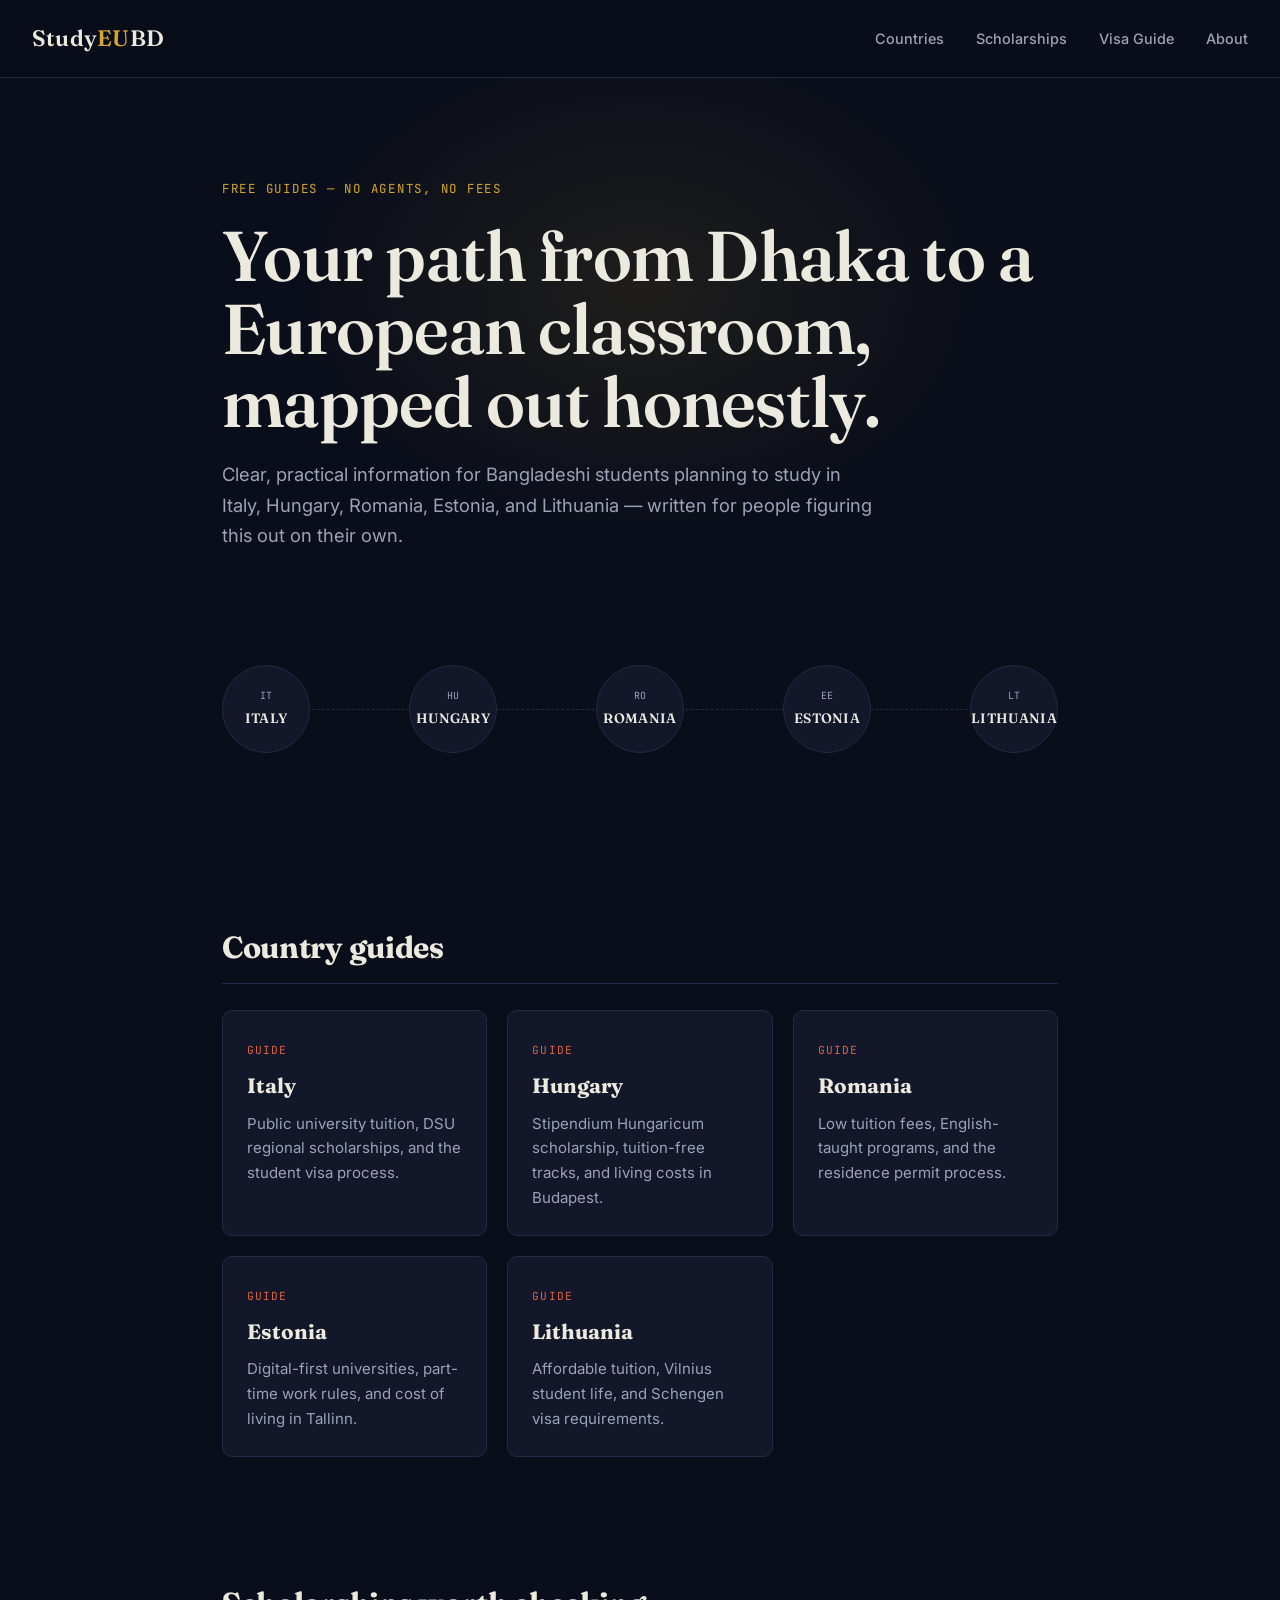
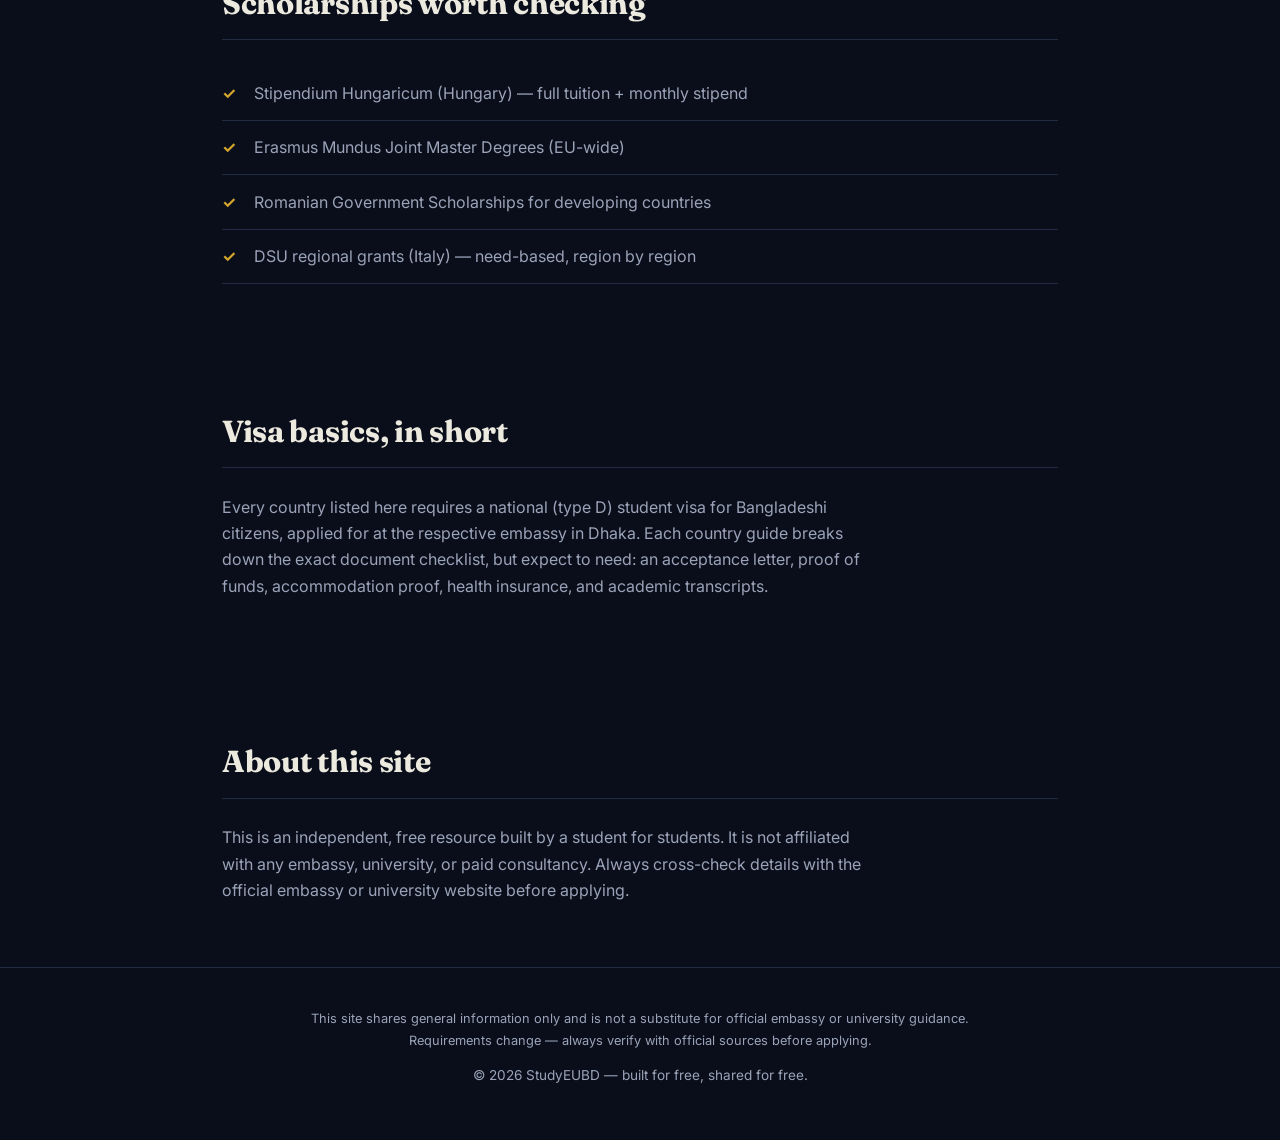
<file: index.html>
<!DOCTYPE html>
<html lang="en">
<head>
  <meta charset="UTF-8">
  <meta name="viewport" content="width=device-width, initial-scale=1.0">
  <title>Study in EU — Free Guides for Bangladeshi Students</title>
  <meta name="description" content="Free, honest guides for Bangladeshi students planning to study in Italy, Hungary, Romania, Estonia, and Lithuania — visas, scholarships, costs, and more.">
  <link rel="preconnect" href="https://fonts.googleapis.com">
  <link href="https://fonts.googleapis.com/css2?family=Fraunces:wght@500;600&family=Inter:wght@400;500&family=JetBrains+Mono:wght@500&display=swap" rel="stylesheet">
  <link rel="stylesheet" href="style.css">
</head>
<body>

  <header class="site-header">
    <a href="index.html" class="logo">Study<span>EU</span>BD</a>
    <nav>
      <a href="#countries">Countries</a>
      <a href="#scholarships">Scholarships</a>
      <a href="#visa">Visa Guide</a>
      <a href="#about">About</a>
    </nav>
  </header>

  <section class="hero">
    <span class="eyebrow">Free guides — no agents, no fees</span>
    <h1>Your path from Dhaka to a European classroom, mapped out honestly.</h1>
    <p>Clear, practical information for Bangladeshi students planning to study in Italy, Hungary, Romania, Estonia, and Lithuania — written for people figuring this out on their own.</p>
  </section>

  <div class="journey" id="countries">
    <div class="journey-track">
      <a href="countries/italy.html" class="stamp">IT<strong>Italy</strong></a>
      <a href="countries/hungary.html" class="stamp">HU<strong>Hungary</strong></a>
      <a href="countries/romania.html" class="stamp">RO<strong>Romania</strong></a>
      <a href="countries/estonia.html" class="stamp">EE<strong>Estonia</strong></a>
      <a href="countries/lithuania.html" class="stamp">LT<strong>Lithuania</strong></a>
    </div>
  </div>

  <section class="section">
    <h2>Country guides</h2>
    <div class="card-grid">
      <a href="countries/italy.html" class="card">
        <span class="tag">Guide</span>
        <h3>Italy</h3>
        <p>Public university tuition, DSU regional scholarships, and the student visa process.</p>
      </a>
      <a href="countries/hungary.html" class="card">
        <span class="tag">Guide</span>
        <h3>Hungary</h3>
        <p>Stipendium Hungaricum scholarship, tuition-free tracks, and living costs in Budapest.</p>
      </a>
      <a href="countries/romania.html" class="card">
        <span class="tag">Guide</span>
        <h3>Romania</h3>
        <p>Low tuition fees, English-taught programs, and the residence permit process.</p>
      </a>
      <a href="countries/estonia.html" class="card">
        <span class="tag">Guide</span>
        <h3>Estonia</h3>
        <p>Digital-first universities, part-time work rules, and cost of living in Tallinn.</p>
      </a>
      <a href="countries/lithuania.html" class="card">
        <span class="tag">Guide</span>
        <h3>Lithuania</h3>
        <p>Affordable tuition, Vilnius student life, and Schengen visa requirements.</p>
      </a>
    </div>
  </section>

  <section class="section" id="scholarships">
    <h2>Scholarships worth checking</h2>
    <ul class="checklist">
      <li>Stipendium Hungaricum (Hungary) — full tuition + monthly stipend</li>
      <li>Erasmus Mundus Joint Master Degrees (EU-wide)</li>
      <li>Romanian Government Scholarships for developing countries</li>
      <li>DSU regional grants (Italy) — need-based, region by region</li>
    </ul>
  </section>

  <section class="section" id="visa">
    <h2>Visa basics, in short</h2>
    <p style="color:var(--text-soft); max-width:65ch;">Every country listed here requires a national (type D) student visa for Bangladeshi citizens, applied for at the respective embassy in Dhaka. Each country guide breaks down the exact document checklist, but expect to need: an acceptance letter, proof of funds, accommodation proof, health insurance, and academic transcripts.</p>
  </section>

  <section class="section" id="about">
    <h2>About this site</h2>
    <p style="color:var(--text-soft); max-width:65ch;">This is an independent, free resource built by a student for students. It is not affiliated with any embassy, university, or paid consultancy. Always cross-check details with the official embassy or university website before applying.</p>
  </section>

  <footer>
    <p class="disclaimer">This site shares general information only and is not a substitute for official embassy or university guidance. Requirements change — always verify with official sources before applying.</p>
    <p>&copy; 2026 StudyEUBD — built for free, shared for free.</p>
  </footer>

  <script src="script.js"></script>
</body>
</html>
</file>
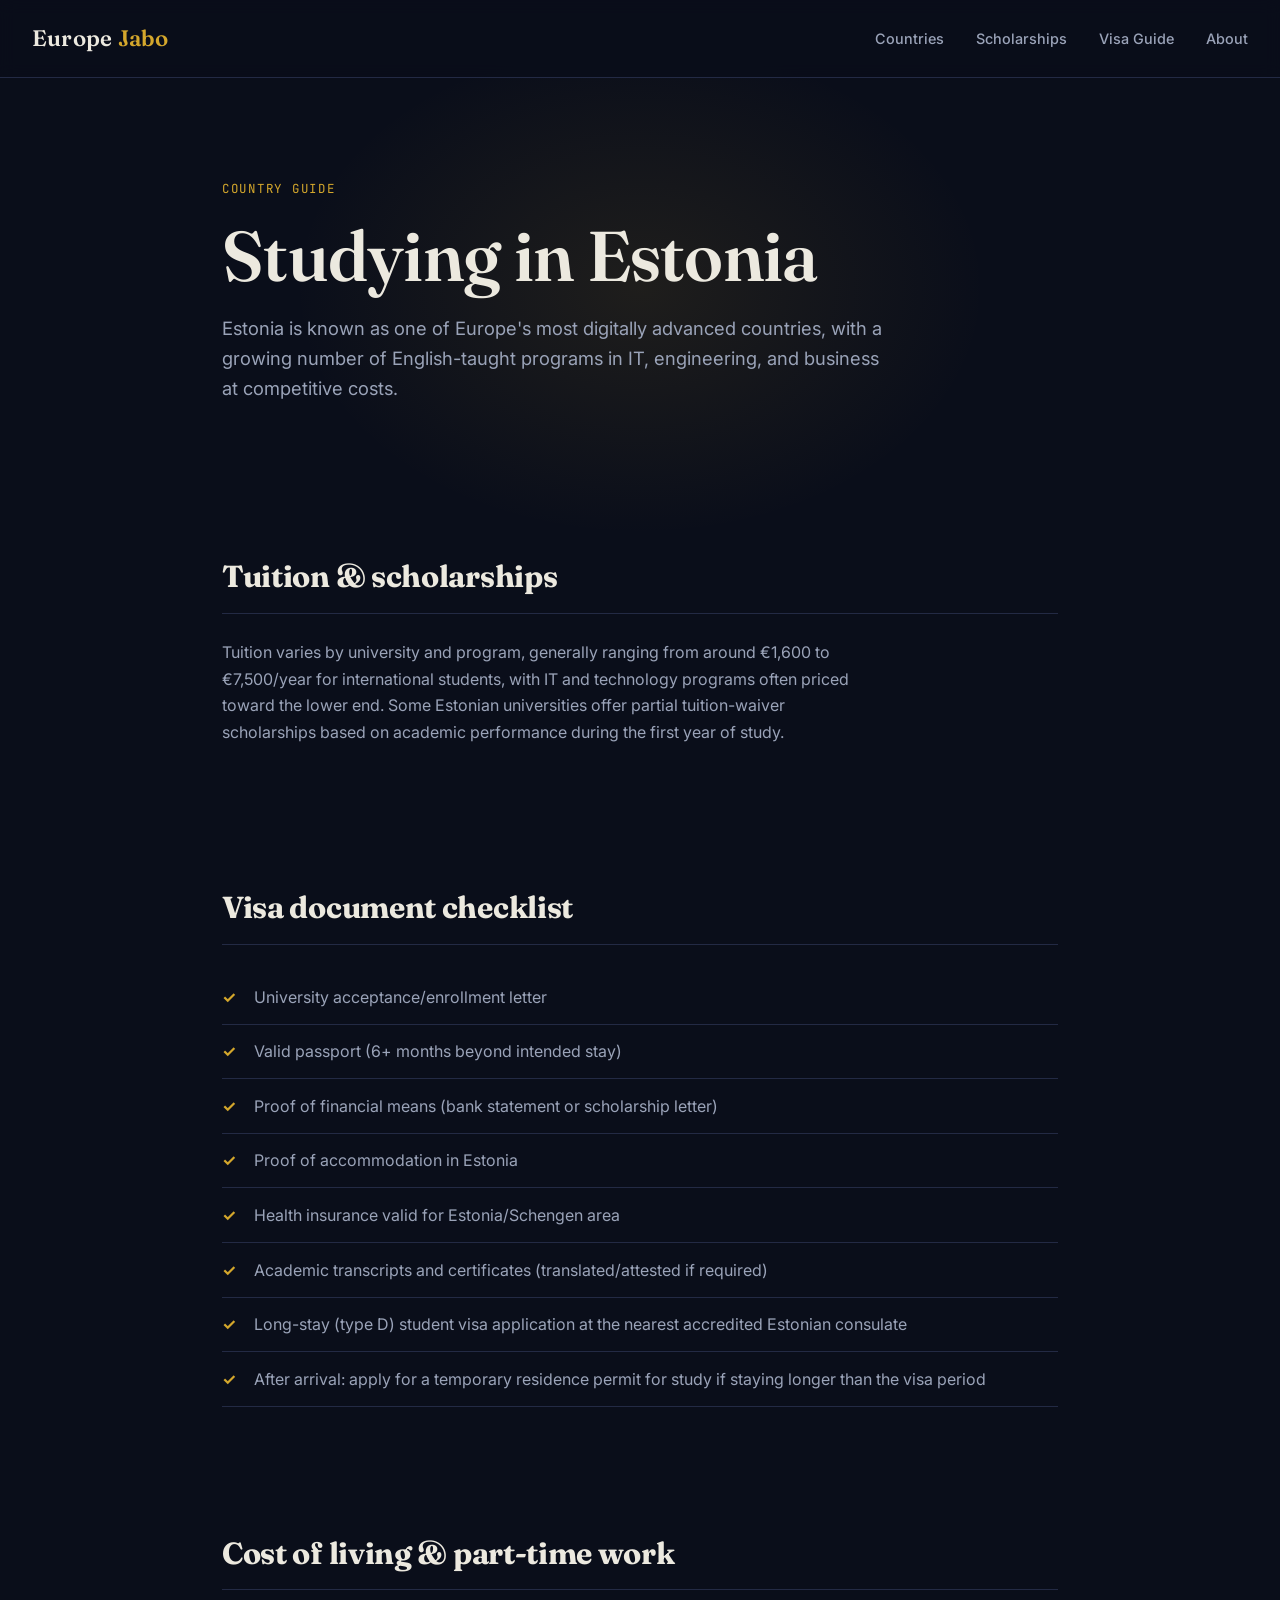
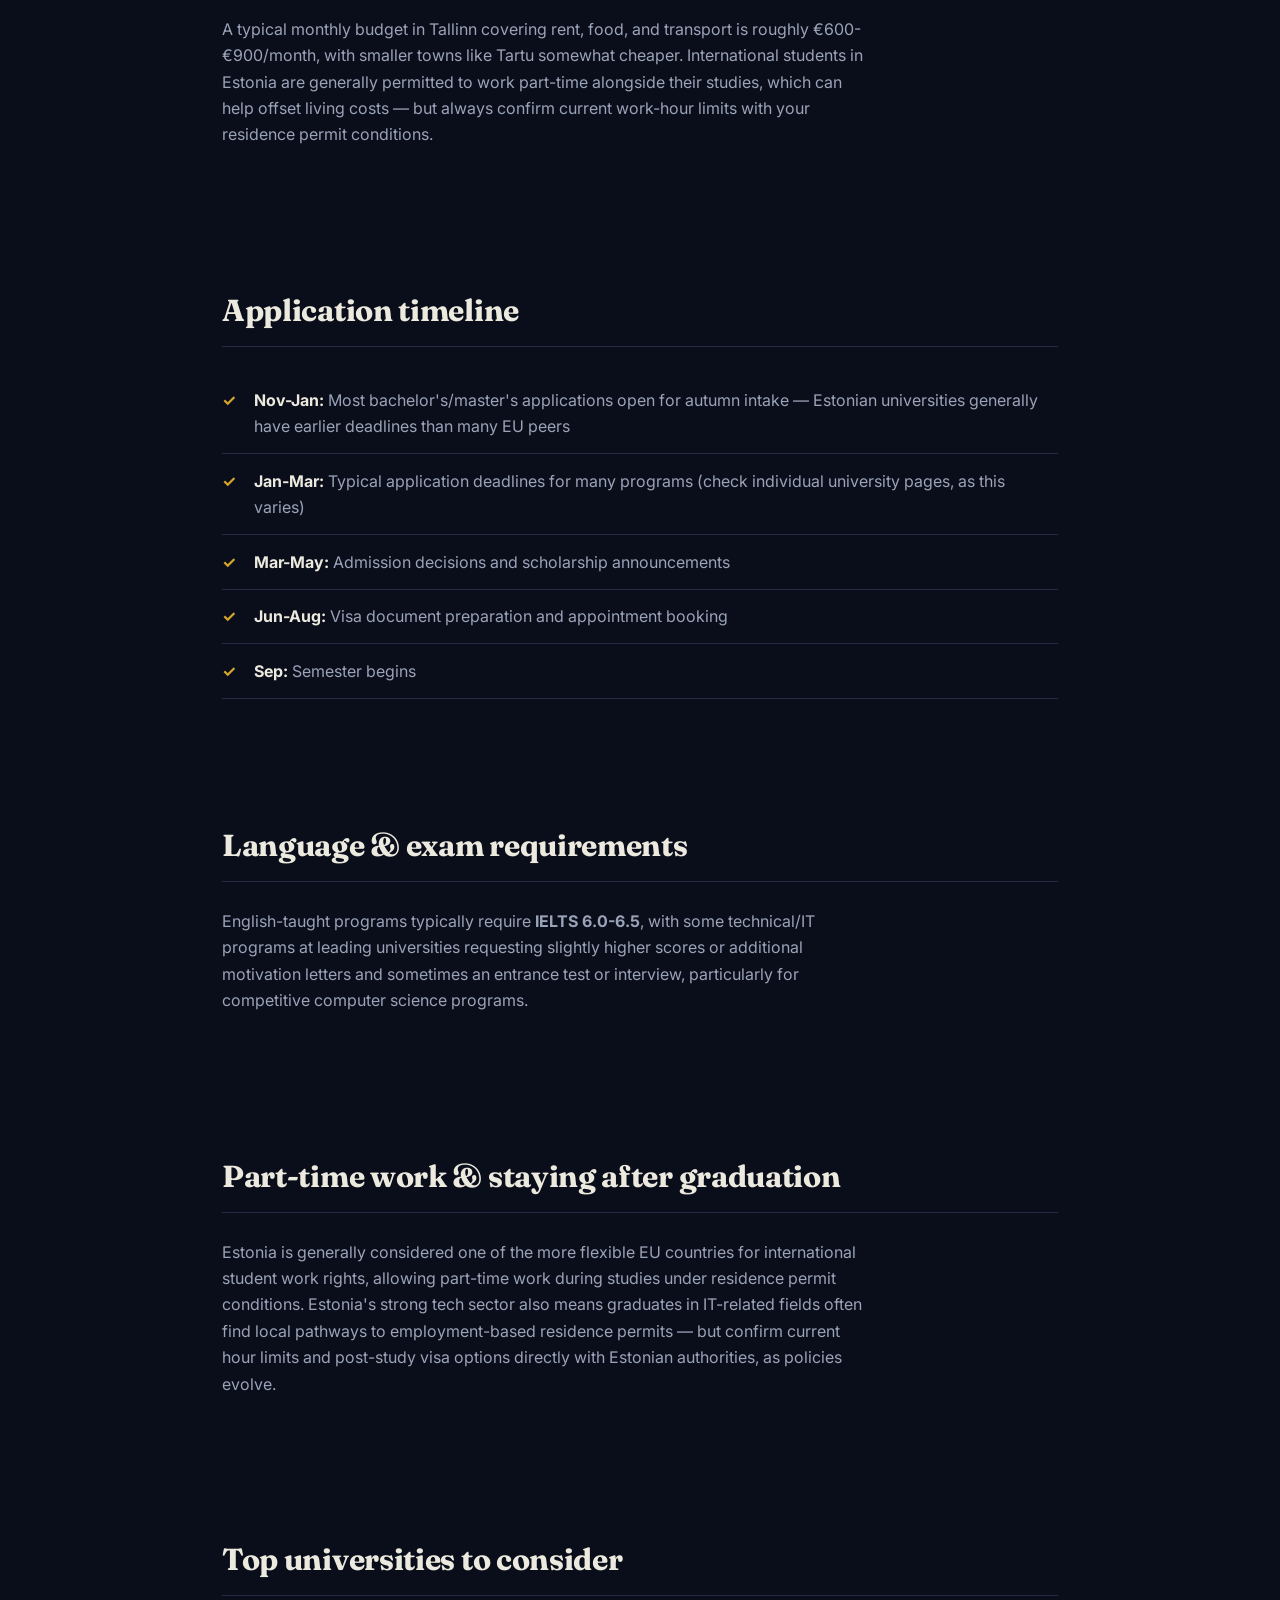
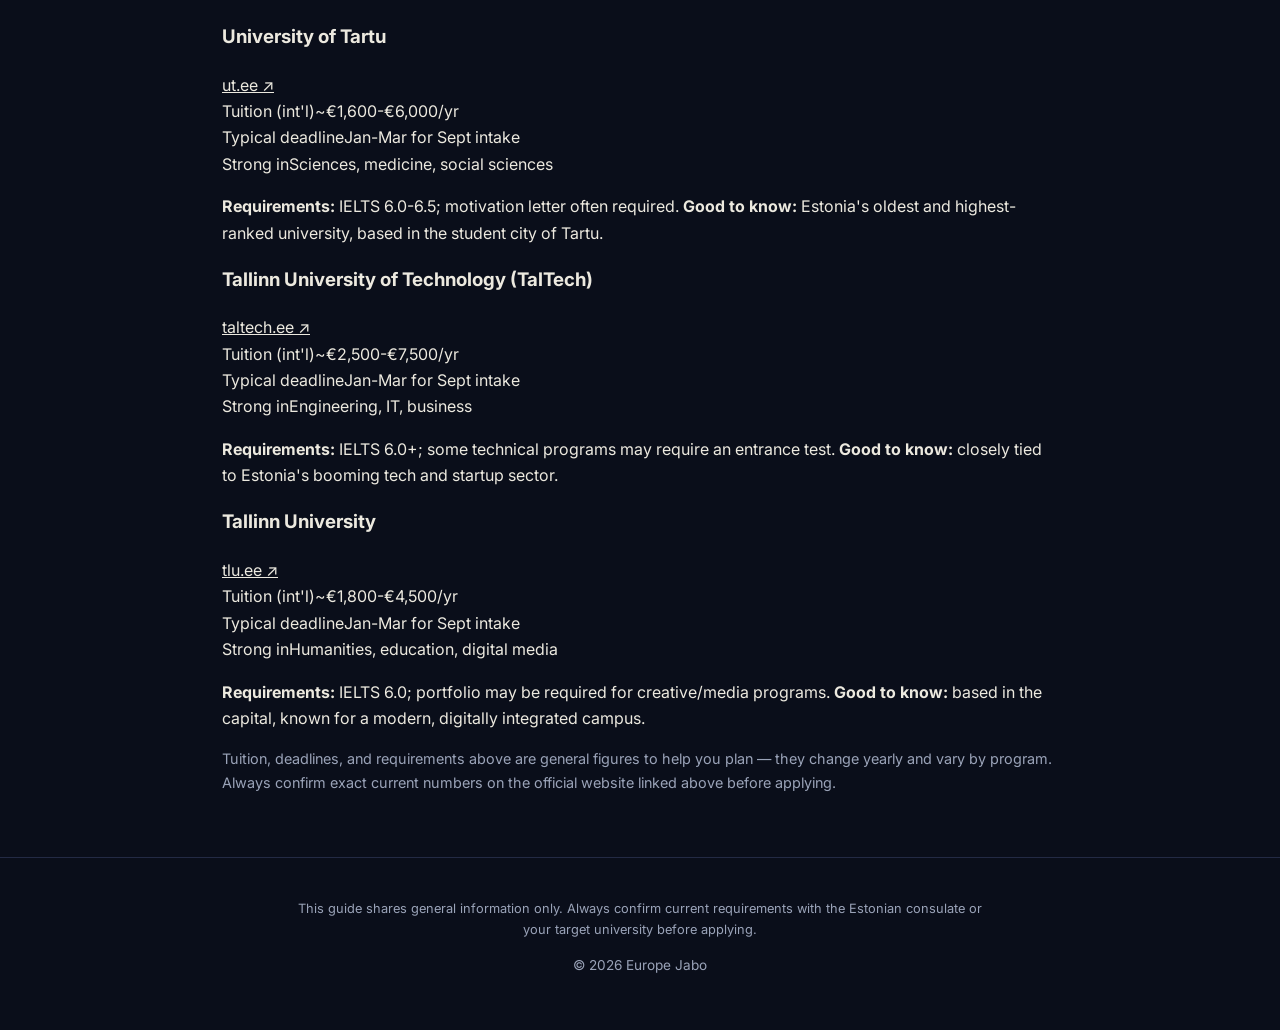
<file: countries/estonia.html>
<!DOCTYPE html>
<html lang="en">
<head>
  <meta charset="UTF-8">
  <meta name="viewport" content="width=device-width, initial-scale=1.0">
  <title>Study in Estonia — Guide for Bangladeshi Students</title>
  <meta name="description" content="Digital-first universities, part-time work rules, visa requirements, and cost of living in Estonia for Bangladeshi students.">
  <link rel="preconnect" href="https://fonts.googleapis.com">
  <link href="https://fonts.googleapis.com/css2?family=Fraunces:wght@500;600&family=Inter:wght@400;500&family=JetBrains+Mono:wght@500&display=swap" rel="stylesheet">
  <link rel="stylesheet" href="../style.css">
</head>
<body>

  <header class="site-header">
    <a href="../index.html" class="logo">Europe<span> Jabo</span></a>
    <nav>
      <a href="../index.html#countries">Countries</a>
      <a href="../index.html#scholarships">Scholarships</a>
      <a href="../index.html#visa">Visa Guide</a>
      <a href="../index.html#about">About</a>
    </nav>
  </header>

  <section class="hero">
    <span class="eyebrow">Country guide</span>
    <h1>Studying in Estonia</h1>
    <p>Estonia is known as one of Europe's most digitally advanced countries, with a growing number of English-taught programs in IT, engineering, and business at competitive costs.</p>
  </section>

  <section class="section">
    <h2>Tuition &amp; scholarships</h2>
    <p style="color:var(--text-soft); max-width:65ch;">
      Tuition varies by university and program, generally ranging from around €1,600 to €7,500/year for international students, with IT and technology programs often priced toward the lower end. Some Estonian universities offer partial tuition-waiver scholarships based on academic performance during the first year of study.
    </p>
  </section>

  <section class="section">
    <h2>Visa document checklist</h2>
    <ul class="checklist">
      <li>University acceptance/enrollment letter</li>
      <li>Valid passport (6+ months beyond intended stay)</li>
      <li>Proof of financial means (bank statement or scholarship letter)</li>
      <li>Proof of accommodation in Estonia</li>
      <li>Health insurance valid for Estonia/Schengen area</li>
      <li>Academic transcripts and certificates (translated/attested if required)</li>
      <li>Long-stay (type D) student visa application at the nearest accredited Estonian consulate</li>
      <li>After arrival: apply for a temporary residence permit for study if staying longer than the visa period</li>
    </ul>
  </section>

  <section class="section">
    <h2>Cost of living &amp; part-time work</h2>
    <p style="color:var(--text-soft); max-width:65ch;">
      A typical monthly budget in Tallinn covering rent, food, and transport is roughly €600-€900/month, with smaller towns like Tartu somewhat cheaper. International students in Estonia are generally permitted to work part-time alongside their studies, which can help offset living costs — but always confirm current work-hour limits with your residence permit conditions.
    </p>
  </section>

  <section class="section">
    <h2>Application timeline</h2>
    <ul class="checklist">
      <li><strong>Nov-Jan:</strong> Most bachelor's/master's applications open for autumn intake — Estonian universities generally have earlier deadlines than many EU peers</li>
      <li><strong>Jan-Mar:</strong> Typical application deadlines for many programs (check individual university pages, as this varies)</li>
      <li><strong>Mar-May:</strong> Admission decisions and scholarship announcements</li>
      <li><strong>Jun-Aug:</strong> Visa document preparation and appointment booking</li>
      <li><strong>Sep:</strong> Semester begins</li>
    </ul>
  </section>

  <section class="section">
    <h2>Language &amp; exam requirements</h2>
    <p style="color:var(--text-soft); max-width:65ch;">
      English-taught programs typically require <strong>IELTS 6.0-6.5</strong>, with some technical/IT programs at leading universities requesting slightly higher scores or additional motivation letters and sometimes an entrance test or interview, particularly for competitive computer science programs.
    </p>
  </section>

  <section class="section">
    <h2>Part-time work &amp; staying after graduation</h2>
    <p style="color:var(--text-soft); max-width:65ch;">
      Estonia is generally considered one of the more flexible EU countries for international student work rights, allowing part-time work during studies under residence permit conditions. Estonia's strong tech sector also means graduates in IT-related fields often find local pathways to employment-based residence permits — but confirm current hour limits and post-study visa options directly with Estonian authorities, as policies evolve.
    </p>
  </section>

  <section class="section">
    <h2>Top universities to consider</h2>

    <div class="uni-block">
      <div class="uni-head">
        <h3>University of Tartu</h3>
        <a href="https://www.ut.ee/en" class="uni-link" target="_blank" rel="noopener">ut.ee ↗</a>
      </div>
      <div class="uni-facts">
        <div class="fact"><span class="fact-label">Tuition (int'l)</span><span class="fact-value">~€1,600-€6,000/yr</span></div>
        <div class="fact"><span class="fact-label">Typical deadline</span><span class="fact-value">Jan-Mar for Sept intake</span></div>
        <div class="fact"><span class="fact-label">Strong in</span><span class="fact-value">Sciences, medicine, social sciences</span></div>
      </div>
      <p class="uni-note"><strong>Requirements:</strong> IELTS 6.0-6.5; motivation letter often required. <strong>Good to know:</strong> Estonia's oldest and highest-ranked university, based in the student city of Tartu.</p>
    </div>

    <div class="uni-block">
      <div class="uni-head">
        <h3>Tallinn University of Technology (TalTech)</h3>
        <a href="https://taltech.ee/en" class="uni-link" target="_blank" rel="noopener">taltech.ee ↗</a>
      </div>
      <div class="uni-facts">
        <div class="fact"><span class="fact-label">Tuition (int'l)</span><span class="fact-value">~€2,500-€7,500/yr</span></div>
        <div class="fact"><span class="fact-label">Typical deadline</span><span class="fact-value">Jan-Mar for Sept intake</span></div>
        <div class="fact"><span class="fact-label">Strong in</span><span class="fact-value">Engineering, IT, business</span></div>
      </div>
      <p class="uni-note"><strong>Requirements:</strong> IELTS 6.0+; some technical programs may require an entrance test. <strong>Good to know:</strong> closely tied to Estonia's booming tech and startup sector.</p>
    </div>

    <div class="uni-block">
      <div class="uni-head">
        <h3>Tallinn University</h3>
        <a href="https://www.tlu.ee/en" class="uni-link" target="_blank" rel="noopener">tlu.ee ↗</a>
      </div>
      <div class="uni-facts">
        <div class="fact"><span class="fact-label">Tuition (int'l)</span><span class="fact-value">~€1,800-€4,500/yr</span></div>
        <div class="fact"><span class="fact-label">Typical deadline</span><span class="fact-value">Jan-Mar for Sept intake</span></div>
        <div class="fact"><span class="fact-label">Strong in</span><span class="fact-value">Humanities, education, digital media</span></div>
      </div>
      <p class="uni-note"><strong>Requirements:</strong> IELTS 6.0; portfolio may be required for creative/media programs. <strong>Good to know:</strong> based in the capital, known for a modern, digitally integrated campus.</p>
    </div>

    <p style="color:var(--text-soft); font-size:0.9rem; margin-top:1rem;">Tuition, deadlines, and requirements above are general figures to help you plan — they change yearly and vary by program. Always confirm exact current numbers on the official website linked above before applying.</p>
  </section>

  <footer>
    <p class="disclaimer">This guide shares general information only. Always confirm current requirements with the Estonian consulate or your target university before applying.</p>
    <p>&copy; 2026 Europe Jabo</p>
  </footer>

  <script src="../script.js"></script>
</body>
</html>
</file>
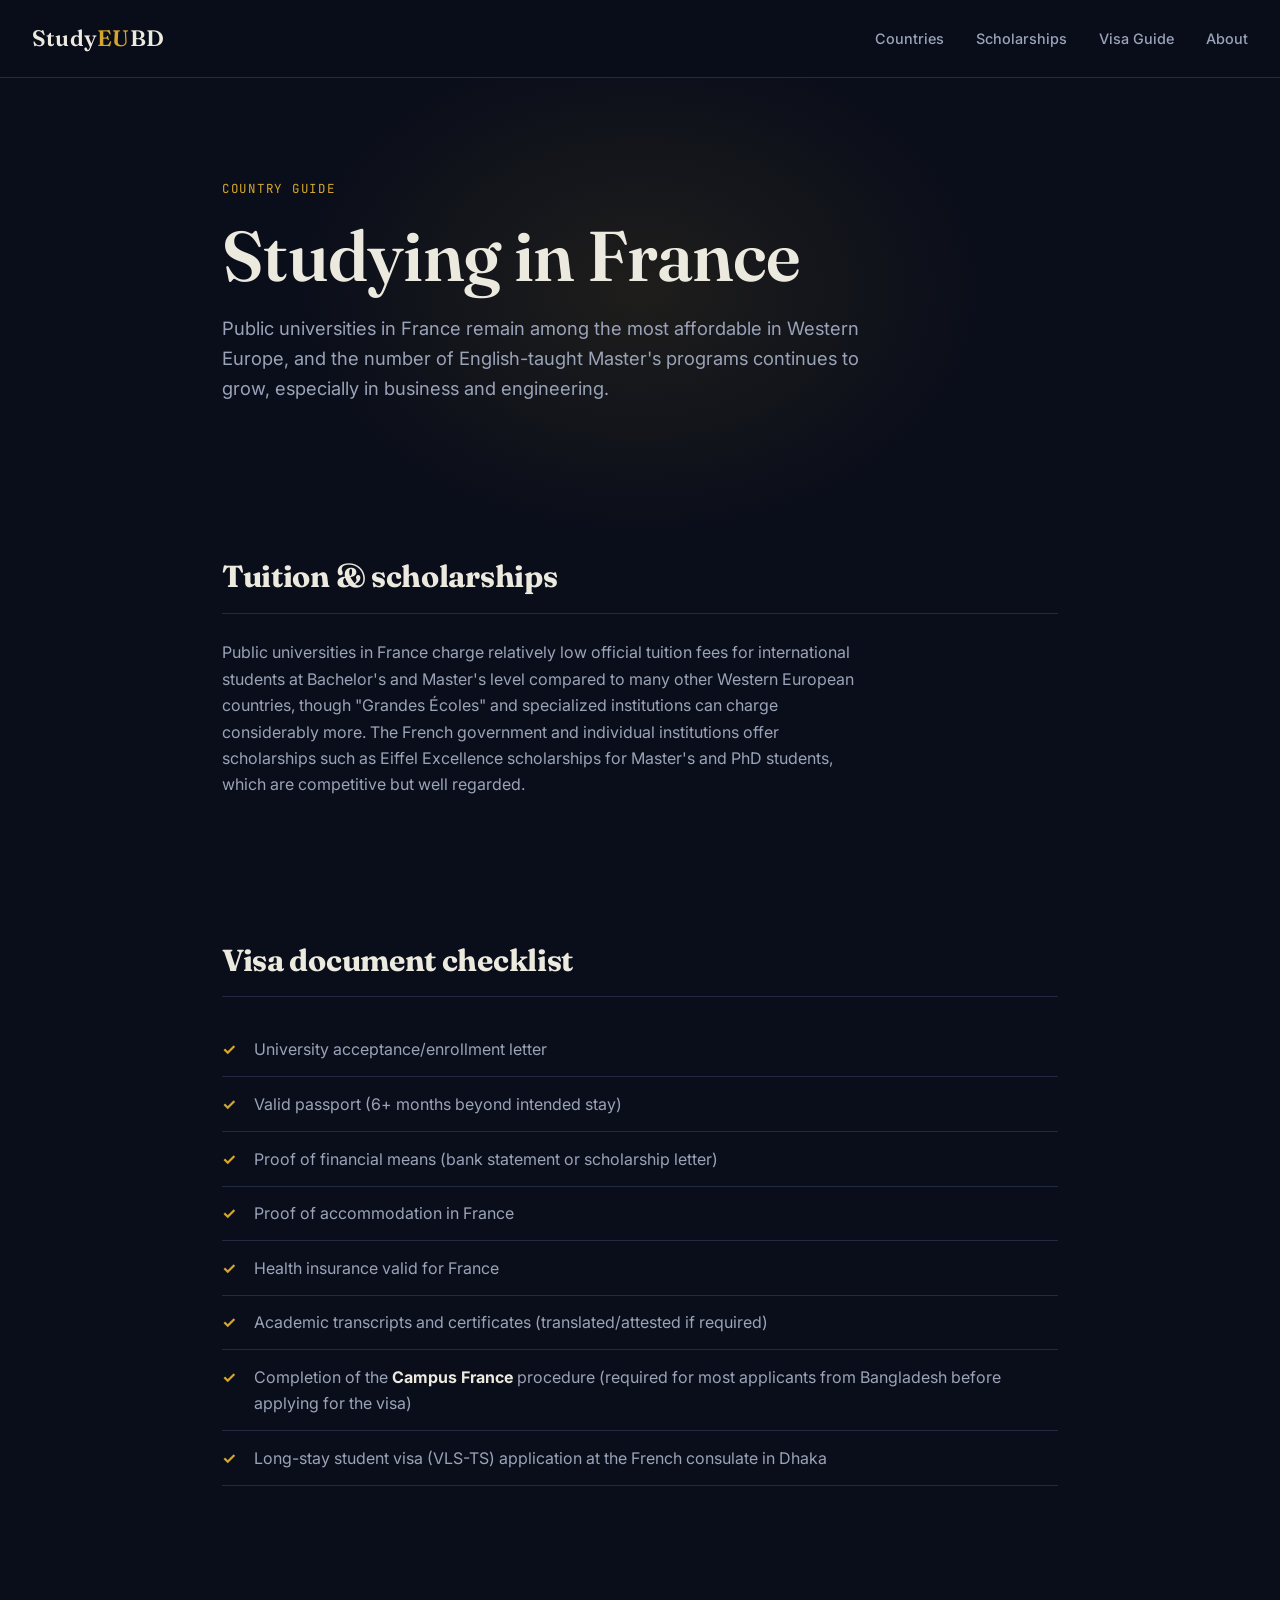
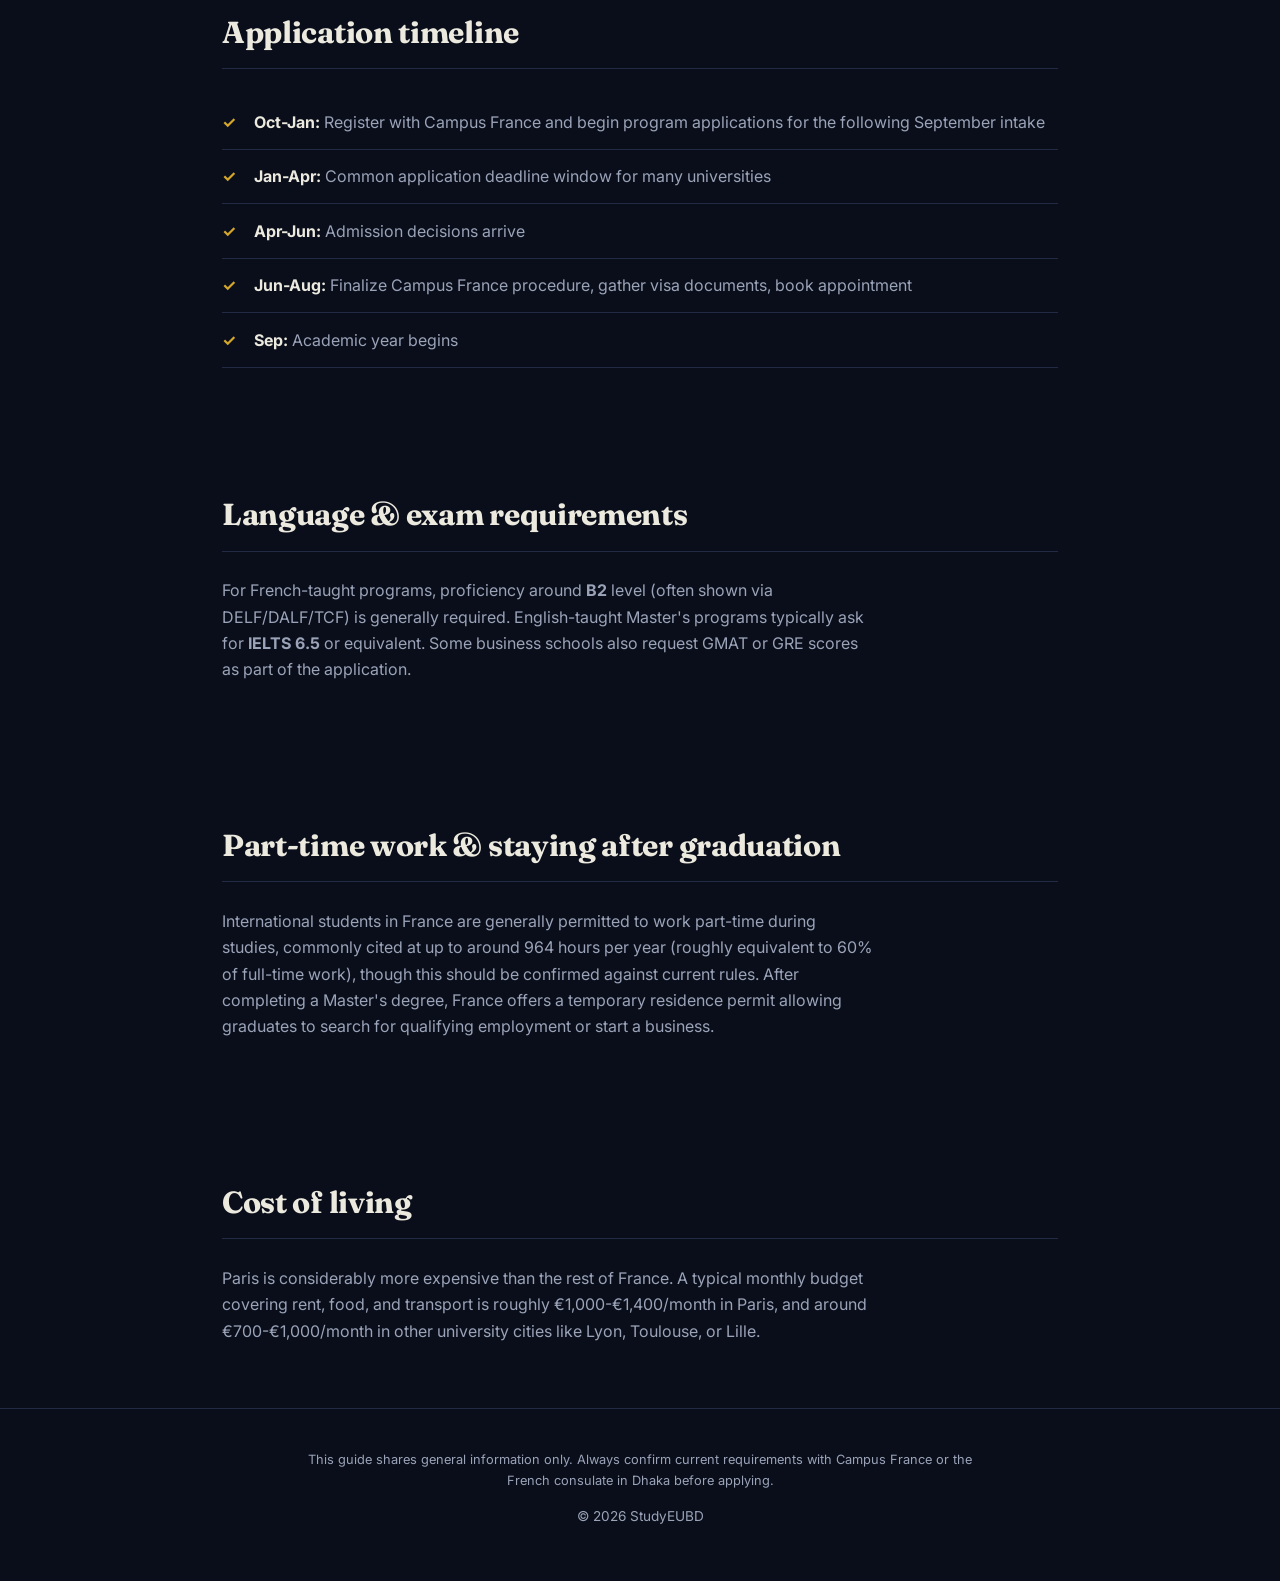
<file: countries/france.html>
<!DOCTYPE html>
<html lang="en">
<head>
  <meta charset="UTF-8">
  <meta name="viewport" content="width=device-width, initial-scale=1.0">
  <title>Study in France — Guide for Bangladeshi Students</title>
  <meta name="description" content="Low public university tuition, Campus France procedure, visa requirements, and cost of living in France for Bangladeshi students.">
  <link rel="preconnect" href="https://fonts.googleapis.com">
  <link href="https://fonts.googleapis.com/css2?family=Fraunces:wght@500;600&family=Inter:wght@400;500&family=JetBrains+Mono:wght@500&display=swap" rel="stylesheet">
  <link rel="stylesheet" href="../style.css">
</head>
<body>

  <header class="site-header">
    <a href="../index.html" class="logo">Study<span>EU</span>BD</a>
    <nav>
      <a href="../index.html#countries">Countries</a>
      <a href="../index.html#scholarships">Scholarships</a>
      <a href="../index.html#visa">Visa Guide</a>
      <a href="../index.html#about">About</a>
    </nav>
  </header>

  <section class="hero">
    <span class="eyebrow">Country guide</span>
    <h1>Studying in France</h1>
    <p>Public universities in France remain among the most affordable in Western Europe, and the number of English-taught Master's programs continues to grow, especially in business and engineering.</p>
  </section>

  <section class="section">
    <h2>Tuition &amp; scholarships</h2>
    <p style="color:var(--text-soft); max-width:65ch;">
      Public universities in France charge relatively low official tuition fees for international students at Bachelor's and Master's level compared to many other Western European countries, though "Grandes Écoles" and specialized institutions can charge considerably more. The French government and individual institutions offer scholarships such as Eiffel Excellence scholarships for Master's and PhD students, which are competitive but well regarded.
    </p>
  </section>

  <section class="section">
    <h2>Visa document checklist</h2>
    <ul class="checklist">
      <li>University acceptance/enrollment letter</li>
      <li>Valid passport (6+ months beyond intended stay)</li>
      <li>Proof of financial means (bank statement or scholarship letter)</li>
      <li>Proof of accommodation in France</li>
      <li>Health insurance valid for France</li>
      <li>Academic transcripts and certificates (translated/attested if required)</li>
      <li>Completion of the <strong>Campus France</strong> procedure (required for most applicants from Bangladesh before applying for the visa)</li>
      <li>Long-stay student visa (VLS-TS) application at the French consulate in Dhaka</li>
    </ul>
  </section>

  <section class="section">
    <h2>Application timeline</h2>
    <ul class="checklist">
      <li><strong>Oct-Jan:</strong> Register with Campus France and begin program applications for the following September intake</li>
      <li><strong>Jan-Apr:</strong> Common application deadline window for many universities</li>
      <li><strong>Apr-Jun:</strong> Admission decisions arrive</li>
      <li><strong>Jun-Aug:</strong> Finalize Campus France procedure, gather visa documents, book appointment</li>
      <li><strong>Sep:</strong> Academic year begins</li>
    </ul>
  </section>

  <section class="section">
    <h2>Language &amp; exam requirements</h2>
    <p style="color:var(--text-soft); max-width:65ch;">
      For French-taught programs, proficiency around <strong>B2</strong> level (often shown via DELF/DALF/TCF) is generally required. English-taught Master's programs typically ask for <strong>IELTS 6.5</strong> or equivalent. Some business schools also request GMAT or GRE scores as part of the application.
    </p>
  </section>

  <section class="section">
    <h2>Part-time work &amp; staying after graduation</h2>
    <p style="color:var(--text-soft); max-width:65ch;">
      International students in France are generally permitted to work part-time during studies, commonly cited at up to around 964 hours per year (roughly equivalent to 60% of full-time work), though this should be confirmed against current rules. After completing a Master's degree, France offers a temporary residence permit allowing graduates to search for qualifying employment or start a business.
    </p>
  </section>

  <section class="section">
    <h2>Cost of living</h2>
    <p style="color:var(--text-soft); max-width:65ch;">
      Paris is considerably more expensive than the rest of France. A typical monthly budget covering rent, food, and transport is roughly €1,000-€1,400/month in Paris, and around €700-€1,000/month in other university cities like Lyon, Toulouse, or Lille.
    </p>
  </section>

  <footer>
    <p class="disclaimer">This guide shares general information only. Always confirm current requirements with Campus France or the French consulate in Dhaka before applying.</p>
    <p>&copy; 2026 StudyEUBD</p>
  </footer>

  <script src="../script.js"></script>
</body>
</html>
</file>
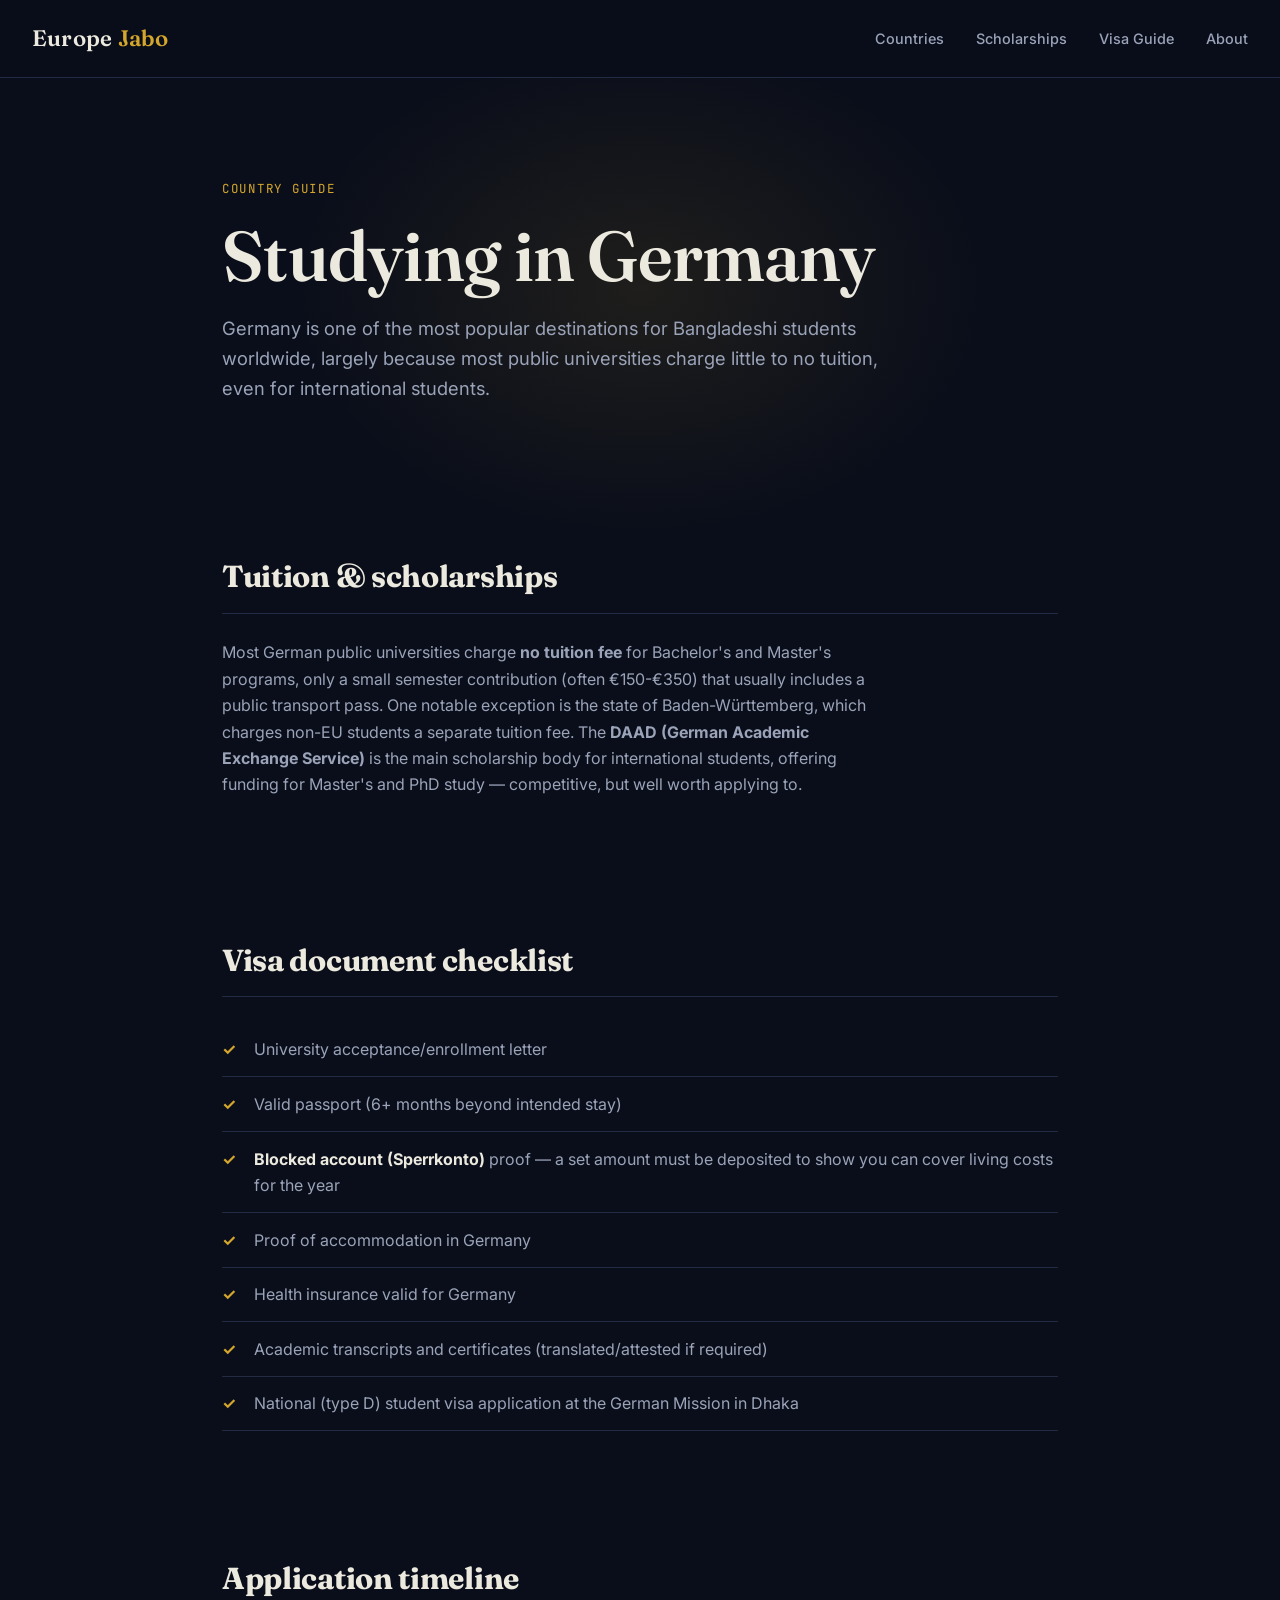
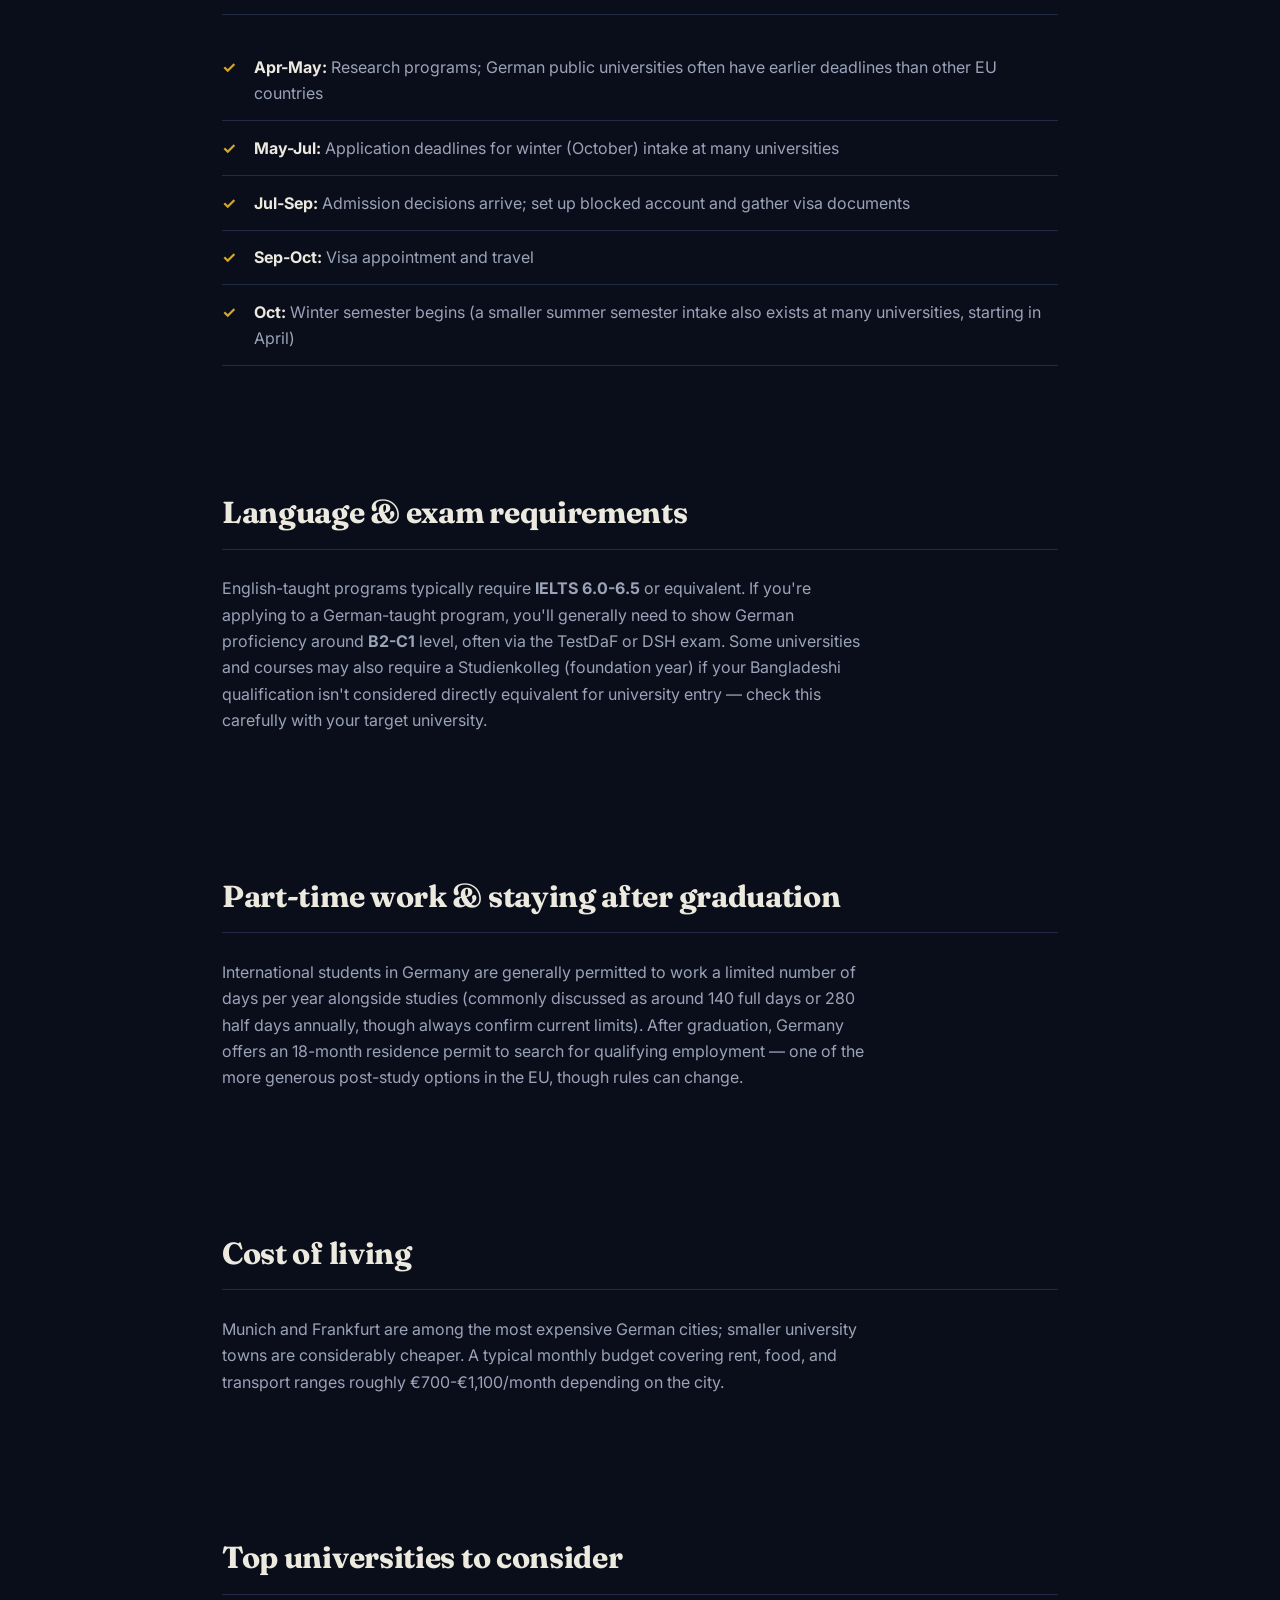
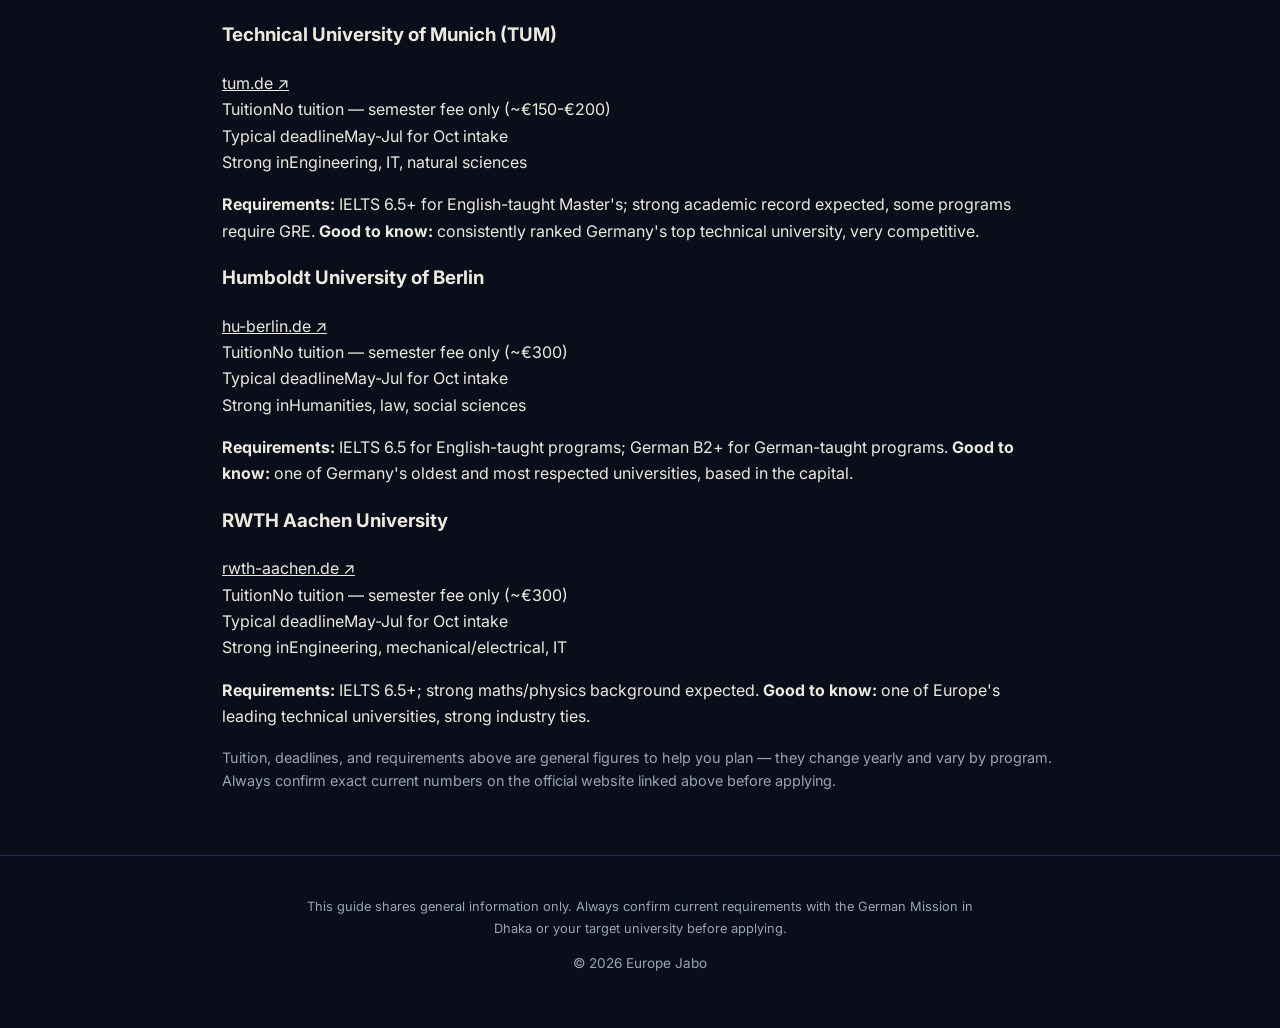
<file: countries/germany.html>
<!DOCTYPE html>
<html lang="en">
<head>
  <meta charset="UTF-8">
  <meta name="viewport" content="width=device-width, initial-scale=1.0">
  <title>Study in Germany — Guide for Bangladeshi Students</title>
  <meta name="description" content="Tuition-free public universities, DAAD scholarships, blocked account visa requirements, and cost of living in Germany for Bangladeshi students.">
  <link rel="preconnect" href="https://fonts.googleapis.com">
  <link href="https://fonts.googleapis.com/css2?family=Fraunces:wght@500;600&family=Inter:wght@400;500&family=JetBrains+Mono:wght@500&display=swap" rel="stylesheet">
  <link rel="stylesheet" href="../style.css">
</head>
<body>

  <header class="site-header">
    <a href="../index.html" class="logo">Europe<span> Jabo</span></a>
    <nav>
      <a href="../index.html#countries">Countries</a>
      <a href="../index.html#scholarships">Scholarships</a>
      <a href="../index.html#visa">Visa Guide</a>
      <a href="../index.html#about">About</a>
    </nav>
  </header>

  <section class="hero">
    <span class="eyebrow">Country guide</span>
    <h1>Studying in Germany</h1>
    <p>Germany is one of the most popular destinations for Bangladeshi students worldwide, largely because most public universities charge little to no tuition, even for international students.</p>
  </section>

  <section class="section">
    <h2>Tuition &amp; scholarships</h2>
    <p style="color:var(--text-soft); max-width:65ch;">
      Most German public universities charge <strong>no tuition fee</strong> for Bachelor's and Master's programs, only a small semester contribution (often €150-€350) that usually includes a public transport pass. One notable exception is the state of Baden-Württemberg, which charges non-EU students a separate tuition fee. The <strong>DAAD (German Academic Exchange Service)</strong> is the main scholarship body for international students, offering funding for Master's and PhD study — competitive, but well worth applying to.
    </p>
  </section>

  <section class="section">
    <h2>Visa document checklist</h2>
    <ul class="checklist">
      <li>University acceptance/enrollment letter</li>
      <li>Valid passport (6+ months beyond intended stay)</li>
      <li><strong>Blocked account (Sperrkonto)</strong> proof — a set amount must be deposited to show you can cover living costs for the year</li>
      <li>Proof of accommodation in Germany</li>
      <li>Health insurance valid for Germany</li>
      <li>Academic transcripts and certificates (translated/attested if required)</li>
      <li>National (type D) student visa application at the German Mission in Dhaka</li>
    </ul>
  </section>

  <section class="section">
    <h2>Application timeline</h2>
    <ul class="checklist">
      <li><strong>Apr-May:</strong> Research programs; German public universities often have earlier deadlines than other EU countries</li>
      <li><strong>May-Jul:</strong> Application deadlines for winter (October) intake at many universities</li>
      <li><strong>Jul-Sep:</strong> Admission decisions arrive; set up blocked account and gather visa documents</li>
      <li><strong>Sep-Oct:</strong> Visa appointment and travel</li>
      <li><strong>Oct:</strong> Winter semester begins (a smaller summer semester intake also exists at many universities, starting in April)</li>
    </ul>
  </section>

  <section class="section">
    <h2>Language &amp; exam requirements</h2>
    <p style="color:var(--text-soft); max-width:65ch;">
      English-taught programs typically require <strong>IELTS 6.0-6.5</strong> or equivalent. If you're applying to a German-taught program, you'll generally need to show German proficiency around <strong>B2-C1</strong> level, often via the TestDaF or DSH exam. Some universities and courses may also require a Studienkolleg (foundation year) if your Bangladeshi qualification isn't considered directly equivalent for university entry — check this carefully with your target university.
    </p>
  </section>

  <section class="section">
    <h2>Part-time work &amp; staying after graduation</h2>
    <p style="color:var(--text-soft); max-width:65ch;">
      International students in Germany are generally permitted to work a limited number of days per year alongside studies (commonly discussed as around 140 full days or 280 half days annually, though always confirm current limits). After graduation, Germany offers an 18-month residence permit to search for qualifying employment — one of the more generous post-study options in the EU, though rules can change.
    </p>
  </section>

  <section class="section">
    <h2>Cost of living</h2>
    <p style="color:var(--text-soft); max-width:65ch;">
      Munich and Frankfurt are among the most expensive German cities; smaller university towns are considerably cheaper. A typical monthly budget covering rent, food, and transport ranges roughly €700-€1,100/month depending on the city.
    </p>
  </section>

  <section class="section">
    <h2>Top universities to consider</h2>

    <div class="uni-block">
      <div class="uni-head">
        <h3>Technical University of Munich (TUM)</h3>
        <a href="https://www.tum.de/en/" class="uni-link" target="_blank" rel="noopener">tum.de ↗</a>
      </div>
      <div class="uni-facts">
        <div class="fact"><span class="fact-label">Tuition</span><span class="fact-value">No tuition — semester fee only (~€150-€200)</span></div>
        <div class="fact"><span class="fact-label">Typical deadline</span><span class="fact-value">May-Jul for Oct intake</span></div>
        <div class="fact"><span class="fact-label">Strong in</span><span class="fact-value">Engineering, IT, natural sciences</span></div>
      </div>
      <p class="uni-note"><strong>Requirements:</strong> IELTS 6.5+ for English-taught Master's; strong academic record expected, some programs require GRE. <strong>Good to know:</strong> consistently ranked Germany's top technical university, very competitive.</p>
    </div>

    <div class="uni-block">
      <div class="uni-head">
        <h3>Humboldt University of Berlin</h3>
        <a href="https://www.hu-berlin.de/en" class="uni-link" target="_blank" rel="noopener">hu-berlin.de ↗</a>
      </div>
      <div class="uni-facts">
        <div class="fact"><span class="fact-label">Tuition</span><span class="fact-value">No tuition — semester fee only (~€300)</span></div>
        <div class="fact"><span class="fact-label">Typical deadline</span><span class="fact-value">May-Jul for Oct intake</span></div>
        <div class="fact"><span class="fact-label">Strong in</span><span class="fact-value">Humanities, law, social sciences</span></div>
      </div>
      <p class="uni-note"><strong>Requirements:</strong> IELTS 6.5 for English-taught programs; German B2+ for German-taught programs. <strong>Good to know:</strong> one of Germany's oldest and most respected universities, based in the capital.</p>
    </div>

    <div class="uni-block">
      <div class="uni-head">
        <h3>RWTH Aachen University</h3>
        <a href="https://www.rwth-aachen.de/go/id/a/?lidx=1" class="uni-link" target="_blank" rel="noopener">rwth-aachen.de ↗</a>
      </div>
      <div class="uni-facts">
        <div class="fact"><span class="fact-label">Tuition</span><span class="fact-value">No tuition — semester fee only (~€300)</span></div>
        <div class="fact"><span class="fact-label">Typical deadline</span><span class="fact-value">May-Jul for Oct intake</span></div>
        <div class="fact"><span class="fact-label">Strong in</span><span class="fact-value">Engineering, mechanical/electrical, IT</span></div>
      </div>
      <p class="uni-note"><strong>Requirements:</strong> IELTS 6.5+; strong maths/physics background expected. <strong>Good to know:</strong> one of Europe's leading technical universities, strong industry ties.</p>
    </div>

    <p style="color:var(--text-soft); font-size:0.9rem; margin-top:1rem;">Tuition, deadlines, and requirements above are general figures to help you plan — they change yearly and vary by program. Always confirm exact current numbers on the official website linked above before applying.</p>
  </section>

  <footer>
    <p class="disclaimer">This guide shares general information only. Always confirm current requirements with the German Mission in Dhaka or your target university before applying.</p>
    <p>&copy; 2026 Europe Jabo</p>
  </footer>

  <script src="../script.js"></script>
</body>
</html>
</file>
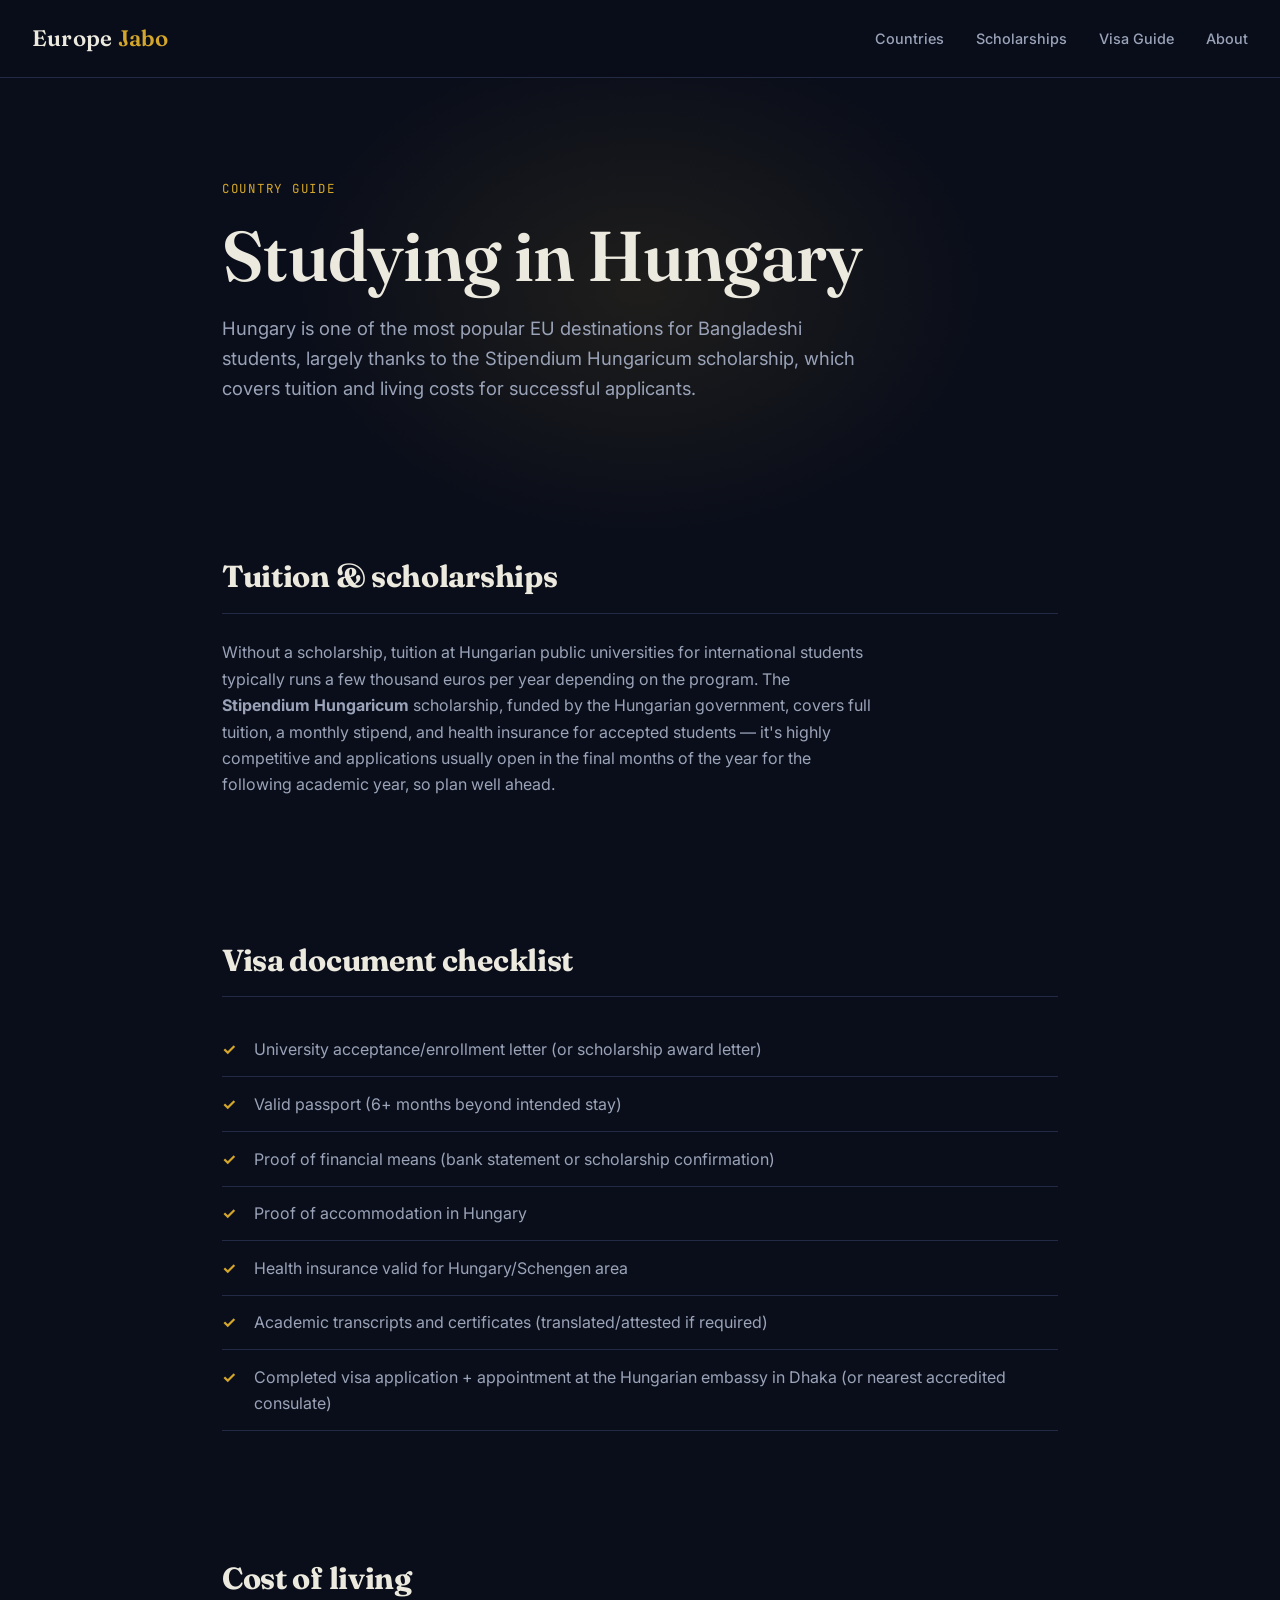
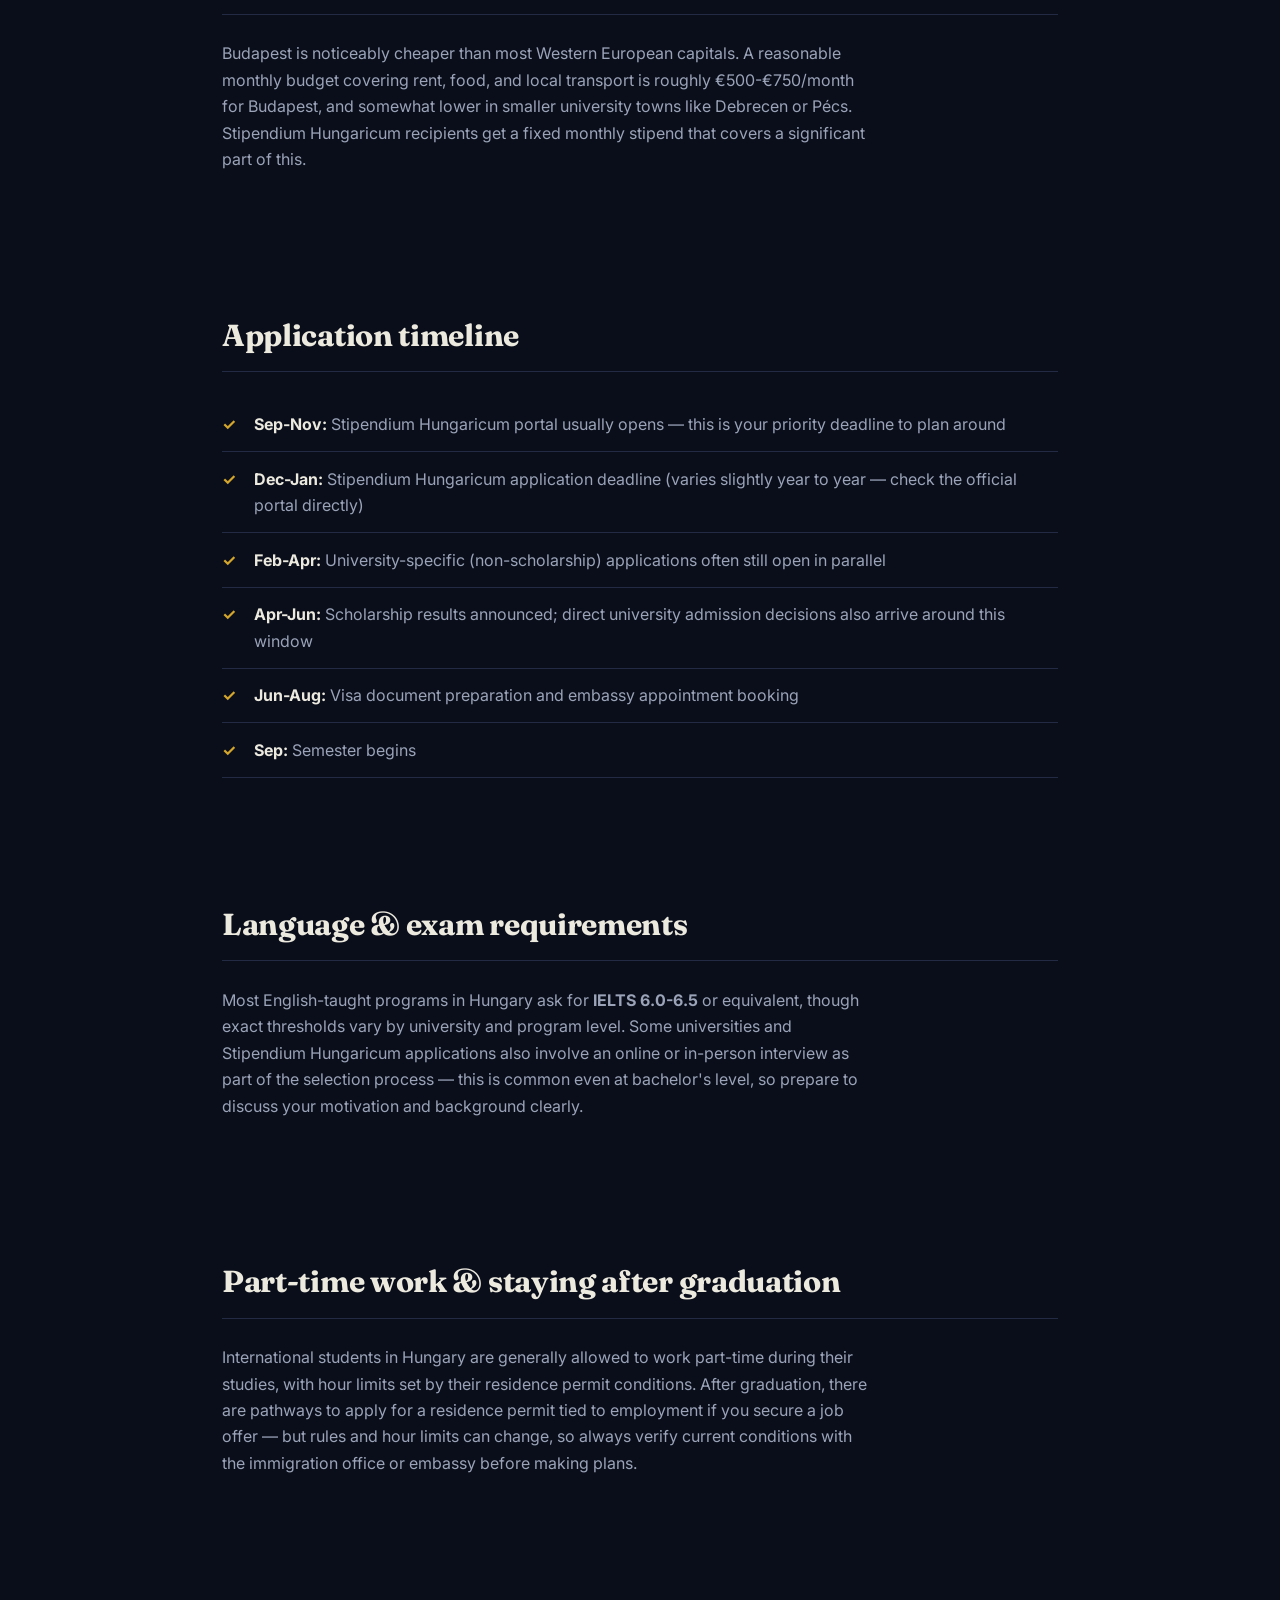
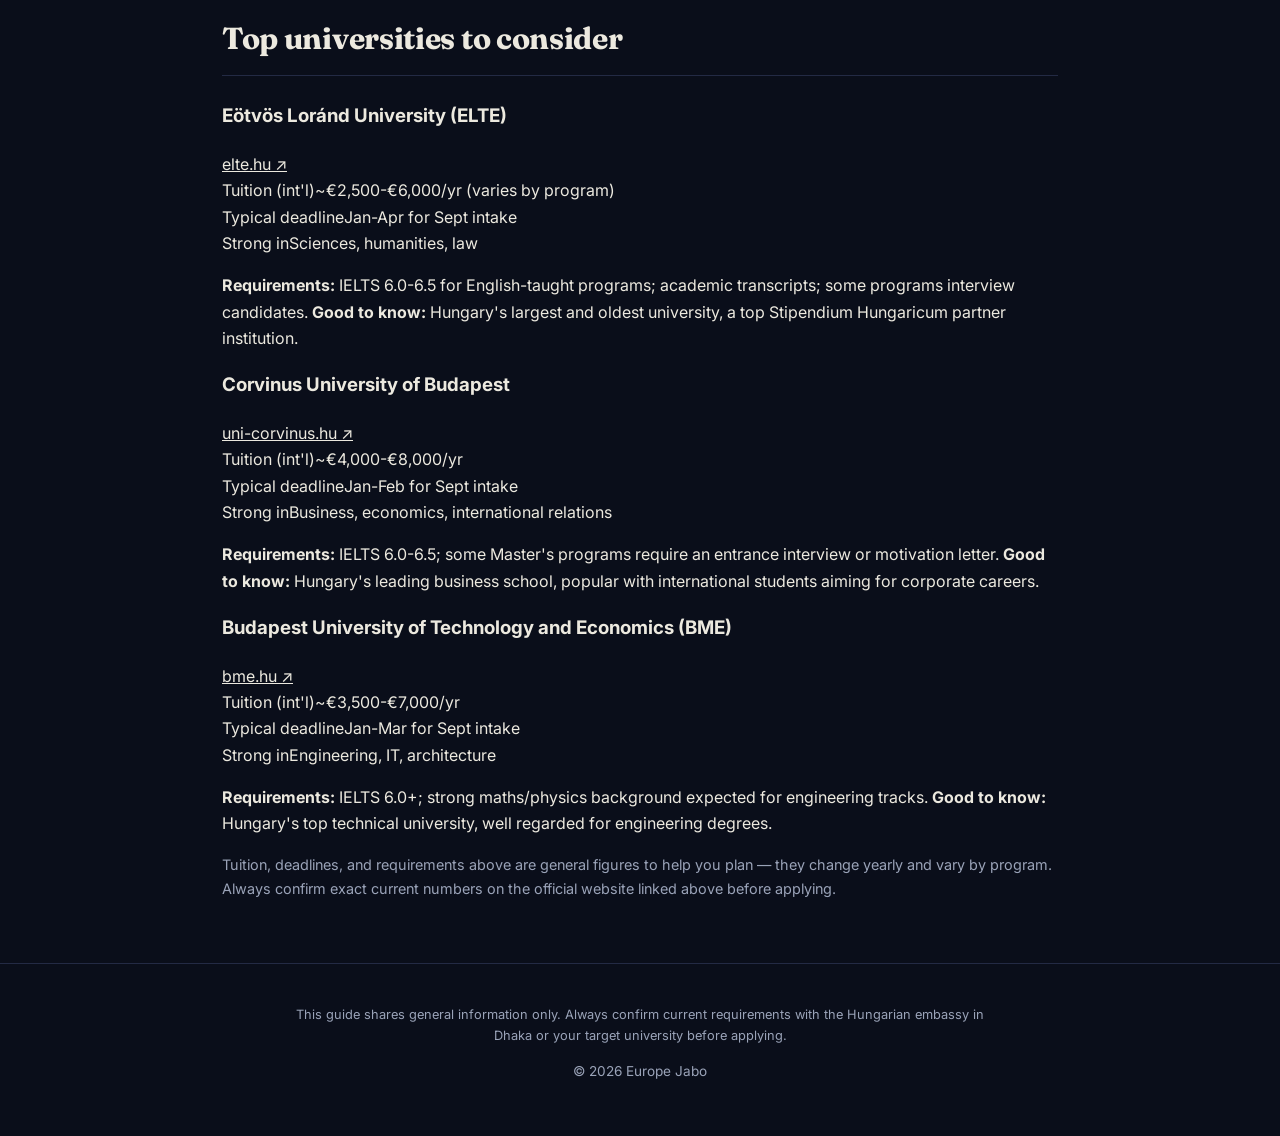
<file: countries/hungary.html>
<!DOCTYPE html>
<html lang="en">
<head>
  <meta charset="UTF-8">
  <meta name="viewport" content="width=device-width, initial-scale=1.0">
  <title>Study in Hungary — Guide for Bangladeshi Students</title>
  <meta name="description" content="Stipendium Hungaricum scholarship, tuition-free tracks, visa requirements, and cost of living in Hungary for Bangladeshi students.">
  <link rel="preconnect" href="https://fonts.googleapis.com">
  <link href="https://fonts.googleapis.com/css2?family=Fraunces:wght@500;600&family=Inter:wght@400;500&family=JetBrains+Mono:wght@500&display=swap" rel="stylesheet">
  <link rel="stylesheet" href="../style.css">
</head>
<body>

  <header class="site-header">
    <a href="../index.html" class="logo">Europe<span> Jabo</span></a>
    <nav>
      <a href="../index.html#countries">Countries</a>
      <a href="../index.html#scholarships">Scholarships</a>
      <a href="../index.html#visa">Visa Guide</a>
      <a href="../index.html#about">About</a>
    </nav>
  </header>

  <section class="hero">
    <span class="eyebrow">Country guide</span>
    <h1>Studying in Hungary</h1>
    <p>Hungary is one of the most popular EU destinations for Bangladeshi students, largely thanks to the Stipendium Hungaricum scholarship, which covers tuition and living costs for successful applicants.</p>
  </section>

  <section class="section">
    <h2>Tuition &amp; scholarships</h2>
    <p style="color:var(--text-soft); max-width:65ch;">
      Without a scholarship, tuition at Hungarian public universities for international students typically runs a few thousand euros per year depending on the program. The <strong>Stipendium Hungaricum</strong> scholarship, funded by the Hungarian government, covers full tuition, a monthly stipend, and health insurance for accepted students — it's highly competitive and applications usually open in the final months of the year for the following academic year, so plan well ahead.
    </p>
  </section>

  <section class="section">
    <h2>Visa document checklist</h2>
    <ul class="checklist">
      <li>University acceptance/enrollment letter (or scholarship award letter)</li>
      <li>Valid passport (6+ months beyond intended stay)</li>
      <li>Proof of financial means (bank statement or scholarship confirmation)</li>
      <li>Proof of accommodation in Hungary</li>
      <li>Health insurance valid for Hungary/Schengen area</li>
      <li>Academic transcripts and certificates (translated/attested if required)</li>
      <li>Completed visa application + appointment at the Hungarian embassy in Dhaka (or nearest accredited consulate)</li>
    </ul>
  </section>

  <section class="section">
    <h2>Cost of living</h2>
    <p style="color:var(--text-soft); max-width:65ch;">
      Budapest is noticeably cheaper than most Western European capitals. A reasonable monthly budget covering rent, food, and local transport is roughly €500-€750/month for Budapest, and somewhat lower in smaller university towns like Debrecen or Pécs. Stipendium Hungaricum recipients get a fixed monthly stipend that covers a significant part of this.
    </p>
  </section>

  <section class="section">
    <h2>Application timeline</h2>
    <ul class="checklist">
      <li><strong>Sep-Nov:</strong> Stipendium Hungaricum portal usually opens — this is your priority deadline to plan around</li>
      <li><strong>Dec-Jan:</strong> Stipendium Hungaricum application deadline (varies slightly year to year — check the official portal directly)</li>
      <li><strong>Feb-Apr:</strong> University-specific (non-scholarship) applications often still open in parallel</li>
      <li><strong>Apr-Jun:</strong> Scholarship results announced; direct university admission decisions also arrive around this window</li>
      <li><strong>Jun-Aug:</strong> Visa document preparation and embassy appointment booking</li>
      <li><strong>Sep:</strong> Semester begins</li>
    </ul>
  </section>

  <section class="section">
    <h2>Language &amp; exam requirements</h2>
    <p style="color:var(--text-soft); max-width:65ch;">
      Most English-taught programs in Hungary ask for <strong>IELTS 6.0-6.5</strong> or equivalent, though exact thresholds vary by university and program level. Some universities and Stipendium Hungaricum applications also involve an online or in-person interview as part of the selection process — this is common even at bachelor's level, so prepare to discuss your motivation and background clearly.
    </p>
  </section>

  <section class="section">
    <h2>Part-time work &amp; staying after graduation</h2>
    <p style="color:var(--text-soft); max-width:65ch;">
      International students in Hungary are generally allowed to work part-time during their studies, with hour limits set by their residence permit conditions. After graduation, there are pathways to apply for a residence permit tied to employment if you secure a job offer — but rules and hour limits can change, so always verify current conditions with the immigration office or embassy before making plans.
    </p>
  </section>

  <section class="section">
    <h2>Top universities to consider</h2>

    <div class="uni-block">
      <div class="uni-head">
        <h3>Eötvös Loránd University (ELTE)</h3>
        <a href="https://www.elte.hu/en/" class="uni-link" target="_blank" rel="noopener">elte.hu ↗</a>
      </div>
      <div class="uni-facts">
        <div class="fact"><span class="fact-label">Tuition (int'l)</span><span class="fact-value">~€2,500-€6,000/yr (varies by program)</span></div>
        <div class="fact"><span class="fact-label">Typical deadline</span><span class="fact-value">Jan-Apr for Sept intake</span></div>
        <div class="fact"><span class="fact-label">Strong in</span><span class="fact-value">Sciences, humanities, law</span></div>
      </div>
      <p class="uni-note"><strong>Requirements:</strong> IELTS 6.0-6.5 for English-taught programs; academic transcripts; some programs interview candidates. <strong>Good to know:</strong> Hungary's largest and oldest university, a top Stipendium Hungaricum partner institution.</p>
    </div>

    <div class="uni-block">
      <div class="uni-head">
        <h3>Corvinus University of Budapest</h3>
        <a href="https://www.uni-corvinus.hu/main-page/" class="uni-link" target="_blank" rel="noopener">uni-corvinus.hu ↗</a>
      </div>
      <div class="uni-facts">
        <div class="fact"><span class="fact-label">Tuition (int'l)</span><span class="fact-value">~€4,000-€8,000/yr</span></div>
        <div class="fact"><span class="fact-label">Typical deadline</span><span class="fact-value">Jan-Feb for Sept intake</span></div>
        <div class="fact"><span class="fact-label">Strong in</span><span class="fact-value">Business, economics, international relations</span></div>
      </div>
      <p class="uni-note"><strong>Requirements:</strong> IELTS 6.0-6.5; some Master's programs require an entrance interview or motivation letter. <strong>Good to know:</strong> Hungary's leading business school, popular with international students aiming for corporate careers.</p>
    </div>

    <div class="uni-block">
      <div class="uni-head">
        <h3>Budapest University of Technology and Economics (BME)</h3>
        <a href="https://www.bme.hu/?language=en" class="uni-link" target="_blank" rel="noopener">bme.hu ↗</a>
      </div>
      <div class="uni-facts">
        <div class="fact"><span class="fact-label">Tuition (int'l)</span><span class="fact-value">~€3,500-€7,000/yr</span></div>
        <div class="fact"><span class="fact-label">Typical deadline</span><span class="fact-value">Jan-Mar for Sept intake</span></div>
        <div class="fact"><span class="fact-label">Strong in</span><span class="fact-value">Engineering, IT, architecture</span></div>
      </div>
      <p class="uni-note"><strong>Requirements:</strong> IELTS 6.0+; strong maths/physics background expected for engineering tracks. <strong>Good to know:</strong> Hungary's top technical university, well regarded for engineering degrees.</p>
    </div>

    <p style="color:var(--text-soft); font-size:0.9rem; margin-top:1rem;">Tuition, deadlines, and requirements above are general figures to help you plan — they change yearly and vary by program. Always confirm exact current numbers on the official website linked above before applying.</p>
  </section>

  <footer>
    <p class="disclaimer">This guide shares general information only. Always confirm current requirements with the Hungarian embassy in Dhaka or your target university before applying.</p>
    <p>&copy; 2026 Europe Jabo</p>
  </footer>

  <script src="../script.js"></script>
</body>
</html>
</file>
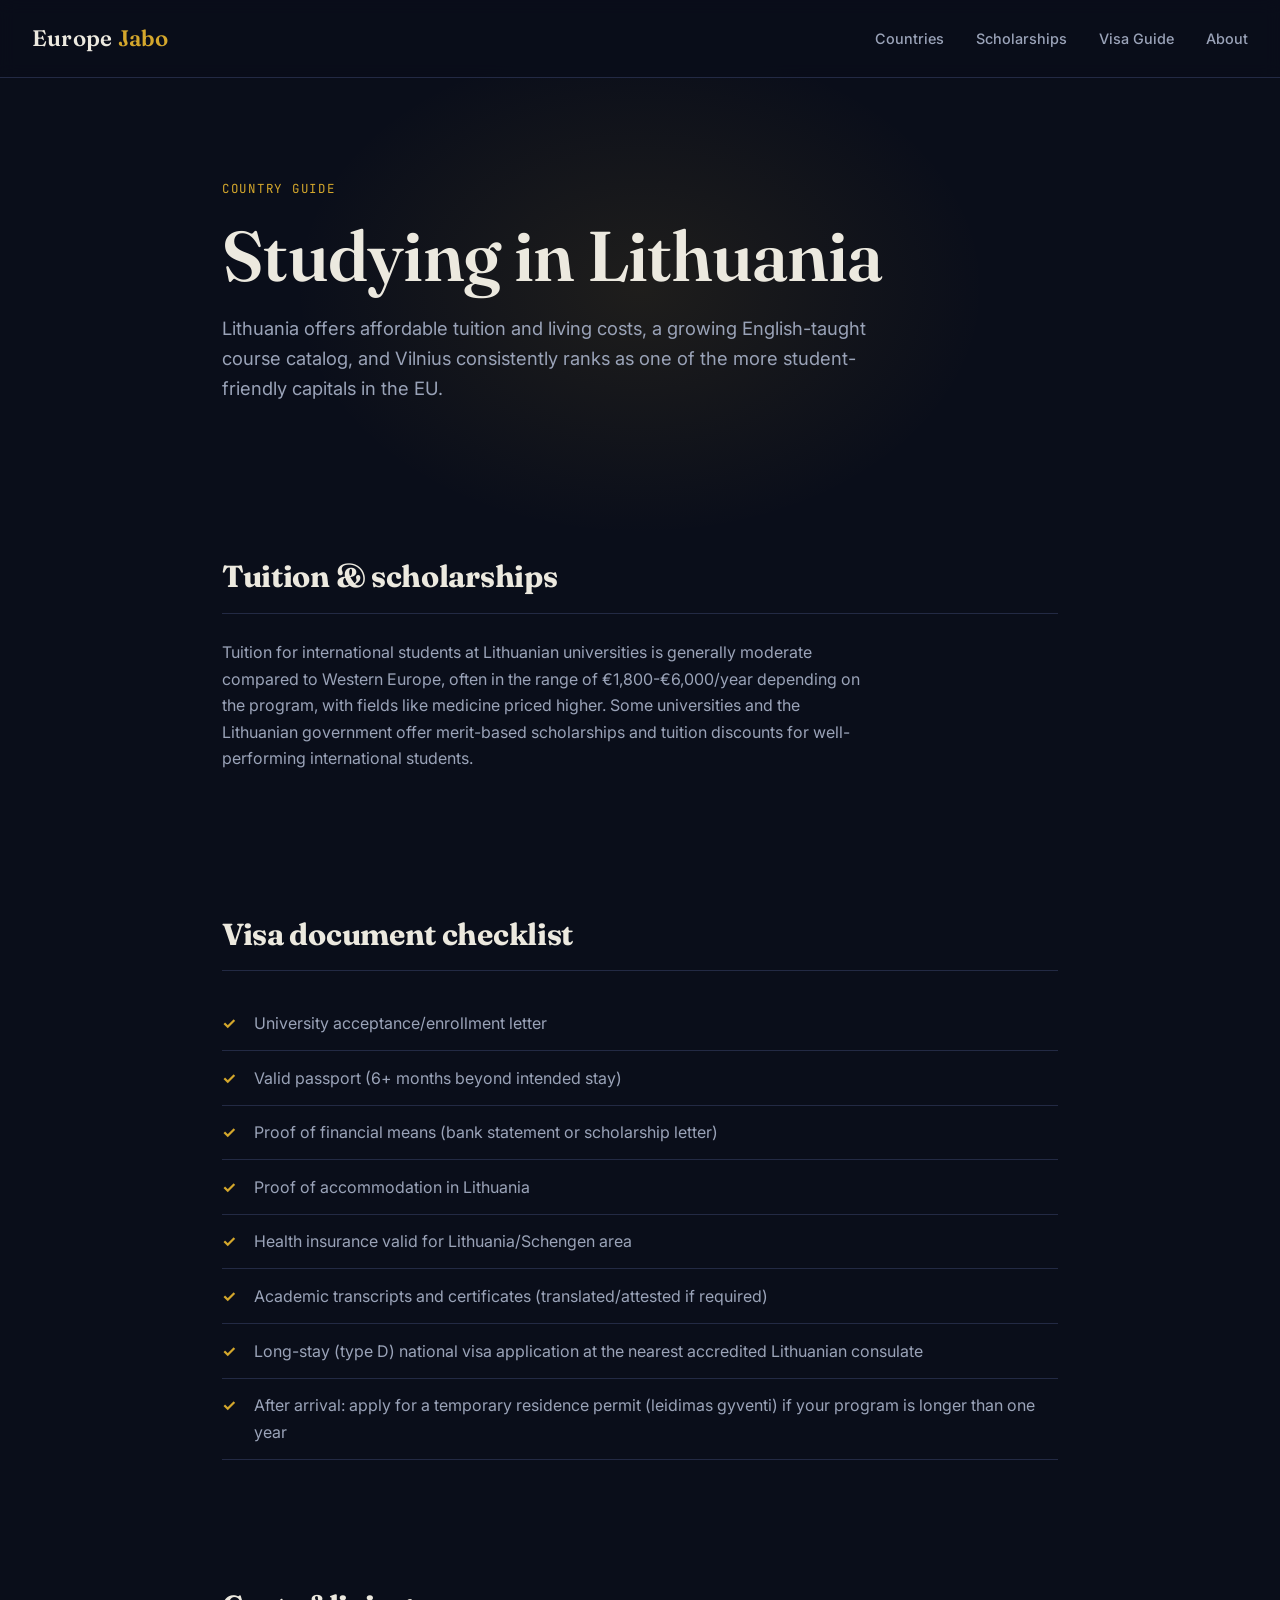
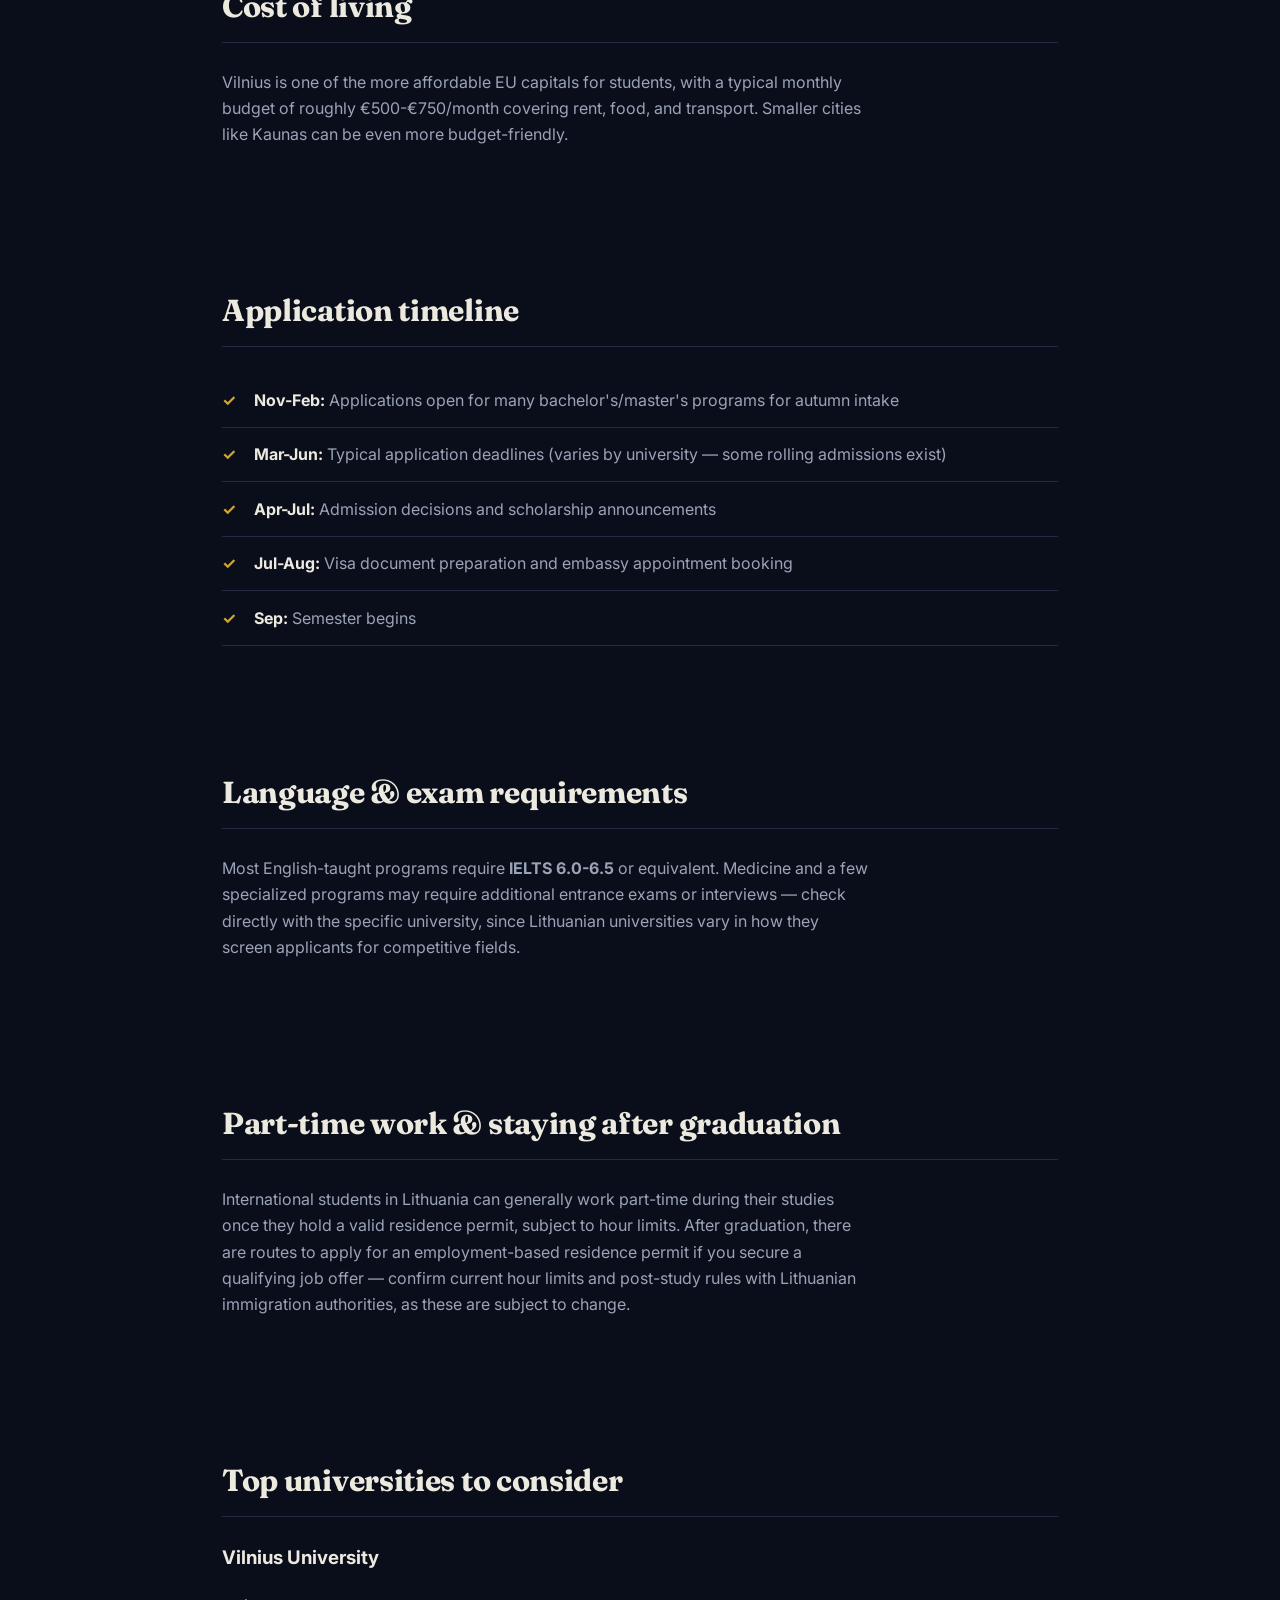
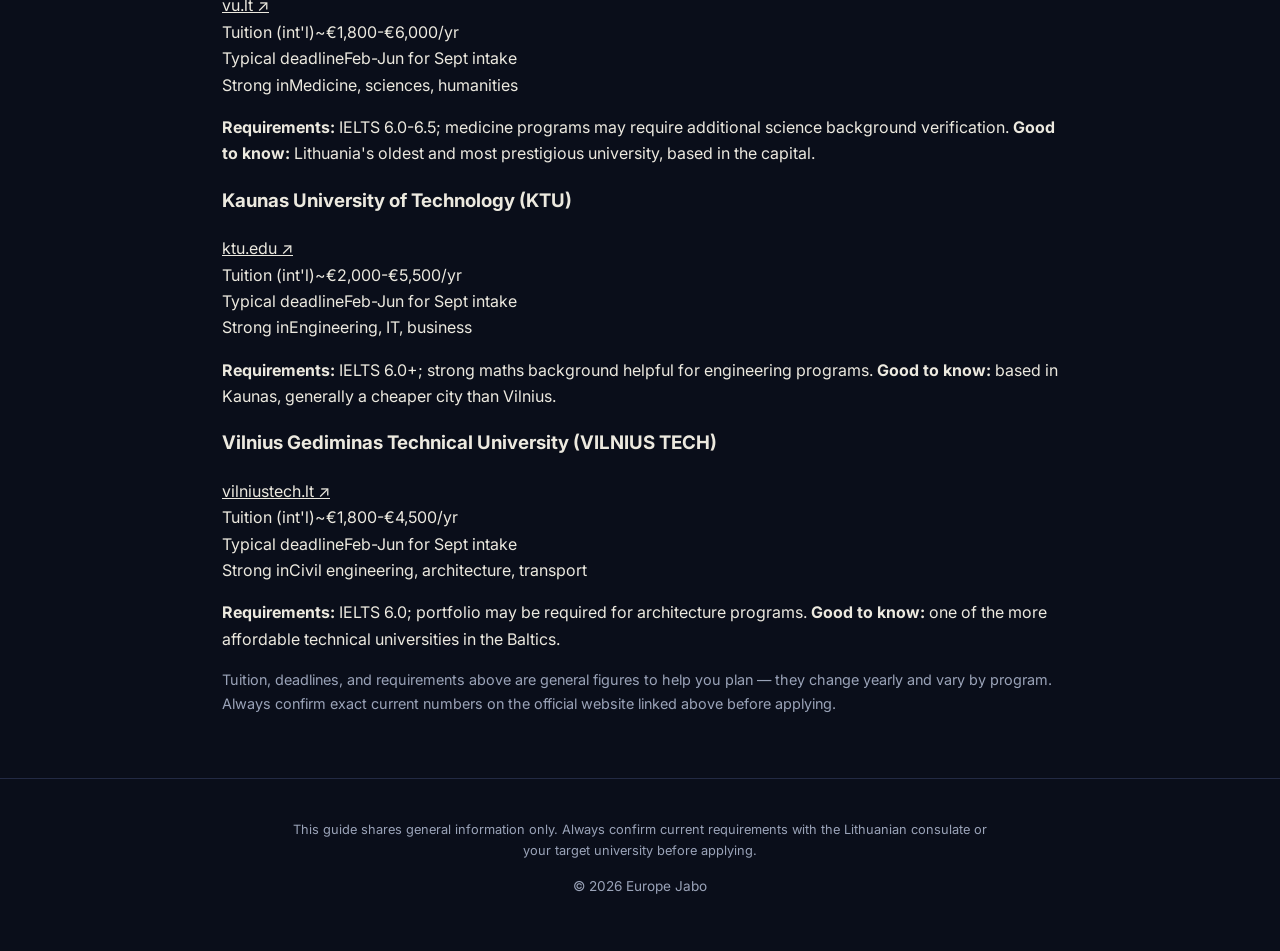
<file: countries/lithuania.html>
<!DOCTYPE html>
<html lang="en">
<head>
  <meta charset="UTF-8">
  <meta name="viewport" content="width=device-width, initial-scale=1.0">
  <title>Study in Lithuania — Guide for Bangladeshi Students</title>
  <meta name="description" content="Affordable tuition, Vilnius student life, Schengen visa requirements, and cost of living in Lithuania for Bangladeshi students.">
  <link rel="preconnect" href="https://fonts.googleapis.com">
  <link href="https://fonts.googleapis.com/css2?family=Fraunces:wght@500;600&family=Inter:wght@400;500&family=JetBrains+Mono:wght@500&display=swap" rel="stylesheet">
  <link rel="stylesheet" href="../style.css">
</head>
<body>

  <header class="site-header">
    <a href="../index.html" class="logo">Europe<span> Jabo</span></a>
    <nav>
      <a href="../index.html#countries">Countries</a>
      <a href="../index.html#scholarships">Scholarships</a>
      <a href="../index.html#visa">Visa Guide</a>
      <a href="../index.html#about">About</a>
    </nav>
  </header>

  <section class="hero">
    <span class="eyebrow">Country guide</span>
    <h1>Studying in Lithuania</h1>
    <p>Lithuania offers affordable tuition and living costs, a growing English-taught course catalog, and Vilnius consistently ranks as one of the more student-friendly capitals in the EU.</p>
  </section>

  <section class="section">
    <h2>Tuition &amp; scholarships</h2>
    <p style="color:var(--text-soft); max-width:65ch;">
      Tuition for international students at Lithuanian universities is generally moderate compared to Western Europe, often in the range of €1,800-€6,000/year depending on the program, with fields like medicine priced higher. Some universities and the Lithuanian government offer merit-based scholarships and tuition discounts for well-performing international students.
    </p>
  </section>

  <section class="section">
    <h2>Visa document checklist</h2>
    <ul class="checklist">
      <li>University acceptance/enrollment letter</li>
      <li>Valid passport (6+ months beyond intended stay)</li>
      <li>Proof of financial means (bank statement or scholarship letter)</li>
      <li>Proof of accommodation in Lithuania</li>
      <li>Health insurance valid for Lithuania/Schengen area</li>
      <li>Academic transcripts and certificates (translated/attested if required)</li>
      <li>Long-stay (type D) national visa application at the nearest accredited Lithuanian consulate</li>
      <li>After arrival: apply for a temporary residence permit (leidimas gyventi) if your program is longer than one year</li>
    </ul>
  </section>

  <section class="section">
    <h2>Cost of living</h2>
    <p style="color:var(--text-soft); max-width:65ch;">
      Vilnius is one of the more affordable EU capitals for students, with a typical monthly budget of roughly €500-€750/month covering rent, food, and transport. Smaller cities like Kaunas can be even more budget-friendly.
    </p>
  </section>

  <section class="section">
    <h2>Application timeline</h2>
    <ul class="checklist">
      <li><strong>Nov-Feb:</strong> Applications open for many bachelor's/master's programs for autumn intake</li>
      <li><strong>Mar-Jun:</strong> Typical application deadlines (varies by university — some rolling admissions exist)</li>
      <li><strong>Apr-Jul:</strong> Admission decisions and scholarship announcements</li>
      <li><strong>Jul-Aug:</strong> Visa document preparation and embassy appointment booking</li>
      <li><strong>Sep:</strong> Semester begins</li>
    </ul>
  </section>

  <section class="section">
    <h2>Language &amp; exam requirements</h2>
    <p style="color:var(--text-soft); max-width:65ch;">
      Most English-taught programs require <strong>IELTS 6.0-6.5</strong> or equivalent. Medicine and a few specialized programs may require additional entrance exams or interviews — check directly with the specific university, since Lithuanian universities vary in how they screen applicants for competitive fields.
    </p>
  </section>

  <section class="section">
    <h2>Part-time work &amp; staying after graduation</h2>
    <p style="color:var(--text-soft); max-width:65ch;">
      International students in Lithuania can generally work part-time during their studies once they hold a valid residence permit, subject to hour limits. After graduation, there are routes to apply for an employment-based residence permit if you secure a qualifying job offer — confirm current hour limits and post-study rules with Lithuanian immigration authorities, as these are subject to change.
    </p>
  </section>

  <section class="section">
    <h2>Top universities to consider</h2>

    <div class="uni-block">
      <div class="uni-head">
        <h3>Vilnius University</h3>
        <a href="https://www.vu.lt/en/" class="uni-link" target="_blank" rel="noopener">vu.lt ↗</a>
      </div>
      <div class="uni-facts">
        <div class="fact"><span class="fact-label">Tuition (int'l)</span><span class="fact-value">~€1,800-€6,000/yr</span></div>
        <div class="fact"><span class="fact-label">Typical deadline</span><span class="fact-value">Feb-Jun for Sept intake</span></div>
        <div class="fact"><span class="fact-label">Strong in</span><span class="fact-value">Medicine, sciences, humanities</span></div>
      </div>
      <p class="uni-note"><strong>Requirements:</strong> IELTS 6.0-6.5; medicine programs may require additional science background verification. <strong>Good to know:</strong> Lithuania's oldest and most prestigious university, based in the capital.</p>
    </div>

    <div class="uni-block">
      <div class="uni-head">
        <h3>Kaunas University of Technology (KTU)</h3>
        <a href="https://ktu.edu/" class="uni-link" target="_blank" rel="noopener">ktu.edu ↗</a>
      </div>
      <div class="uni-facts">
        <div class="fact"><span class="fact-label">Tuition (int'l)</span><span class="fact-value">~€2,000-€5,500/yr</span></div>
        <div class="fact"><span class="fact-label">Typical deadline</span><span class="fact-value">Feb-Jun for Sept intake</span></div>
        <div class="fact"><span class="fact-label">Strong in</span><span class="fact-value">Engineering, IT, business</span></div>
      </div>
      <p class="uni-note"><strong>Requirements:</strong> IELTS 6.0+; strong maths background helpful for engineering programs. <strong>Good to know:</strong> based in Kaunas, generally a cheaper city than Vilnius.</p>
    </div>

    <div class="uni-block">
      <div class="uni-head">
        <h3>Vilnius Gediminas Technical University (VILNIUS TECH)</h3>
        <a href="https://vilniustech.lt/" class="uni-link" target="_blank" rel="noopener">vilniustech.lt ↗</a>
      </div>
      <div class="uni-facts">
        <div class="fact"><span class="fact-label">Tuition (int'l)</span><span class="fact-value">~€1,800-€4,500/yr</span></div>
        <div class="fact"><span class="fact-label">Typical deadline</span><span class="fact-value">Feb-Jun for Sept intake</span></div>
        <div class="fact"><span class="fact-label">Strong in</span><span class="fact-value">Civil engineering, architecture, transport</span></div>
      </div>
      <p class="uni-note"><strong>Requirements:</strong> IELTS 6.0; portfolio may be required for architecture programs. <strong>Good to know:</strong> one of the more affordable technical universities in the Baltics.</p>
    </div>

    <p style="color:var(--text-soft); font-size:0.9rem; margin-top:1rem;">Tuition, deadlines, and requirements above are general figures to help you plan — they change yearly and vary by program. Always confirm exact current numbers on the official website linked above before applying.</p>
  </section>

  <footer>
    <p class="disclaimer">This guide shares general information only. Always confirm current requirements with the Lithuanian consulate or your target university before applying.</p>
    <p>&copy; 2026 Europe Jabo</p>
  </footer>

  <script src="../script.js"></script>
</body>
</html>
</file>
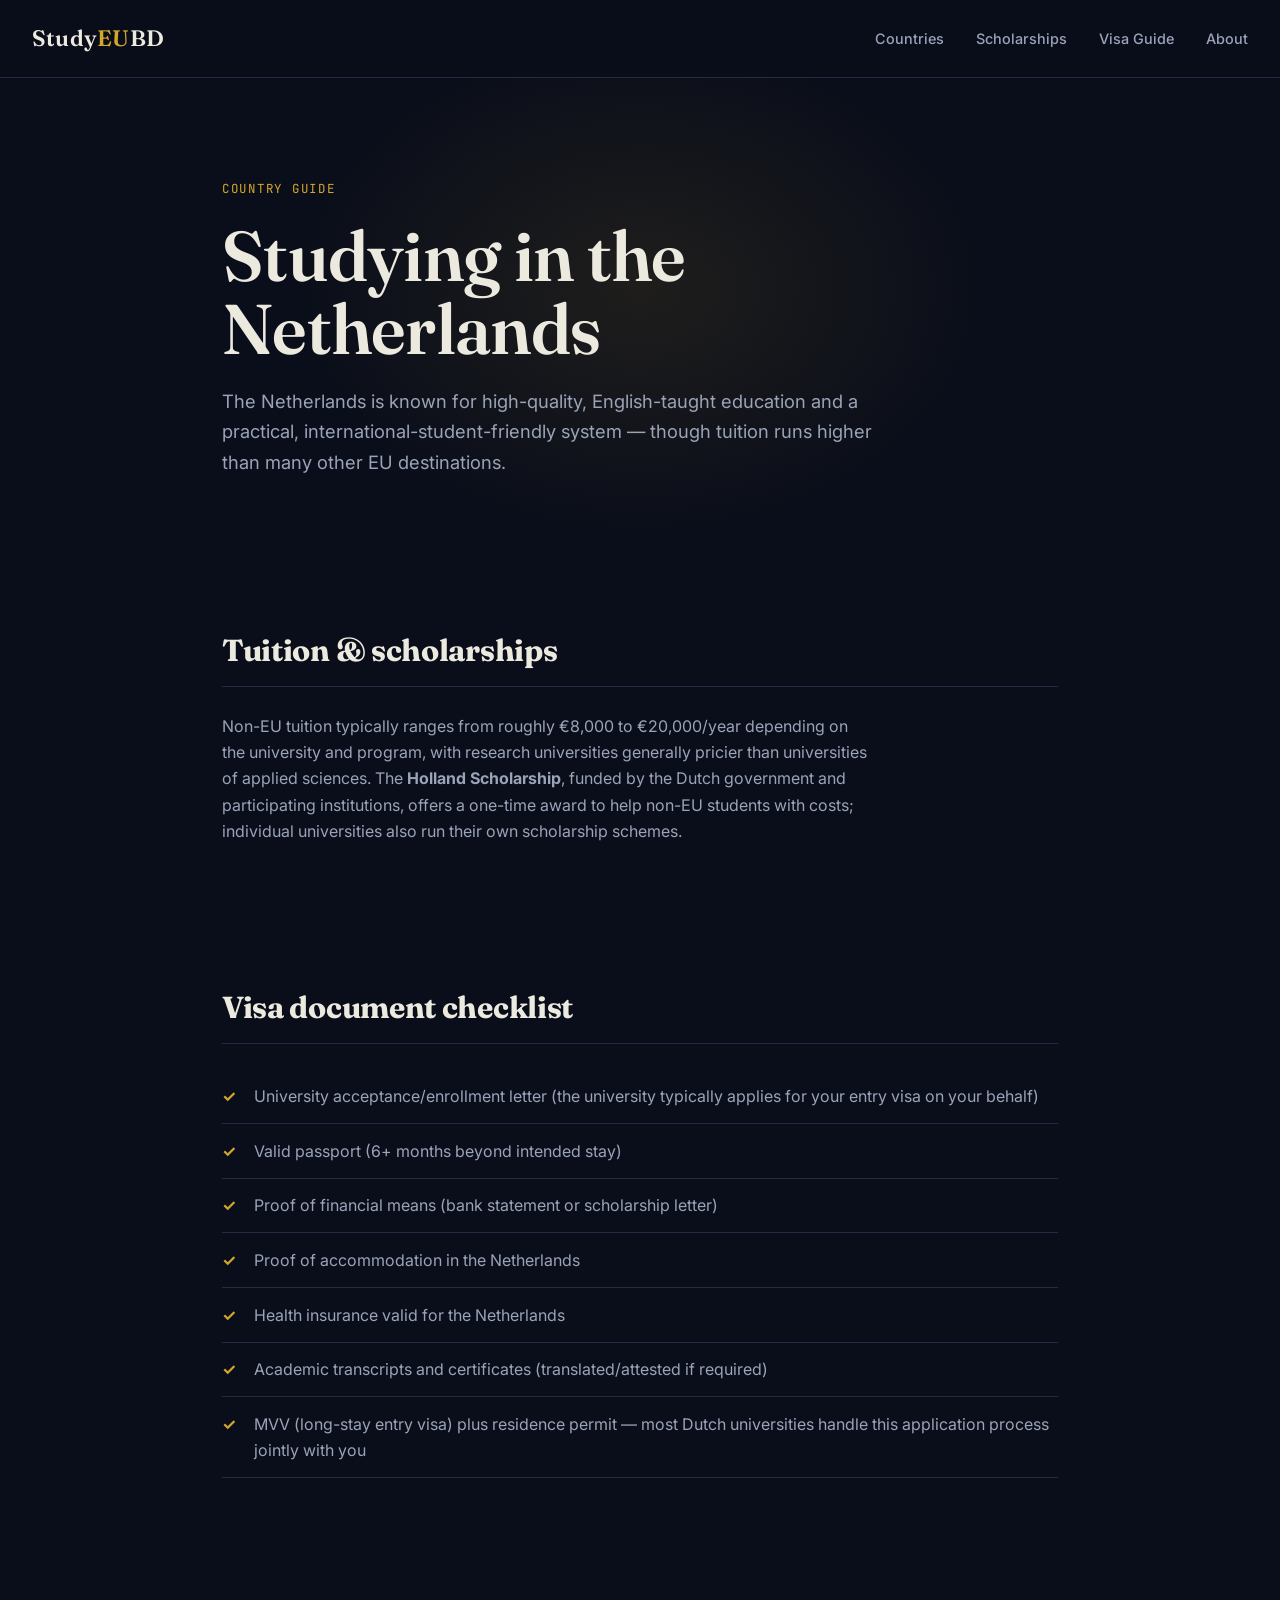
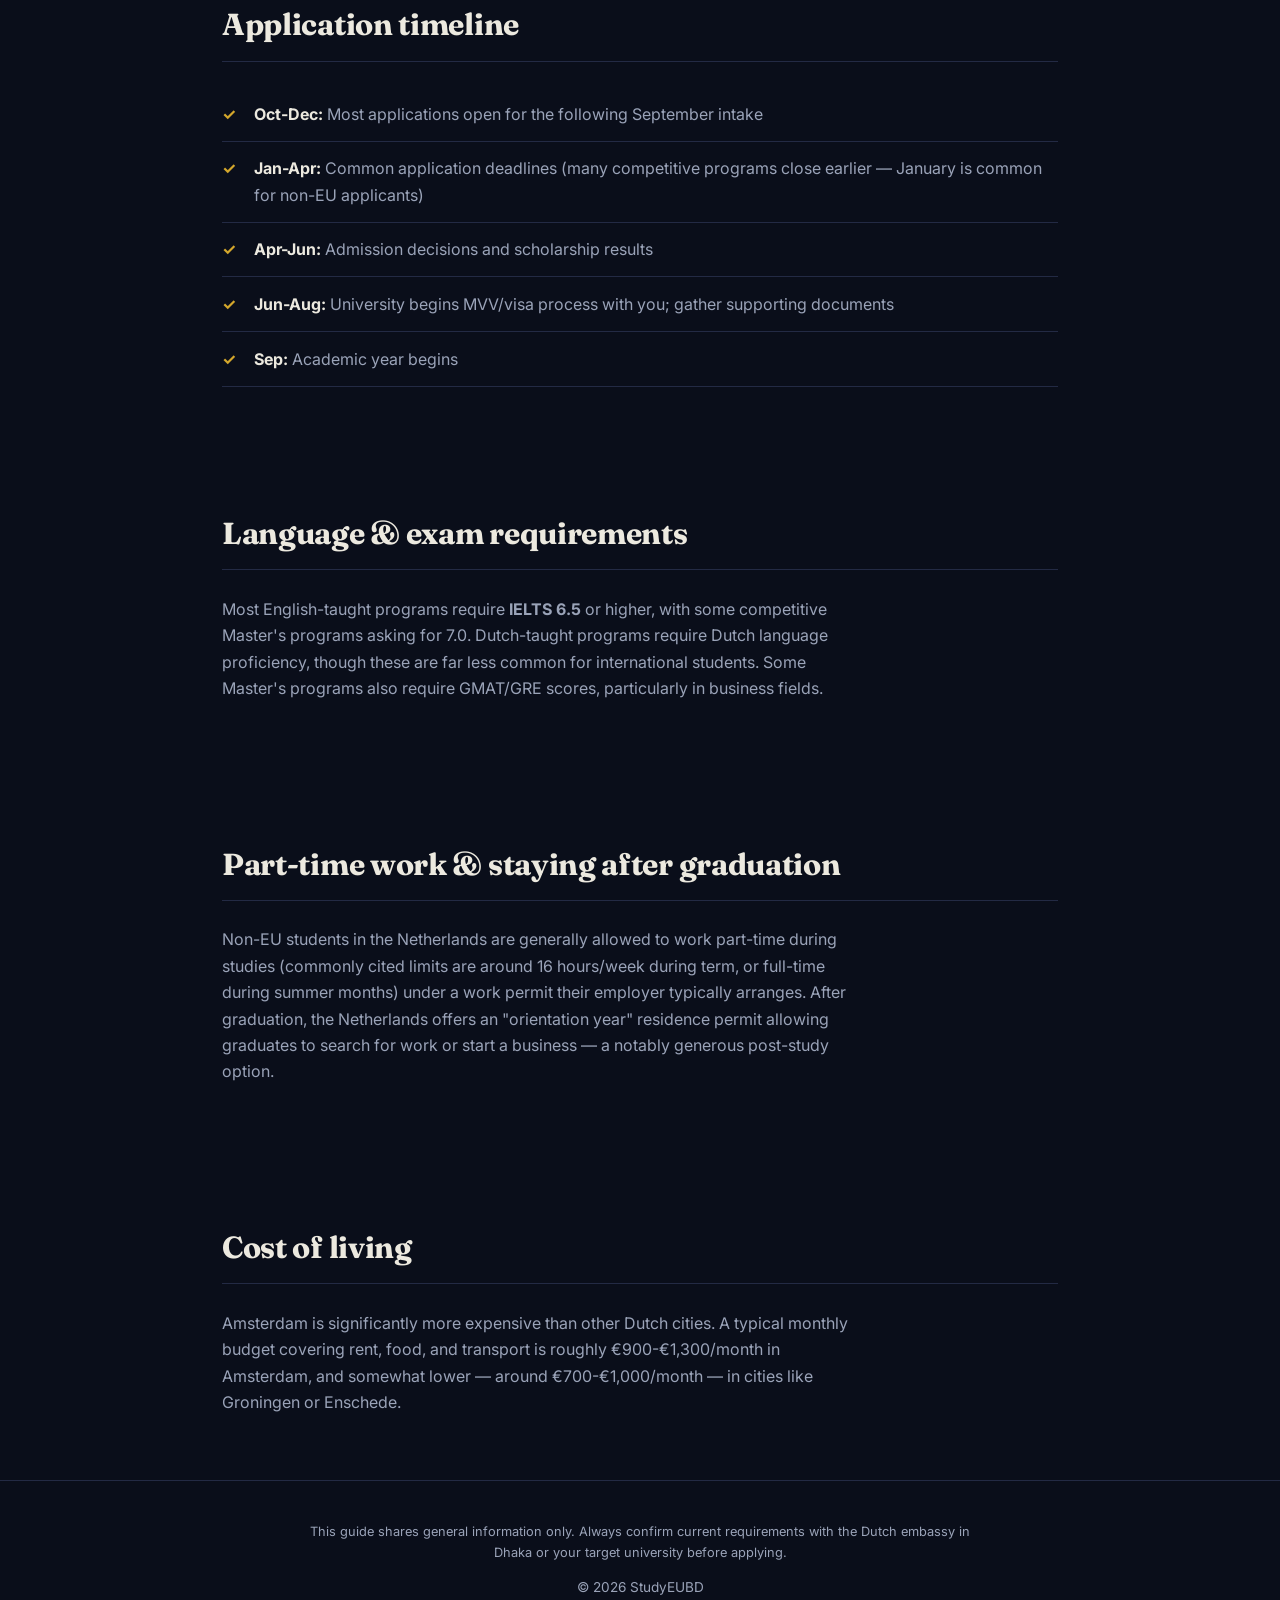
<file: countries/netherlands.html>
<!DOCTYPE html>
<html lang="en">
<head>
  <meta charset="UTF-8">
  <meta name="viewport" content="width=device-width, initial-scale=1.0">
  <title>Study in the Netherlands — Guide for Bangladeshi Students</title>
  <meta name="description" content="Holland Scholarship, tuition costs, MVV visa requirements, and cost of living in the Netherlands for Bangladeshi students.">
  <link rel="preconnect" href="https://fonts.googleapis.com">
  <link href="https://fonts.googleapis.com/css2?family=Fraunces:wght@500;600&family=Inter:wght@400;500&family=JetBrains+Mono:wght@500&display=swap" rel="stylesheet">
  <link rel="stylesheet" href="../style.css">
</head>
<body>

  <header class="site-header">
    <a href="../index.html" class="logo">Study<span>EU</span>BD</a>
    <nav>
      <a href="../index.html#countries">Countries</a>
      <a href="../index.html#scholarships">Scholarships</a>
      <a href="../index.html#visa">Visa Guide</a>
      <a href="../index.html#about">About</a>
    </nav>
  </header>

  <section class="hero">
    <span class="eyebrow">Country guide</span>
    <h1>Studying in the Netherlands</h1>
    <p>The Netherlands is known for high-quality, English-taught education and a practical, international-student-friendly system — though tuition runs higher than many other EU destinations.</p>
  </section>

  <section class="section">
    <h2>Tuition &amp; scholarships</h2>
    <p style="color:var(--text-soft); max-width:65ch;">
      Non-EU tuition typically ranges from roughly €8,000 to €20,000/year depending on the university and program, with research universities generally pricier than universities of applied sciences. The <strong>Holland Scholarship</strong>, funded by the Dutch government and participating institutions, offers a one-time award to help non-EU students with costs; individual universities also run their own scholarship schemes.
    </p>
  </section>

  <section class="section">
    <h2>Visa document checklist</h2>
    <ul class="checklist">
      <li>University acceptance/enrollment letter (the university typically applies for your entry visa on your behalf)</li>
      <li>Valid passport (6+ months beyond intended stay)</li>
      <li>Proof of financial means (bank statement or scholarship letter)</li>
      <li>Proof of accommodation in the Netherlands</li>
      <li>Health insurance valid for the Netherlands</li>
      <li>Academic transcripts and certificates (translated/attested if required)</li>
      <li>MVV (long-stay entry visa) plus residence permit — most Dutch universities handle this application process jointly with you</li>
    </ul>
  </section>

  <section class="section">
    <h2>Application timeline</h2>
    <ul class="checklist">
      <li><strong>Oct-Dec:</strong> Most applications open for the following September intake</li>
      <li><strong>Jan-Apr:</strong> Common application deadlines (many competitive programs close earlier — January is common for non-EU applicants)</li>
      <li><strong>Apr-Jun:</strong> Admission decisions and scholarship results</li>
      <li><strong>Jun-Aug:</strong> University begins MVV/visa process with you; gather supporting documents</li>
      <li><strong>Sep:</strong> Academic year begins</li>
    </ul>
  </section>

  <section class="section">
    <h2>Language &amp; exam requirements</h2>
    <p style="color:var(--text-soft); max-width:65ch;">
      Most English-taught programs require <strong>IELTS 6.5</strong> or higher, with some competitive Master's programs asking for 7.0. Dutch-taught programs require Dutch language proficiency, though these are far less common for international students. Some Master's programs also require GMAT/GRE scores, particularly in business fields.
    </p>
  </section>

  <section class="section">
    <h2>Part-time work &amp; staying after graduation</h2>
    <p style="color:var(--text-soft); max-width:65ch;">
      Non-EU students in the Netherlands are generally allowed to work part-time during studies (commonly cited limits are around 16 hours/week during term, or full-time during summer months) under a work permit their employer typically arranges. After graduation, the Netherlands offers an "orientation year" residence permit allowing graduates to search for work or start a business — a notably generous post-study option.
    </p>
  </section>

  <section class="section">
    <h2>Cost of living</h2>
    <p style="color:var(--text-soft); max-width:65ch;">
      Amsterdam is significantly more expensive than other Dutch cities. A typical monthly budget covering rent, food, and transport is roughly €900-€1,300/month in Amsterdam, and somewhat lower — around €700-€1,000/month — in cities like Groningen or Enschede.
    </p>
  </section>

  <footer>
    <p class="disclaimer">This guide shares general information only. Always confirm current requirements with the Dutch embassy in Dhaka or your target university before applying.</p>
    <p>&copy; 2026 StudyEUBD</p>
  </footer>

  <script src="../script.js"></script>
</body>
</html>
</file>
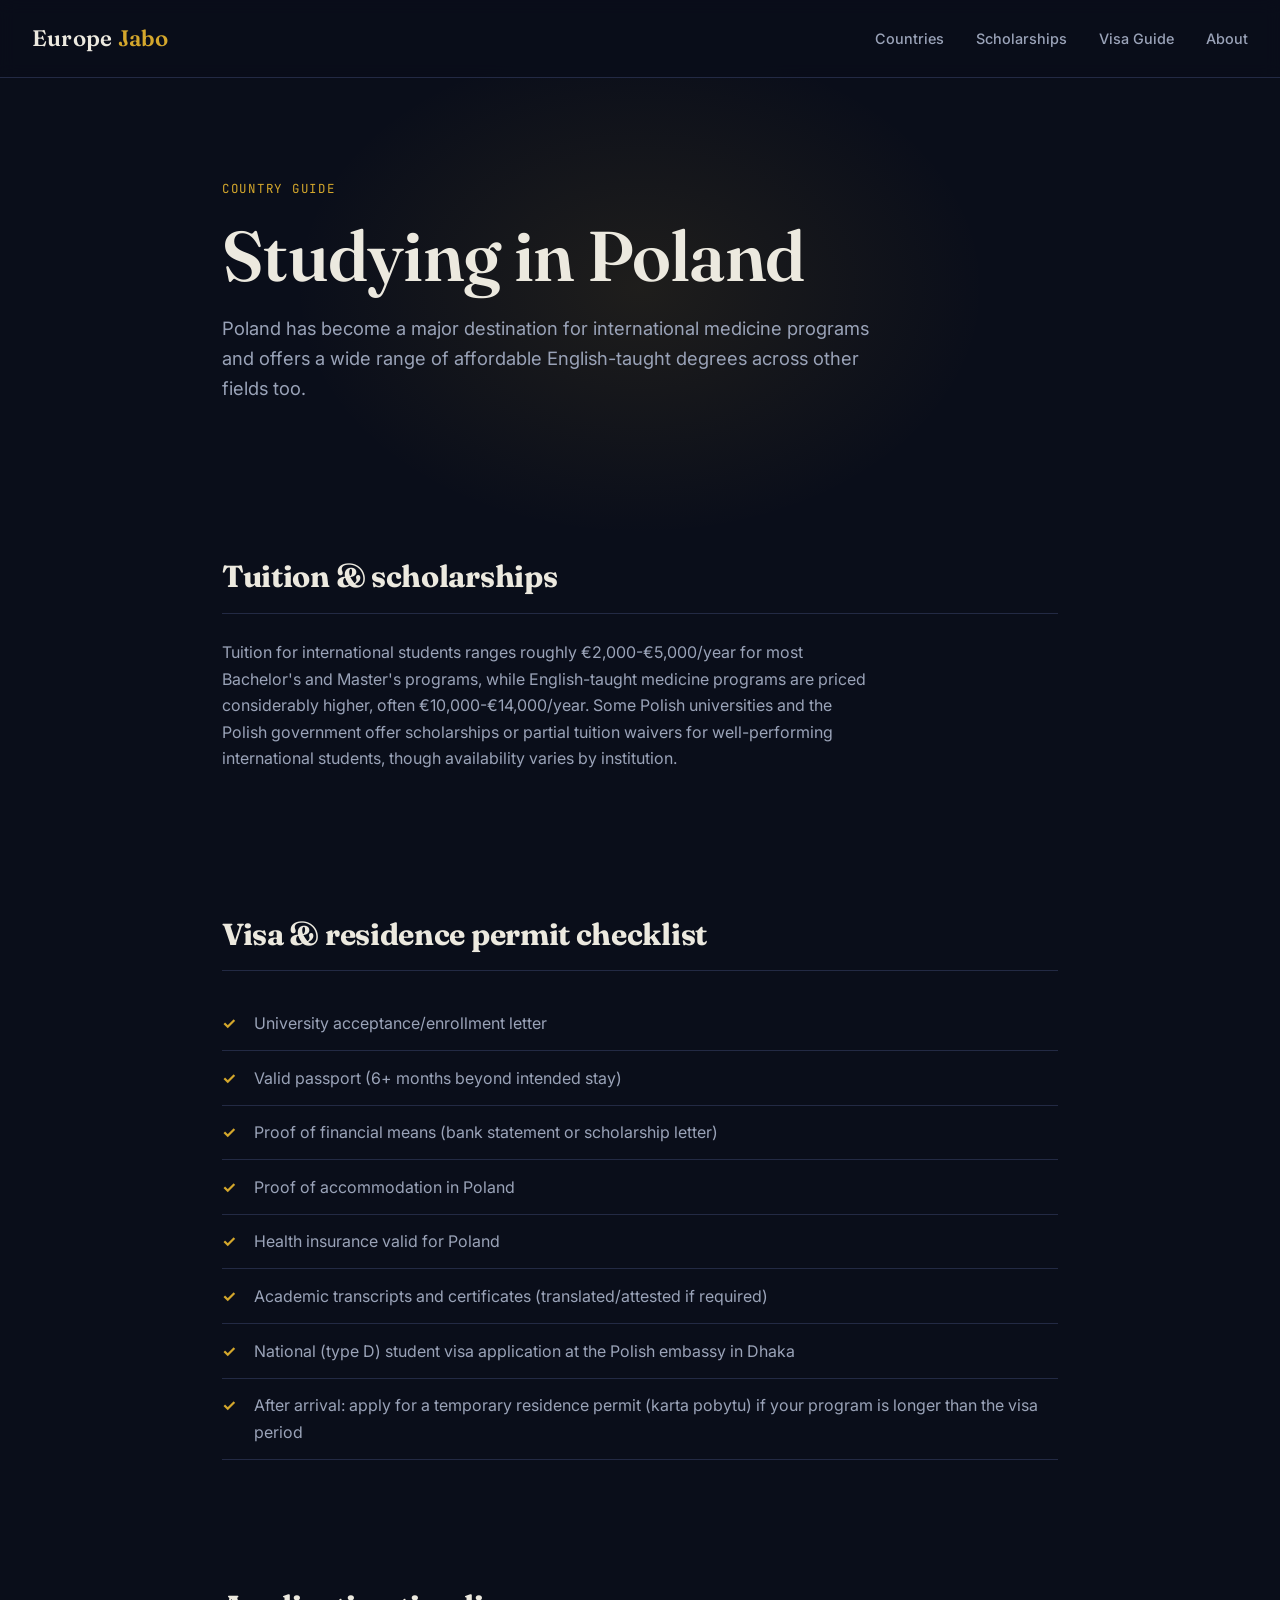
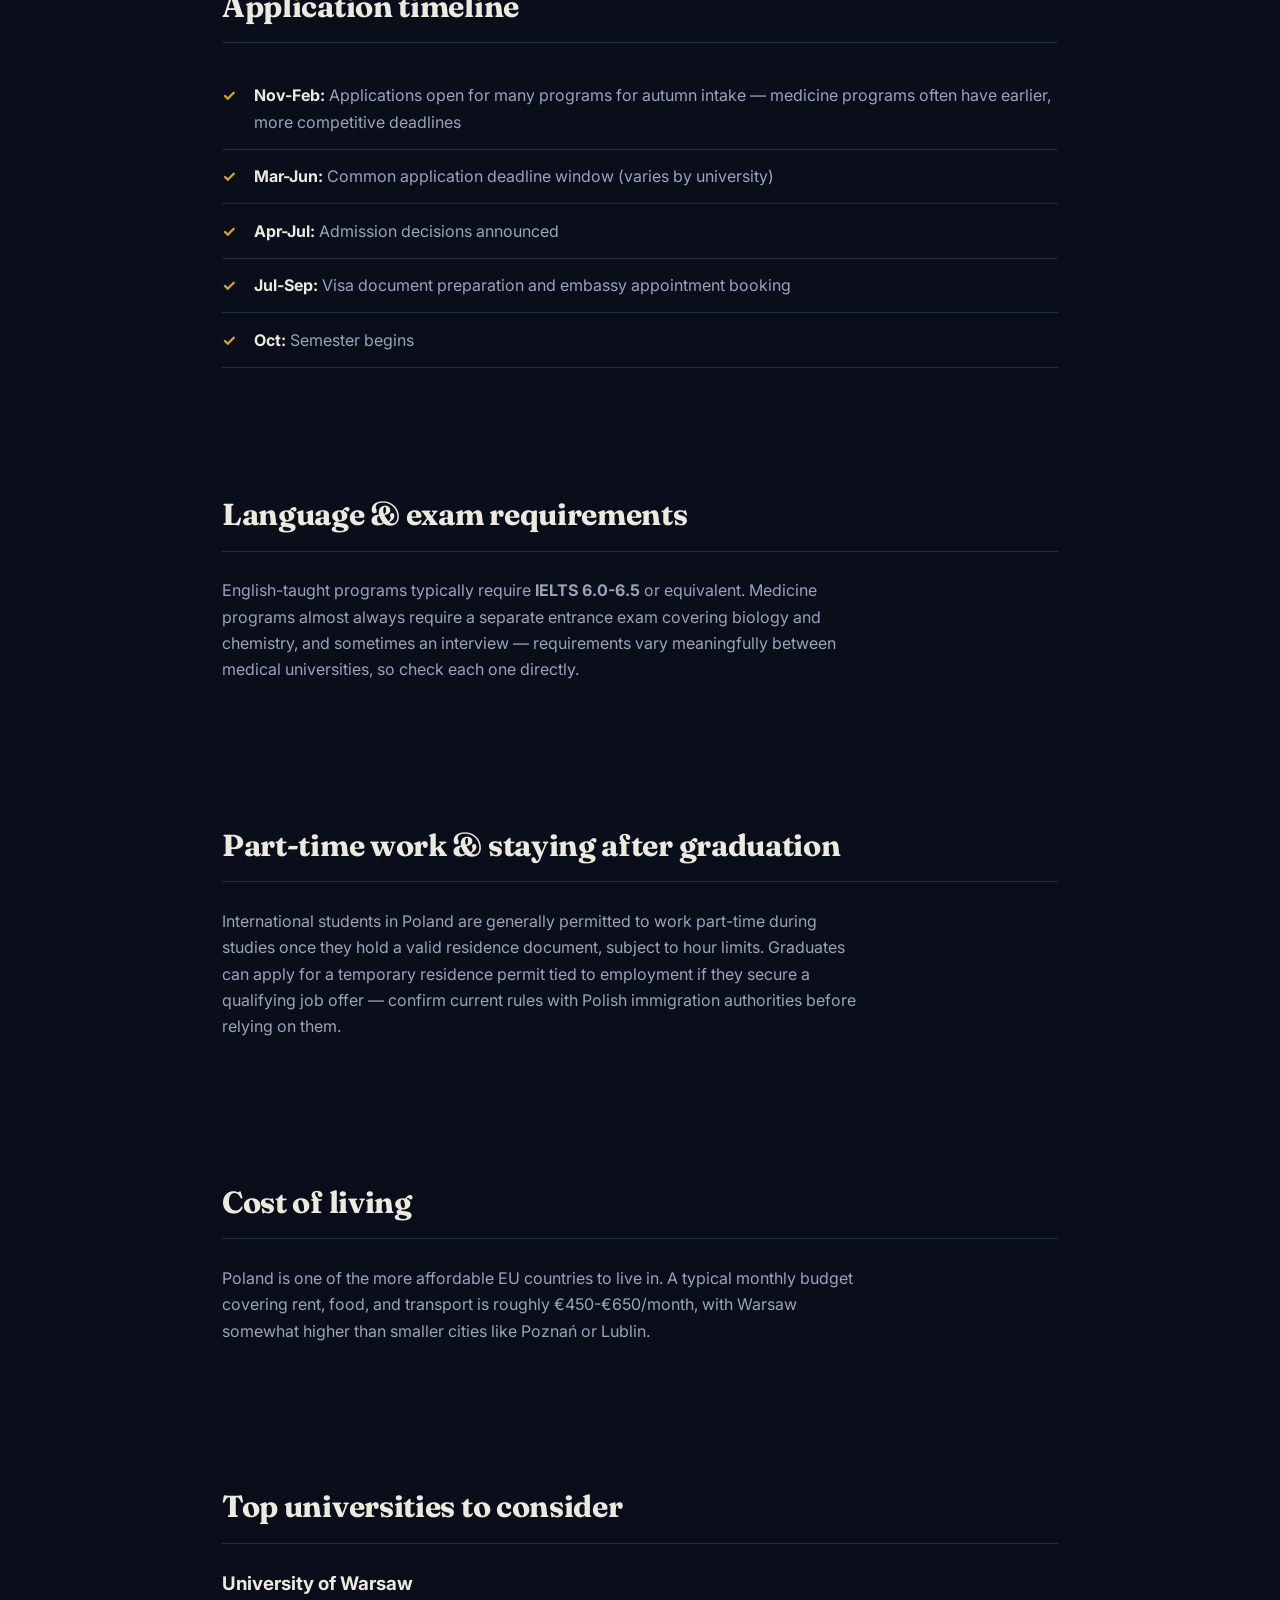
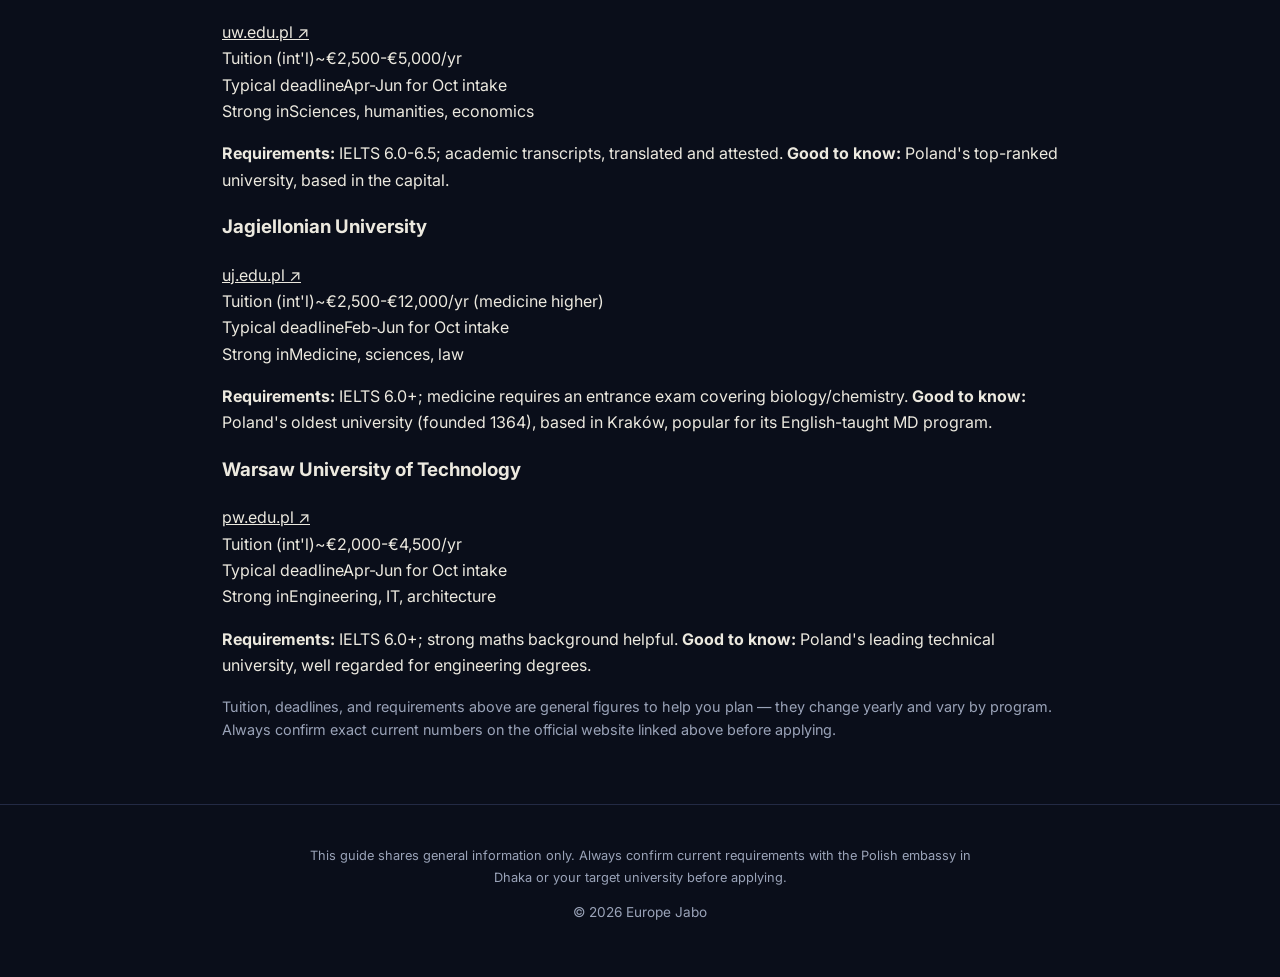
<file: countries/poland.html>
<!DOCTYPE html>
<html lang="en">
<head>
  <meta charset="UTF-8">
  <meta name="viewport" content="width=device-width, initial-scale=1.0">
  <title>Study in Poland — Guide for Bangladeshi Students</title>
  <meta name="description" content="Affordable tuition, English-taught medicine programs, visa requirements, and cost of living in Poland for Bangladeshi students.">
  <link rel="preconnect" href="https://fonts.googleapis.com">
  <link href="https://fonts.googleapis.com/css2?family=Fraunces:wght@500;600&family=Inter:wght@400;500&family=JetBrains+Mono:wght@500&display=swap" rel="stylesheet">
  <link rel="stylesheet" href="../style.css">
</head>
<body>

  <header class="site-header">
    <a href="../index.html" class="logo">Europe<span> Jabo</span></a>
    <nav>
      <a href="../index.html#countries">Countries</a>
      <a href="../index.html#scholarships">Scholarships</a>
      <a href="../index.html#visa">Visa Guide</a>
      <a href="../index.html#about">About</a>
    </nav>
  </header>

  <section class="hero">
    <span class="eyebrow">Country guide</span>
    <h1>Studying in Poland</h1>
    <p>Poland has become a major destination for international medicine programs and offers a wide range of affordable English-taught degrees across other fields too.</p>
  </section>

  <section class="section">
    <h2>Tuition &amp; scholarships</h2>
    <p style="color:var(--text-soft); max-width:65ch;">
      Tuition for international students ranges roughly €2,000-€5,000/year for most Bachelor's and Master's programs, while English-taught medicine programs are priced considerably higher, often €10,000-€14,000/year. Some Polish universities and the Polish government offer scholarships or partial tuition waivers for well-performing international students, though availability varies by institution.
    </p>
  </section>

  <section class="section">
    <h2>Visa &amp; residence permit checklist</h2>
    <ul class="checklist">
      <li>University acceptance/enrollment letter</li>
      <li>Valid passport (6+ months beyond intended stay)</li>
      <li>Proof of financial means (bank statement or scholarship letter)</li>
      <li>Proof of accommodation in Poland</li>
      <li>Health insurance valid for Poland</li>
      <li>Academic transcripts and certificates (translated/attested if required)</li>
      <li>National (type D) student visa application at the Polish embassy in Dhaka</li>
      <li>After arrival: apply for a temporary residence permit (karta pobytu) if your program is longer than the visa period</li>
    </ul>
  </section>

  <section class="section">
    <h2>Application timeline</h2>
    <ul class="checklist">
      <li><strong>Nov-Feb:</strong> Applications open for many programs for autumn intake — medicine programs often have earlier, more competitive deadlines</li>
      <li><strong>Mar-Jun:</strong> Common application deadline window (varies by university)</li>
      <li><strong>Apr-Jul:</strong> Admission decisions announced</li>
      <li><strong>Jul-Sep:</strong> Visa document preparation and embassy appointment booking</li>
      <li><strong>Oct:</strong> Semester begins</li>
    </ul>
  </section>

  <section class="section">
    <h2>Language &amp; exam requirements</h2>
    <p style="color:var(--text-soft); max-width:65ch;">
      English-taught programs typically require <strong>IELTS 6.0-6.5</strong> or equivalent. Medicine programs almost always require a separate entrance exam covering biology and chemistry, and sometimes an interview — requirements vary meaningfully between medical universities, so check each one directly.
    </p>
  </section>

  <section class="section">
    <h2>Part-time work &amp; staying after graduation</h2>
    <p style="color:var(--text-soft); max-width:65ch;">
      International students in Poland are generally permitted to work part-time during studies once they hold a valid residence document, subject to hour limits. Graduates can apply for a temporary residence permit tied to employment if they secure a qualifying job offer — confirm current rules with Polish immigration authorities before relying on them.
    </p>
  </section>

  <section class="section">
    <h2>Cost of living</h2>
    <p style="color:var(--text-soft); max-width:65ch;">
      Poland is one of the more affordable EU countries to live in. A typical monthly budget covering rent, food, and transport is roughly €450-€650/month, with Warsaw somewhat higher than smaller cities like Poznań or Lublin.
    </p>
  </section>

  <section class="section">
    <h2>Top universities to consider</h2>

    <div class="uni-block">
      <div class="uni-head">
        <h3>University of Warsaw</h3>
        <a href="https://en.uw.edu.pl/" class="uni-link" target="_blank" rel="noopener">uw.edu.pl ↗</a>
      </div>
      <div class="uni-facts">
        <div class="fact"><span class="fact-label">Tuition (int'l)</span><span class="fact-value">~€2,500-€5,000/yr</span></div>
        <div class="fact"><span class="fact-label">Typical deadline</span><span class="fact-value">Apr-Jun for Oct intake</span></div>
        <div class="fact"><span class="fact-label">Strong in</span><span class="fact-value">Sciences, humanities, economics</span></div>
      </div>
      <p class="uni-note"><strong>Requirements:</strong> IELTS 6.0-6.5; academic transcripts, translated and attested. <strong>Good to know:</strong> Poland's top-ranked university, based in the capital.</p>
    </div>

    <div class="uni-block">
      <div class="uni-head">
        <h3>Jagiellonian University</h3>
        <a href="https://en.uj.edu.pl/en" class="uni-link" target="_blank" rel="noopener">uj.edu.pl ↗</a>
      </div>
      <div class="uni-facts">
        <div class="fact"><span class="fact-label">Tuition (int'l)</span><span class="fact-value">~€2,500-€12,000/yr (medicine higher)</span></div>
        <div class="fact"><span class="fact-label">Typical deadline</span><span class="fact-value">Feb-Jun for Oct intake</span></div>
        <div class="fact"><span class="fact-label">Strong in</span><span class="fact-value">Medicine, sciences, law</span></div>
      </div>
      <p class="uni-note"><strong>Requirements:</strong> IELTS 6.0+; medicine requires an entrance exam covering biology/chemistry. <strong>Good to know:</strong> Poland's oldest university (founded 1364), based in Kraków, popular for its English-taught MD program.</p>
    </div>

    <div class="uni-block">
      <div class="uni-head">
        <h3>Warsaw University of Technology</h3>
        <a href="https://www.pw.edu.pl/engpw" class="uni-link" target="_blank" rel="noopener">pw.edu.pl ↗</a>
      </div>
      <div class="uni-facts">
        <div class="fact"><span class="fact-label">Tuition (int'l)</span><span class="fact-value">~€2,000-€4,500/yr</span></div>
        <div class="fact"><span class="fact-label">Typical deadline</span><span class="fact-value">Apr-Jun for Oct intake</span></div>
        <div class="fact"><span class="fact-label">Strong in</span><span class="fact-value">Engineering, IT, architecture</span></div>
      </div>
      <p class="uni-note"><strong>Requirements:</strong> IELTS 6.0+; strong maths background helpful. <strong>Good to know:</strong> Poland's leading technical university, well regarded for engineering degrees.</p>
    </div>

    <p style="color:var(--text-soft); font-size:0.9rem; margin-top:1rem;">Tuition, deadlines, and requirements above are general figures to help you plan — they change yearly and vary by program. Always confirm exact current numbers on the official website linked above before applying.</p>
  </section>

  <footer>
    <p class="disclaimer">This guide shares general information only. Always confirm current requirements with the Polish embassy in Dhaka or your target university before applying.</p>
    <p>&copy; 2026 Europe Jabo</p>
  </footer>

  <script src="../script.js"></script>
</body>
</html>
</file>
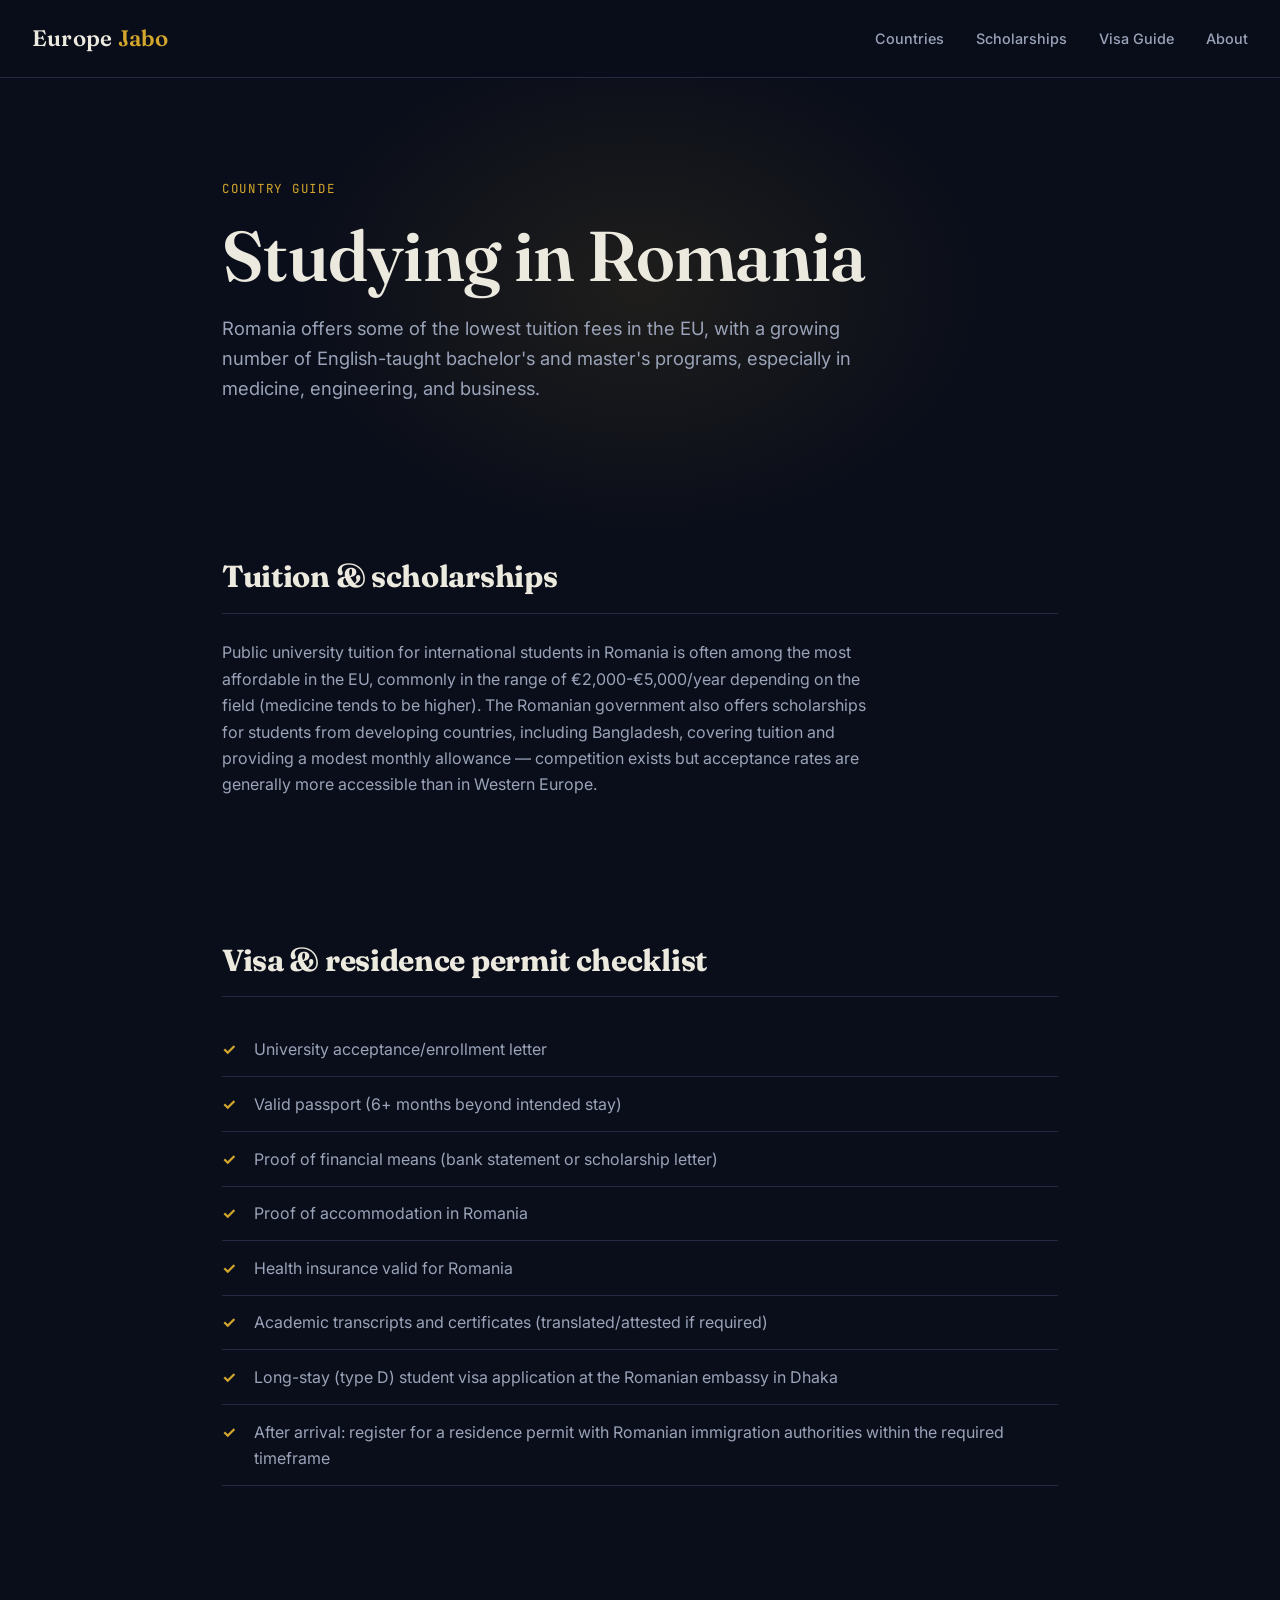
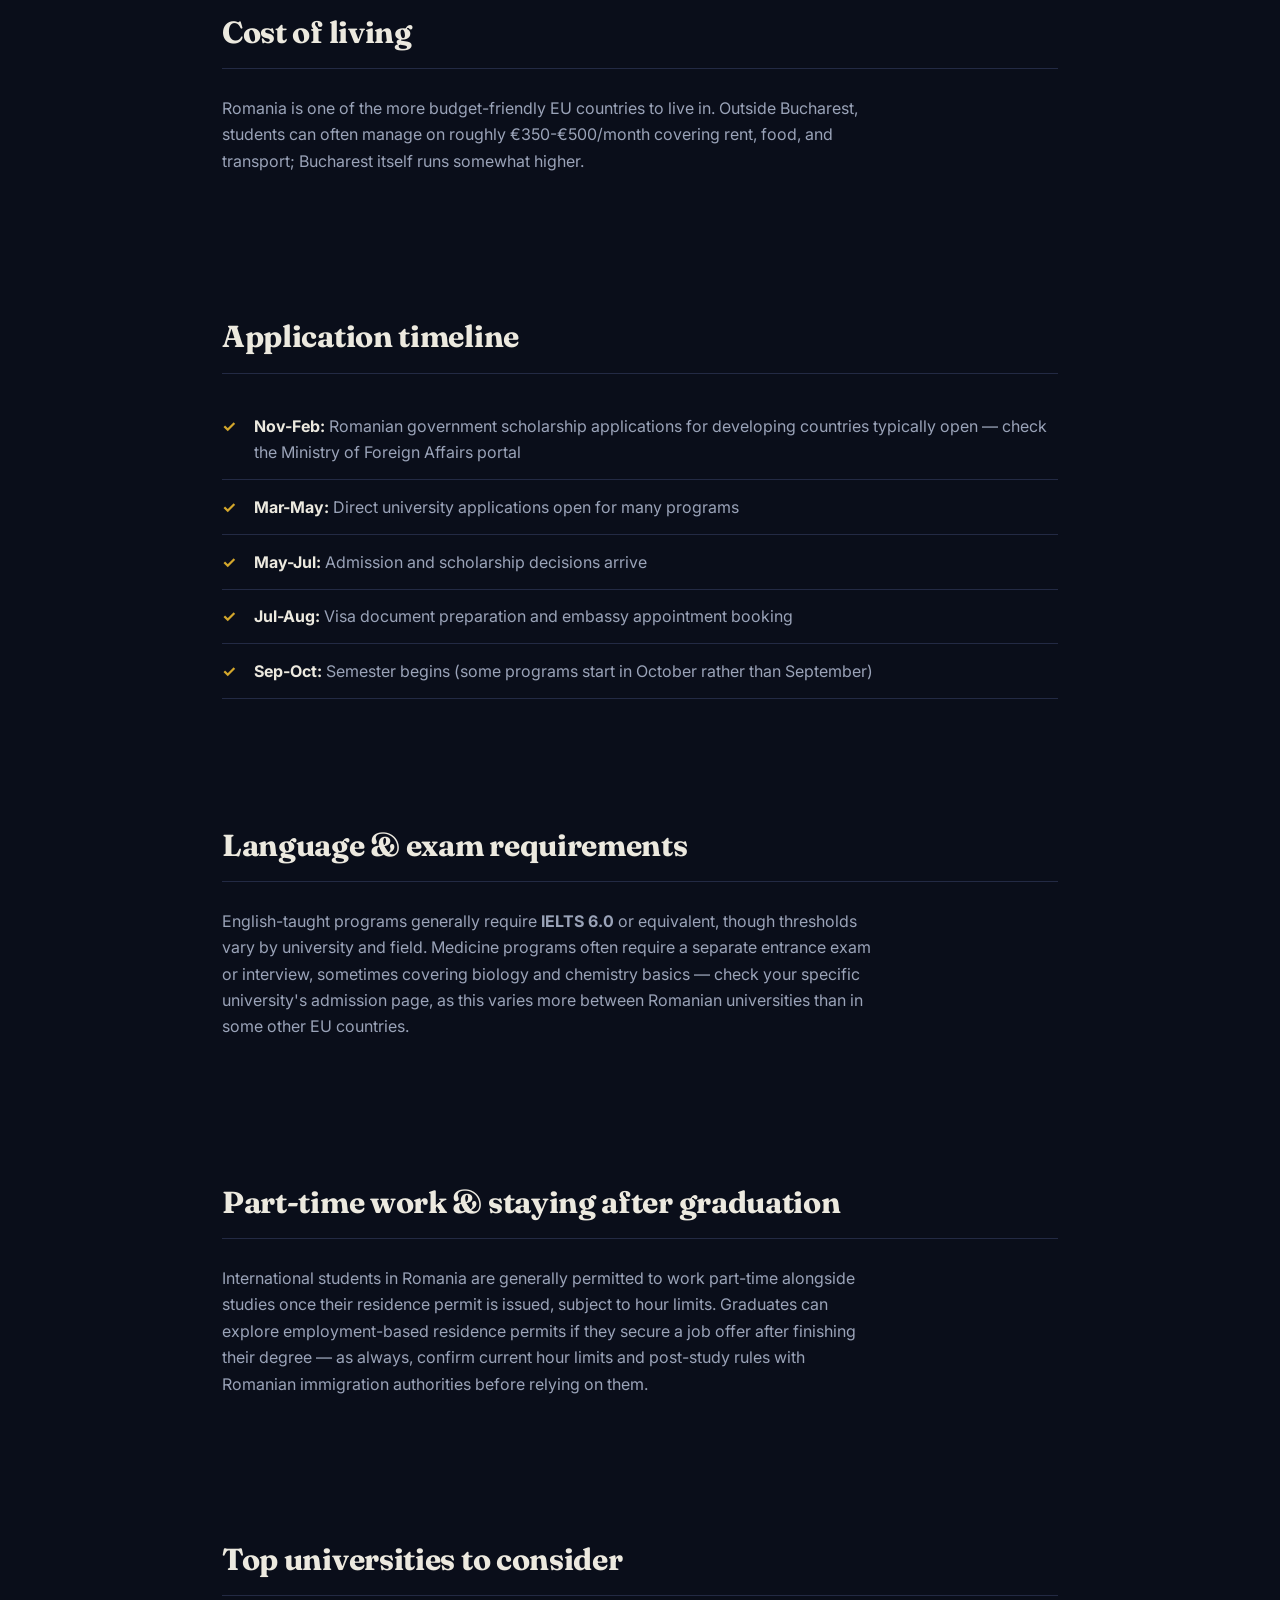
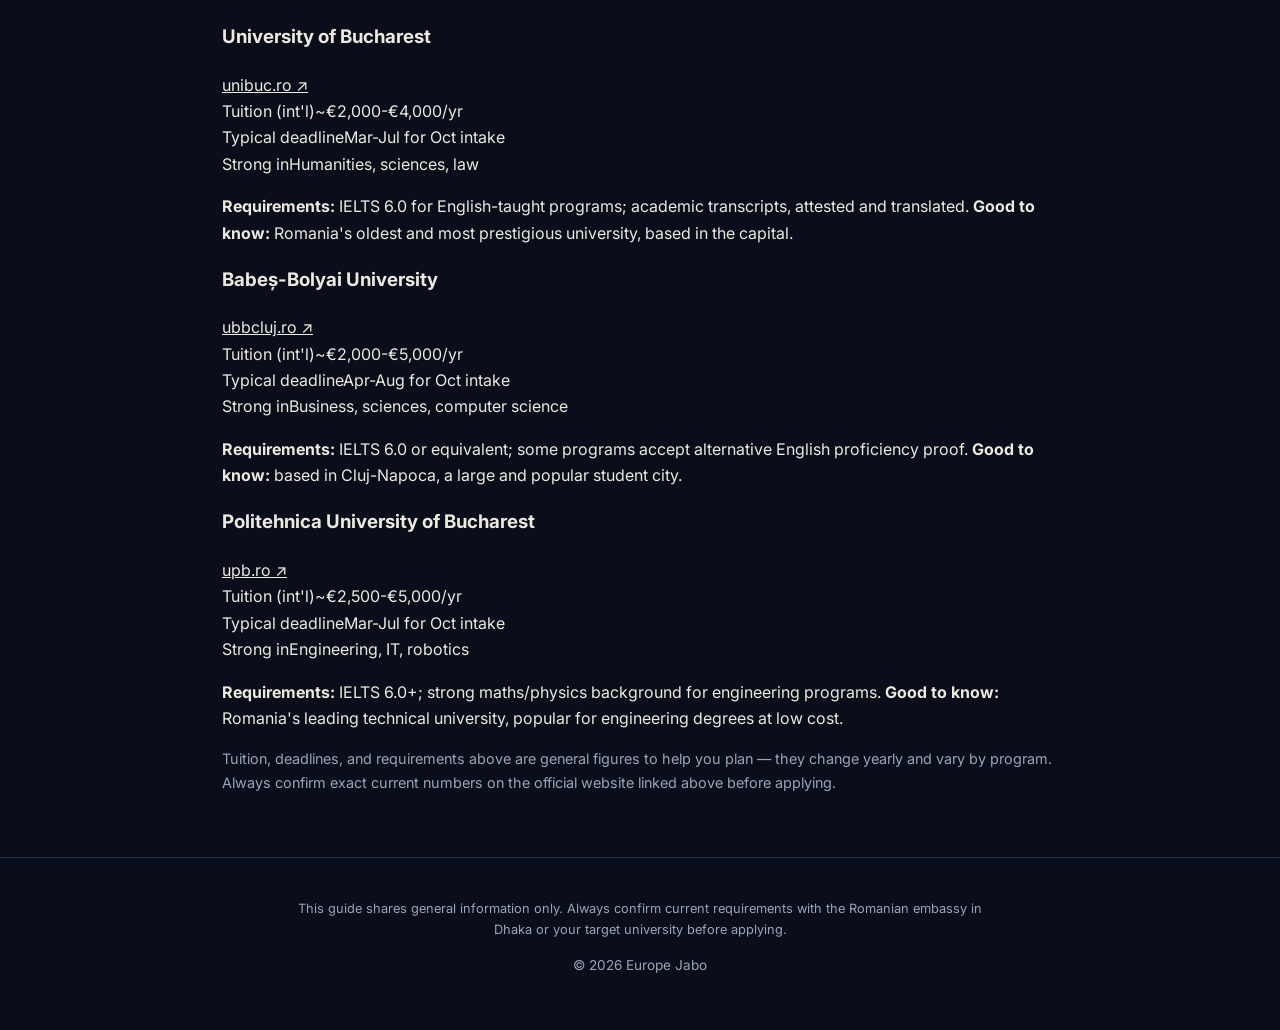
<file: countries/romania.html>
<!DOCTYPE html>
<html lang="en">
<head>
  <meta charset="UTF-8">
  <meta name="viewport" content="width=device-width, initial-scale=1.0">
  <title>Study in Romania — Guide for Bangladeshi Students</title>
  <meta name="description" content="Low tuition fees, English-taught programs, residence permit process, and cost of living in Romania for Bangladeshi students.">
  <link rel="preconnect" href="https://fonts.googleapis.com">
  <link href="https://fonts.googleapis.com/css2?family=Fraunces:wght@500;600&family=Inter:wght@400;500&family=JetBrains+Mono:wght@500&display=swap" rel="stylesheet">
  <link rel="stylesheet" href="../style.css">
</head>
<body>

  <header class="site-header">
    <a href="../index.html" class="logo">Europe<span> Jabo</span></a>
    <nav>
      <a href="../index.html#countries">Countries</a>
      <a href="../index.html#scholarships">Scholarships</a>
      <a href="../index.html#visa">Visa Guide</a>
      <a href="../index.html#about">About</a>
    </nav>
  </header>

  <section class="hero">
    <span class="eyebrow">Country guide</span>
    <h1>Studying in Romania</h1>
    <p>Romania offers some of the lowest tuition fees in the EU, with a growing number of English-taught bachelor's and master's programs, especially in medicine, engineering, and business.</p>
  </section>

  <section class="section">
    <h2>Tuition &amp; scholarships</h2>
    <p style="color:var(--text-soft); max-width:65ch;">
      Public university tuition for international students in Romania is often among the most affordable in the EU, commonly in the range of €2,000-€5,000/year depending on the field (medicine tends to be higher). The Romanian government also offers scholarships for students from developing countries, including Bangladesh, covering tuition and providing a modest monthly allowance — competition exists but acceptance rates are generally more accessible than in Western Europe.
    </p>
  </section>

  <section class="section">
    <h2>Visa &amp; residence permit checklist</h2>
    <ul class="checklist">
      <li>University acceptance/enrollment letter</li>
      <li>Valid passport (6+ months beyond intended stay)</li>
      <li>Proof of financial means (bank statement or scholarship letter)</li>
      <li>Proof of accommodation in Romania</li>
      <li>Health insurance valid for Romania</li>
      <li>Academic transcripts and certificates (translated/attested if required)</li>
      <li>Long-stay (type D) student visa application at the Romanian embassy in Dhaka</li>
      <li>After arrival: register for a residence permit with Romanian immigration authorities within the required timeframe</li>
    </ul>
  </section>

  <section class="section">
    <h2>Cost of living</h2>
    <p style="color:var(--text-soft); max-width:65ch;">
      Romania is one of the more budget-friendly EU countries to live in. Outside Bucharest, students can often manage on roughly €350-€500/month covering rent, food, and transport; Bucharest itself runs somewhat higher.
    </p>
  </section>

  <section class="section">
    <h2>Application timeline</h2>
    <ul class="checklist">
      <li><strong>Nov-Feb:</strong> Romanian government scholarship applications for developing countries typically open — check the Ministry of Foreign Affairs portal</li>
      <li><strong>Mar-May:</strong> Direct university applications open for many programs</li>
      <li><strong>May-Jul:</strong> Admission and scholarship decisions arrive</li>
      <li><strong>Jul-Aug:</strong> Visa document preparation and embassy appointment booking</li>
      <li><strong>Sep-Oct:</strong> Semester begins (some programs start in October rather than September)</li>
    </ul>
  </section>

  <section class="section">
    <h2>Language &amp; exam requirements</h2>
    <p style="color:var(--text-soft); max-width:65ch;">
      English-taught programs generally require <strong>IELTS 6.0</strong> or equivalent, though thresholds vary by university and field. Medicine programs often require a separate entrance exam or interview, sometimes covering biology and chemistry basics — check your specific university's admission page, as this varies more between Romanian universities than in some other EU countries.
    </p>
  </section>

  <section class="section">
    <h2>Part-time work &amp; staying after graduation</h2>
    <p style="color:var(--text-soft); max-width:65ch;">
      International students in Romania are generally permitted to work part-time alongside studies once their residence permit is issued, subject to hour limits. Graduates can explore employment-based residence permits if they secure a job offer after finishing their degree — as always, confirm current hour limits and post-study rules with Romanian immigration authorities before relying on them.
    </p>
  </section>

  <section class="section">
    <h2>Top universities to consider</h2>

    <div class="uni-block">
      <div class="uni-head">
        <h3>University of Bucharest</h3>
        <a href="https://unibuc.ro/en/" class="uni-link" target="_blank" rel="noopener">unibuc.ro ↗</a>
      </div>
      <div class="uni-facts">
        <div class="fact"><span class="fact-label">Tuition (int'l)</span><span class="fact-value">~€2,000-€4,000/yr</span></div>
        <div class="fact"><span class="fact-label">Typical deadline</span><span class="fact-value">Mar-Jul for Oct intake</span></div>
        <div class="fact"><span class="fact-label">Strong in</span><span class="fact-value">Humanities, sciences, law</span></div>
      </div>
      <p class="uni-note"><strong>Requirements:</strong> IELTS 6.0 for English-taught programs; academic transcripts, attested and translated. <strong>Good to know:</strong> Romania's oldest and most prestigious university, based in the capital.</p>
    </div>

    <div class="uni-block">
      <div class="uni-head">
        <h3>Babeș-Bolyai University</h3>
        <a href="https://www.ubbcluj.ro/en/" class="uni-link" target="_blank" rel="noopener">ubbcluj.ro ↗</a>
      </div>
      <div class="uni-facts">
        <div class="fact"><span class="fact-label">Tuition (int'l)</span><span class="fact-value">~€2,000-€5,000/yr</span></div>
        <div class="fact"><span class="fact-label">Typical deadline</span><span class="fact-value">Apr-Aug for Oct intake</span></div>
        <div class="fact"><span class="fact-label">Strong in</span><span class="fact-value">Business, sciences, computer science</span></div>
      </div>
      <p class="uni-note"><strong>Requirements:</strong> IELTS 6.0 or equivalent; some programs accept alternative English proficiency proof. <strong>Good to know:</strong> based in Cluj-Napoca, a large and popular student city.</p>
    </div>

    <div class="uni-block">
      <div class="uni-head">
        <h3>Politehnica University of Bucharest</h3>
        <a href="https://upb.ro/en/" class="uni-link" target="_blank" rel="noopener">upb.ro ↗</a>
      </div>
      <div class="uni-facts">
        <div class="fact"><span class="fact-label">Tuition (int'l)</span><span class="fact-value">~€2,500-€5,000/yr</span></div>
        <div class="fact"><span class="fact-label">Typical deadline</span><span class="fact-value">Mar-Jul for Oct intake</span></div>
        <div class="fact"><span class="fact-label">Strong in</span><span class="fact-value">Engineering, IT, robotics</span></div>
      </div>
      <p class="uni-note"><strong>Requirements:</strong> IELTS 6.0+; strong maths/physics background for engineering programs. <strong>Good to know:</strong> Romania's leading technical university, popular for engineering degrees at low cost.</p>
    </div>

    <p style="color:var(--text-soft); font-size:0.9rem; margin-top:1rem;">Tuition, deadlines, and requirements above are general figures to help you plan — they change yearly and vary by program. Always confirm exact current numbers on the official website linked above before applying.</p>
  </section>

  <footer>
    <p class="disclaimer">This guide shares general information only. Always confirm current requirements with the Romanian embassy in Dhaka or your target university before applying.</p>
    <p>&copy; 2026 Europe Jabo</p>
  </footer>

  <script src="../script.js"></script>
</body>
</html>
</file>
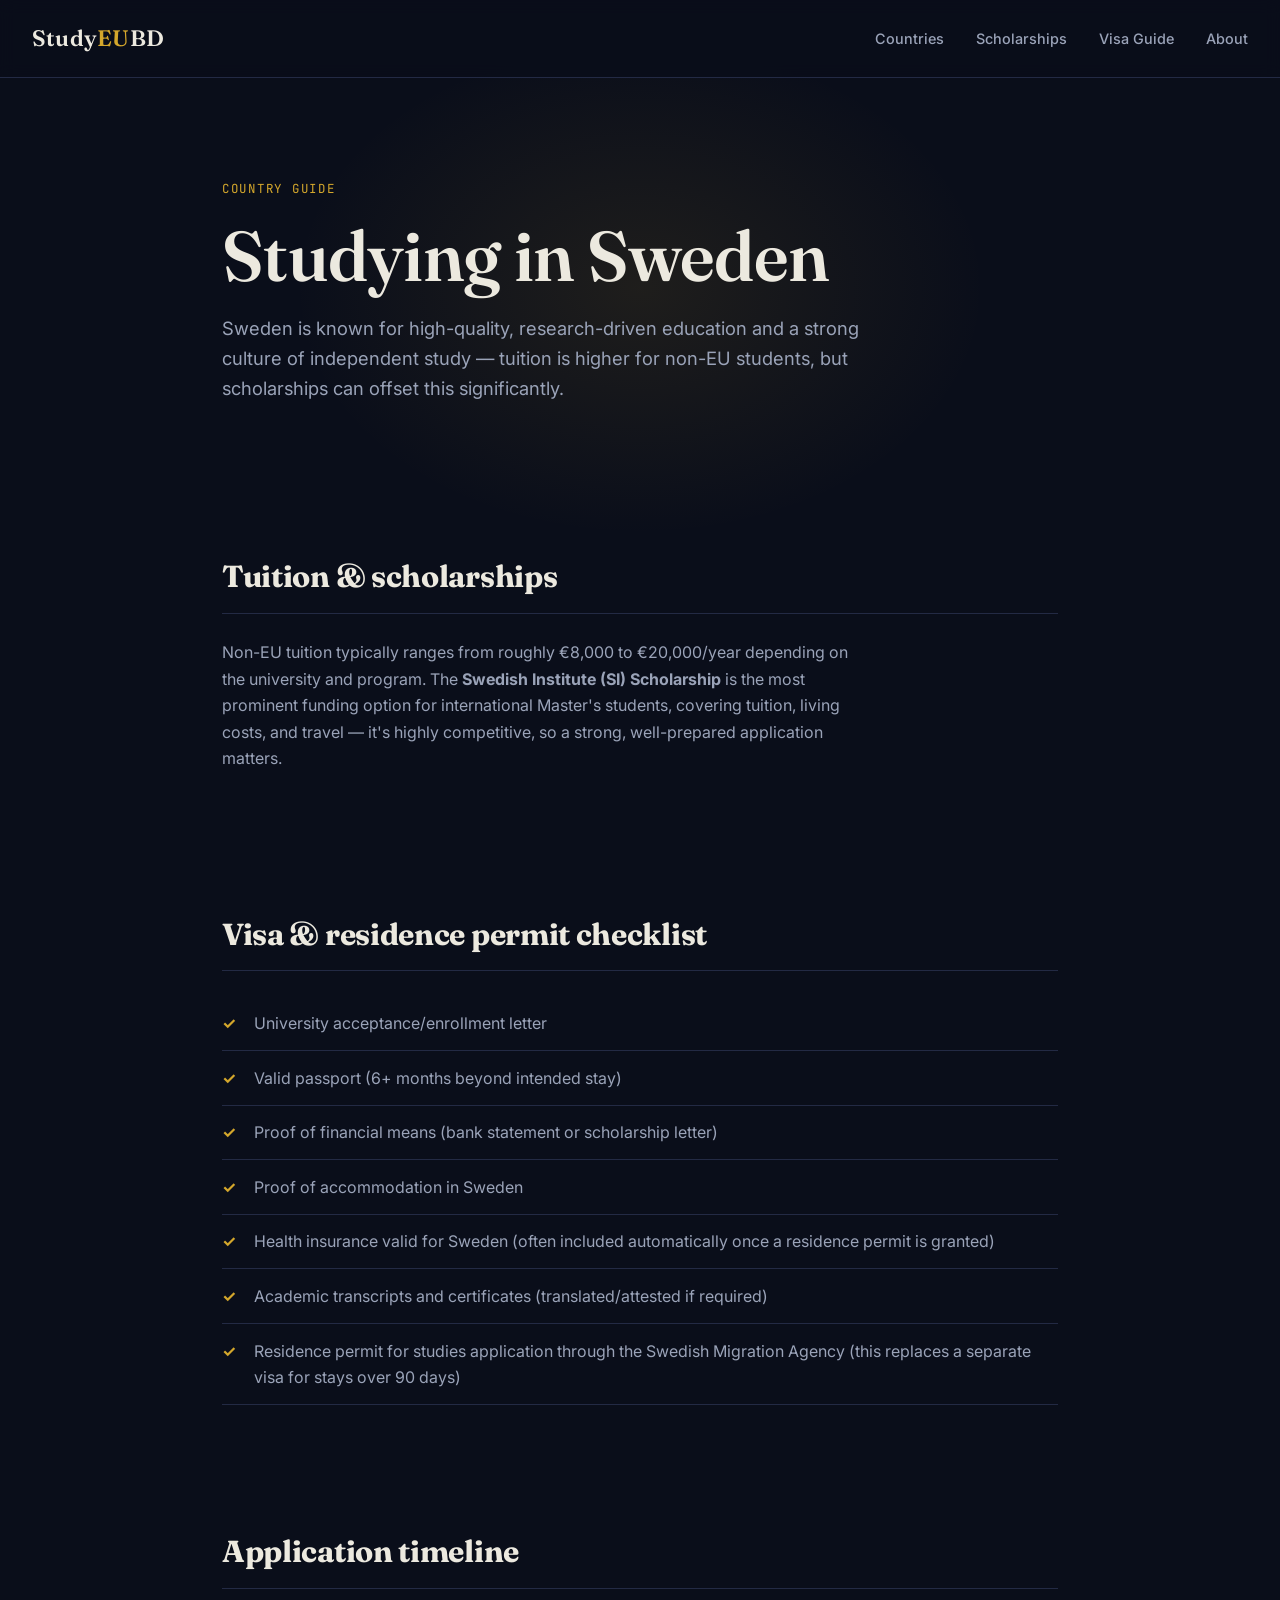
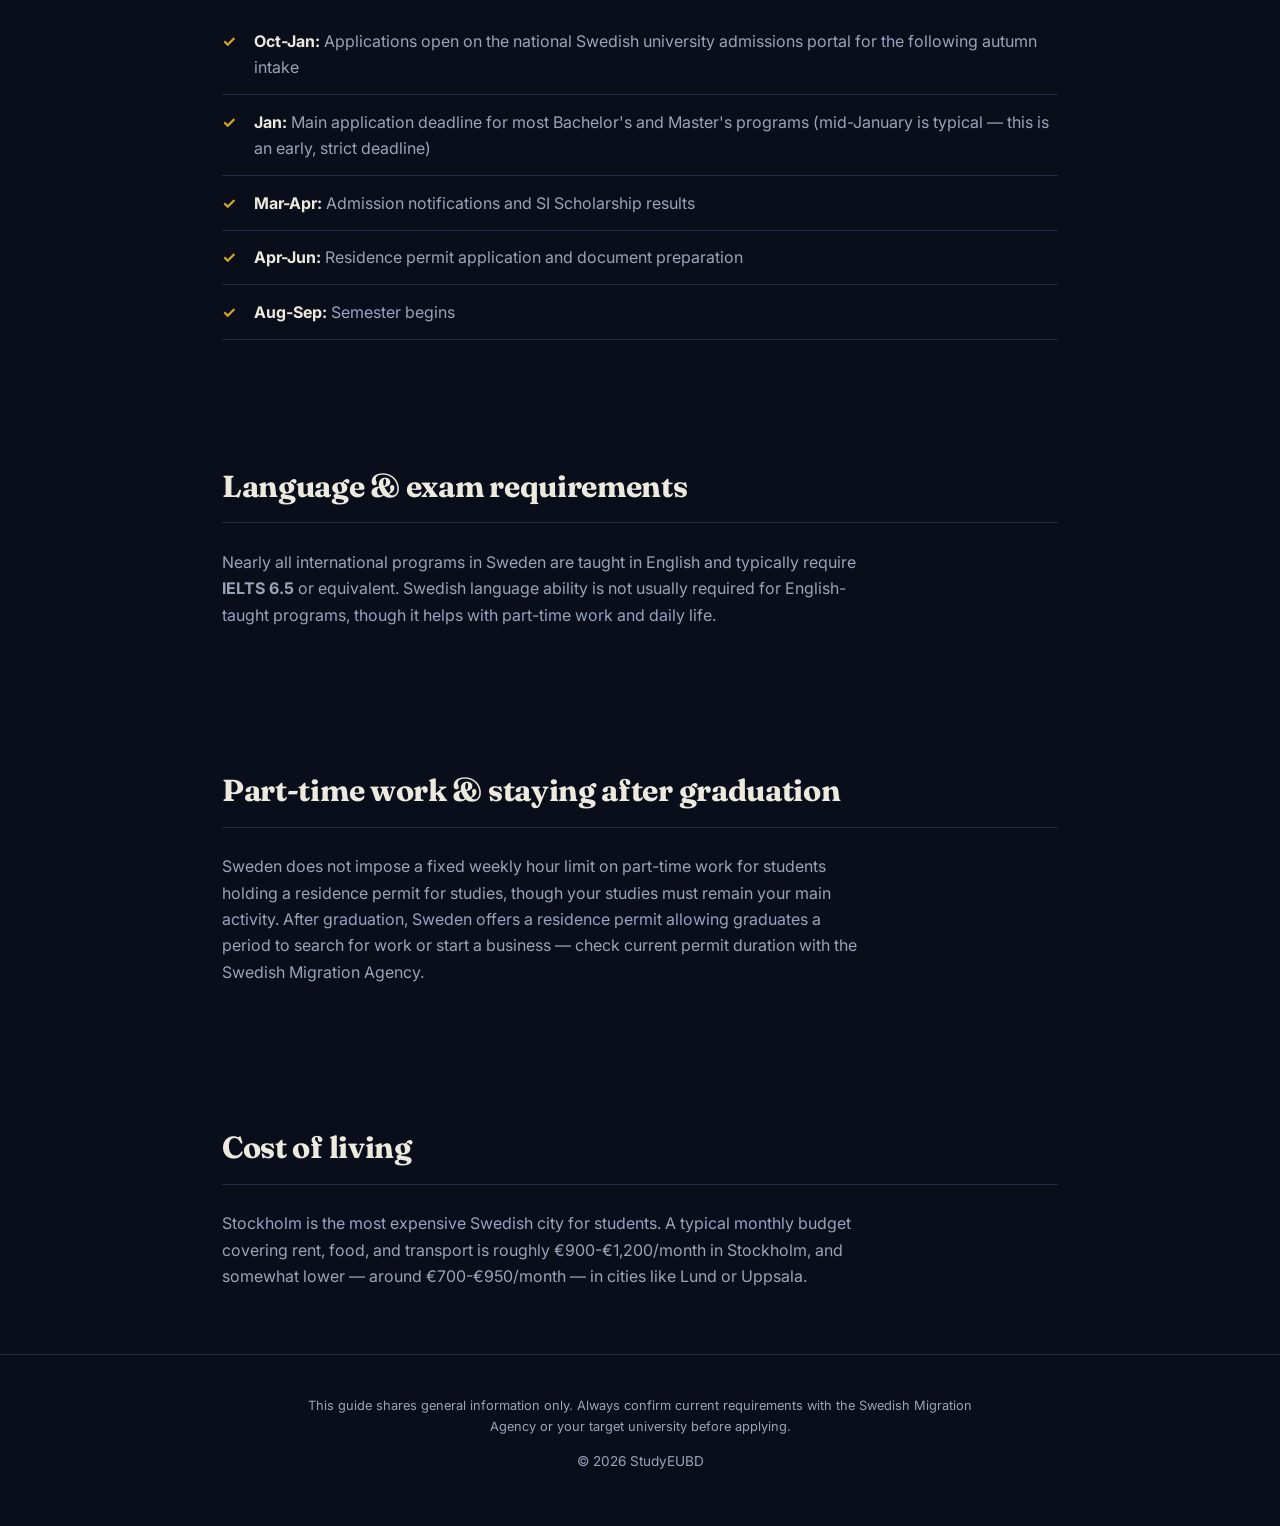
<file: countries/sweden.html>
<!DOCTYPE html>
<html lang="en">
<head>
  <meta charset="UTF-8">
  <meta name="viewport" content="width=device-width, initial-scale=1.0">
  <title>Study in Sweden — Guide for Bangladeshi Students</title>
  <meta name="description" content="SI scholarships, tuition costs, residence permit requirements, and cost of living in Sweden for Bangladeshi students.">
  <link rel="preconnect" href="https://fonts.googleapis.com">
  <link href="https://fonts.googleapis.com/css2?family=Fraunces:wght@500;600&family=Inter:wght@400;500&family=JetBrains+Mono:wght@500&display=swap" rel="stylesheet">
  <link rel="stylesheet" href="../style.css">
</head>
<body>

  <header class="site-header">
    <a href="../index.html" class="logo">Study<span>EU</span>BD</a>
    <nav>
      <a href="../index.html#countries">Countries</a>
      <a href="../index.html#scholarships">Scholarships</a>
      <a href="../index.html#visa">Visa Guide</a>
      <a href="../index.html#about">About</a>
    </nav>
  </header>

  <section class="hero">
    <span class="eyebrow">Country guide</span>
    <h1>Studying in Sweden</h1>
    <p>Sweden is known for high-quality, research-driven education and a strong culture of independent study — tuition is higher for non-EU students, but scholarships can offset this significantly.</p>
  </section>

  <section class="section">
    <h2>Tuition &amp; scholarships</h2>
    <p style="color:var(--text-soft); max-width:65ch;">
      Non-EU tuition typically ranges from roughly €8,000 to €20,000/year depending on the university and program. The <strong>Swedish Institute (SI) Scholarship</strong> is the most prominent funding option for international Master's students, covering tuition, living costs, and travel — it's highly competitive, so a strong, well-prepared application matters.
    </p>
  </section>

  <section class="section">
    <h2>Visa &amp; residence permit checklist</h2>
    <ul class="checklist">
      <li>University acceptance/enrollment letter</li>
      <li>Valid passport (6+ months beyond intended stay)</li>
      <li>Proof of financial means (bank statement or scholarship letter)</li>
      <li>Proof of accommodation in Sweden</li>
      <li>Health insurance valid for Sweden (often included automatically once a residence permit is granted)</li>
      <li>Academic transcripts and certificates (translated/attested if required)</li>
      <li>Residence permit for studies application through the Swedish Migration Agency (this replaces a separate visa for stays over 90 days)</li>
    </ul>
  </section>

  <section class="section">
    <h2>Application timeline</h2>
    <ul class="checklist">
      <li><strong>Oct-Jan:</strong> Applications open on the national Swedish university admissions portal for the following autumn intake</li>
      <li><strong>Jan:</strong> Main application deadline for most Bachelor's and Master's programs (mid-January is typical — this is an early, strict deadline)</li>
      <li><strong>Mar-Apr:</strong> Admission notifications and SI Scholarship results</li>
      <li><strong>Apr-Jun:</strong> Residence permit application and document preparation</li>
      <li><strong>Aug-Sep:</strong> Semester begins</li>
    </ul>
  </section>

  <section class="section">
    <h2>Language &amp; exam requirements</h2>
    <p style="color:var(--text-soft); max-width:65ch;">
      Nearly all international programs in Sweden are taught in English and typically require <strong>IELTS 6.5</strong> or equivalent. Swedish language ability is not usually required for English-taught programs, though it helps with part-time work and daily life.
    </p>
  </section>

  <section class="section">
    <h2>Part-time work &amp; staying after graduation</h2>
    <p style="color:var(--text-soft); max-width:65ch;">
      Sweden does not impose a fixed weekly hour limit on part-time work for students holding a residence permit for studies, though your studies must remain your main activity. After graduation, Sweden offers a residence permit allowing graduates a period to search for work or start a business — check current permit duration with the Swedish Migration Agency.
    </p>
  </section>

  <section class="section">
    <h2>Cost of living</h2>
    <p style="color:var(--text-soft); max-width:65ch;">
      Stockholm is the most expensive Swedish city for students. A typical monthly budget covering rent, food, and transport is roughly €900-€1,200/month in Stockholm, and somewhat lower — around €700-€950/month — in cities like Lund or Uppsala.
    </p>
  </section>

  <footer>
    <p class="disclaimer">This guide shares general information only. Always confirm current requirements with the Swedish Migration Agency or your target university before applying.</p>
    <p>&copy; 2026 StudyEUBD</p>
  </footer>

  <script src="../script.js"></script>
</body>
</html>
</file>
<file: style.css>
/* ============================================
   Study EU BD — premium dark stylesheet
   Theme: departure board / midnight visa stamp
   ============================================ */

:root {
  --bg: #0A0E1A;          /* near-black navy — night sky */
  --bg-panel: #12172A;    /* card / panel background */
  --bg-panel-hover: #171E38;
  --ink: #ECE9DF;         /* warm off-white text */
  --text-soft: #9AA3B8;   /* muted secondary text */
  --gold: #D4A72C;        /* departure-board amber */
  --stamp: #E0623F;       /* warm stamp-ink accent */
  --line: #232A44;

  --display: "Fraunces", Georgia, serif;
  --body: "Inter", system-ui, -apple-system, sans-serif;
  --mono: "JetBrains Mono", monospace;
}

* { box-sizing: border-box; }

html { scroll-behavior: smooth; }

body {
  margin: 0;
  background: var(--bg);
  color: var(--ink);
  font-family: var(--body);
  line-height: 1.65;
}

a { color: inherit; }

/* ---------- Header ---------- */
.site-header {
  display: flex;
  justify-content: space-between;
  align-items: center;
  padding: 1.25rem 2rem;
  border-bottom: 1px solid var(--line);
  background: rgba(10, 14, 26, 0.85);
  backdrop-filter: blur(8px);
  position: sticky;
  top: 0;
  z-index: 10;
}

.logo {
  font-family: var(--display);
  font-size: 1.4rem;
  font-weight: 600;
  text-decoration: none;
  letter-spacing: 0.01em;
  color: var(--ink);
}

.logo span { color: var(--gold); }

nav a {
  text-decoration: none;
  margin-left: 1.75rem;
  font-size: 0.9rem;
  font-weight: 500;
  color: var(--text-soft);
  border-bottom: 2px solid transparent;
  padding-bottom: 2px;
  transition: color 0.25s ease, border-color 0.25s ease;
}

nav a:hover { color: var(--ink); border-color: var(--gold); }

/* ---------- Hero ---------- */
.hero {
  max-width: 900px;
  margin: 0 auto;
  padding: 6rem 2rem 3.5rem;
  text-align: left;
  position: relative;
}

.hero::before {
  content: "";
  position: absolute;
  top: -40px; left: 50%;
  width: 700px; height: 500px;
  transform: translateX(-50%);
  background: radial-gradient(ellipse at center, rgba(212, 167, 44, 0.10) 0%, rgba(10,14,26,0) 70%);
  z-index: -1;
  pointer-events: none;
}

.hero .eyebrow {
  font-family: var(--mono);
  font-size: 0.78rem;
  letter-spacing: 0.14em;
  text-transform: uppercase;
  color: var(--gold);
  display: inline-block;
  margin-bottom: 1.2rem;
}

.hero h1 {
  font-family: var(--display);
  font-size: clamp(2.6rem, 6vw, 4.4rem);
  line-height: 1.04;
  letter-spacing: -0.01em;
  margin: 0 0 1.3rem;
  font-weight: 600;
  color: var(--ink);
}

.hero p {
  max-width: 55ch;
  color: var(--text-soft);
  font-size: 1.15rem;
}

/* ---------- Journey line (signature element) ---------- */
.journey {
  max-width: 900px;
  margin: 1.5rem auto 5rem;
  padding: 0 2rem;
}

.journey-track {
  display: flex;
  align-items: center;
  justify-content: space-between;
  position: relative;
  padding: 1rem 0;
}

.journey-track::before {
  content: "";
  position: absolute;
  left: 0; right: 0; top: 50%;
  border-top: 1px dashed var(--line);
  z-index: 0;
}

.stamp {
  position: relative;
  z-index: 1;
  background: var(--bg-panel);
  border: 1px solid var(--line);
  border-radius: 50%;
  width: 88px;
  height: 88px;
  display: flex;
  align-items: center;
  justify-content: center;
  flex-direction: column;
  text-align: center;
  font-family: var(--mono);
  font-size: 0.62rem;
  letter-spacing: 0.03em;
  text-transform: uppercase;
  cursor: pointer;
  text-decoration: none;
  color: var(--text-soft);
  transition: transform 0.3s ease, border-color 0.3s ease, box-shadow 0.3s ease, color 0.3s ease;
}

.stamp:hover {
  transform: scale(1.08);
  border-color: var(--gold);
  color: var(--gold);
  box-shadow: 0 0 24px rgba(212, 167, 44, 0.25);
}

.stamp strong {
  font-family: var(--display);
  font-size: 0.85rem;
  font-weight: 600;
  margin-top: 2px;
  color: var(--ink);
}

/* ---------- Section blocks ---------- */
.section {
  max-width: 900px;
  margin: 0 auto;
  padding: 3rem 2rem;
}

.section h2 {
  font-family: var(--display);
  font-size: 1.9rem;
  color: var(--ink);
  border-bottom: 1px solid var(--line);
  padding-bottom: 0.7rem;
  margin-bottom: 1.6rem;
  letter-spacing: -0.01em;
}

.card-grid {
  display: grid;
  grid-template-columns: repeat(auto-fit, minmax(230px, 1fr));
  gap: 1.25rem;
}

.card {
  background: var(--bg-panel);
  border: 1px solid var(--line);
  border-radius: 10px;
  padding: 1.5rem;
  text-decoration: none;
  color: var(--ink);
  transition: border-color 0.3s ease, transform 0.3s ease, box-shadow 0.3s ease, background 0.3s ease;
}

.card:hover {
  border-color: var(--gold);
  transform: translateY(-4px);
  background: var(--bg-panel-hover);
  box-shadow: 0 12px 32px rgba(0, 0, 0, 0.4);
}

.card .tag {
  font-family: var(--mono);
  font-size: 0.7rem;
  color: var(--stamp);
  text-transform: uppercase;
  letter-spacing: 0.1em;
}

.card h3 {
  font-family: var(--display);
  margin: 0.5rem 0 0.5rem;
  font-size: 1.3rem;
}

.card p { color: var(--text-soft); font-size: 0.94rem; margin: 0; }

/* ---------- Checklist ---------- */
.checklist {
  list-style: none;
  padding: 0;
  margin: 0;
}

.checklist li {
  padding: 0.85rem 0 0.85rem 2rem;
  border-bottom: 1px solid var(--line);
  position: relative;
  color: var(--text-soft);
}

.checklist li strong { color: var(--ink); }

.checklist li::before {
  content: "✓";
  position: absolute;
  left: 0;
  color: var(--gold);
  font-weight: bold;
}

/* ---------- Footer ---------- */
footer {
  border-top: 1px solid var(--line);
  padding: 2.5rem 2rem;
  text-align: center;
  font-size: 0.85rem;
  color: var(--text-soft);
}

footer .disclaimer {
  max-width: 700px;
  margin: 0 auto 0.8rem;
  font-size: 0.8rem;
}

/* ---------- Scroll reveal ---------- */
.hero, .section, .card, .stamp {
  opacity: 0;
  transform: translateY(28px);
  transition: opacity 0.8s ease, transform 0.8s ease;
}

.hero.in-view, .section.in-view, .card.in-view, .stamp.in-view {
  opacity: 1;
  transform: none;
}

/* ---------- Responsive ---------- */
@media (max-width: 640px) {
  .site-header { flex-direction: column; gap: 0.75rem; padding: 1rem; }
  nav a { margin: 0 0.6rem; }
  .journey-track { flex-wrap: wrap; gap: 1.5rem; justify-content: center; }
  .journey-track::before { display: none; }
}

/* Respect reduced motion */
@media (prefers-reduced-motion: reduce) {
  * { transition: none !important; scroll-behavior: auto !important; }
  .hero, .section, .card, .stamp { opacity: 1 !important; transform: none !important; }
}
</file>
